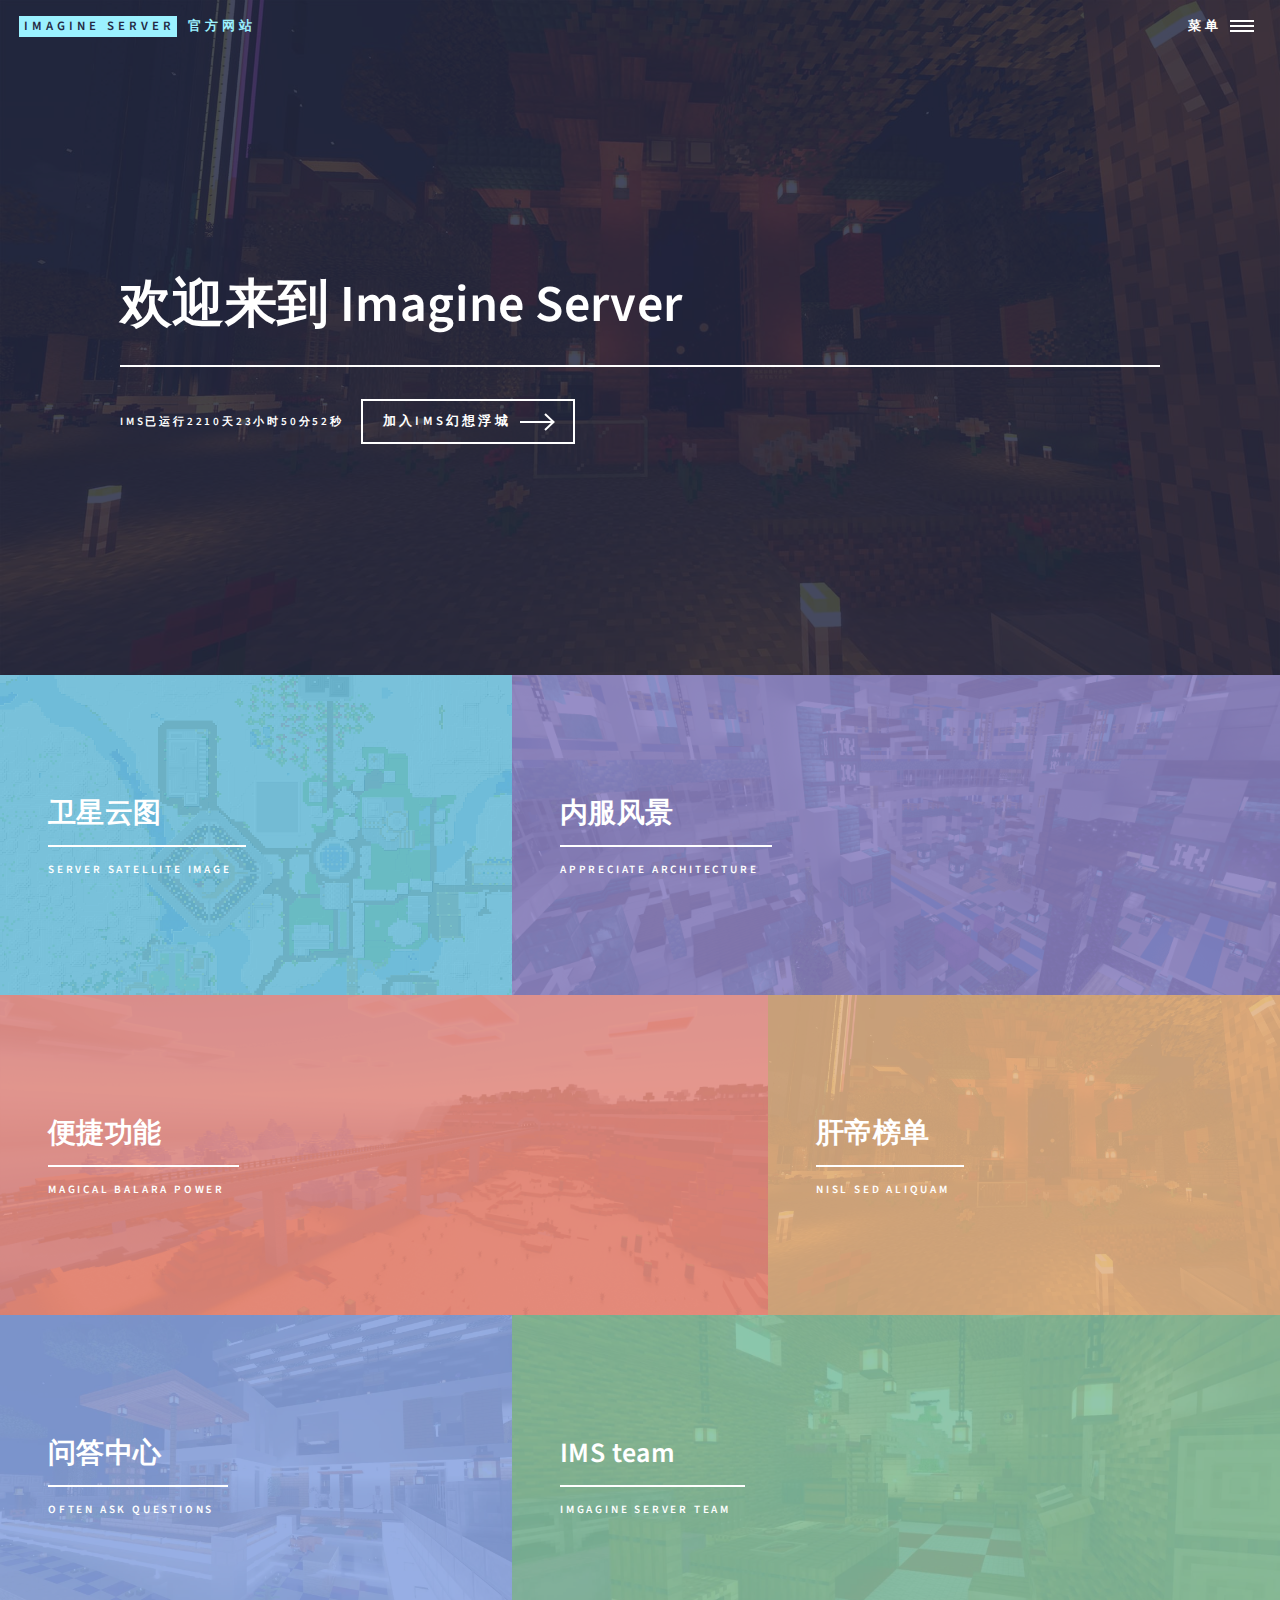
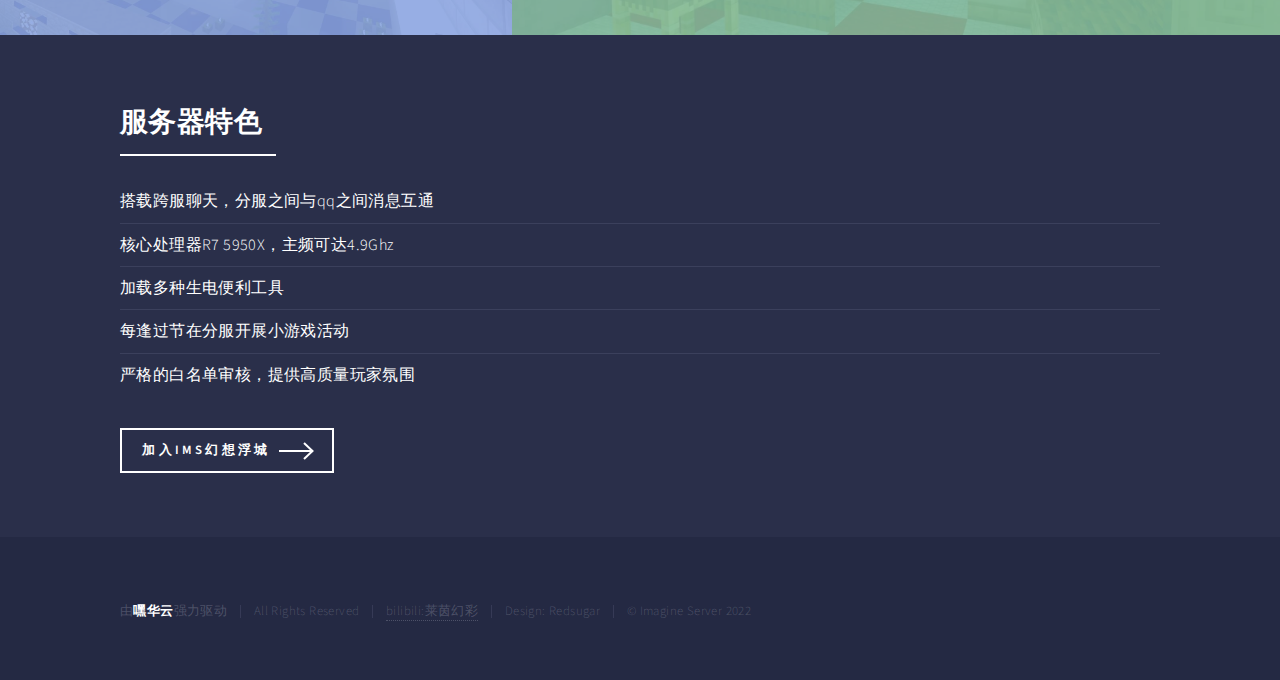
<file: index.html>
<!DOCTYPE HTML>
<!--
	Forty by HTML5 UP
	html5up.net | @ajlkn
	Free for personal and commercial use under the CCA 3.0 license (html5up.net/license)
-->
<html>
	<head>
			<title>幻想浮城生电服务器 | 官方网站</title>
			<meta charset="utf-8" />
			<meta name="keywords" content="幻想浮城,ims服务器,imsserver,幻想浮城国际服,">
			<meta name="viewport" content="width=device-width, initial-scale=1, user-scalable=no" />
			<link rel="stylesheet" href="assets/css/main.css" />
			<link rel="shortcut icon" href="images/cd.ico"/>
			<noscript><link rel="stylesheet" href="assets/css/noscript.css" /></noscript>
		</head>
	<body class="is-preload">

		<!-- Wrapper -->
			<div id="wrapper">

				<!-- Header -->
					<header id="header" class="alt">
						<a href="index.html" class="logo"><strong>Imagine  Server</strong> <span> 官方网站</span></a>
						<nav>
							<a href="#menu">菜单</a>
						</nav>
					</header>

				<!-- Menu -->
					<nav id="menu">
						<ul class="links">
							<li><a href="index.html">首页</a></li>
							<li><a href="team.html">IMS team</a></li>
							<li><a href="function.html">便捷功能</a></li>
							<li><a href="404.html">最新动态</a></li>
						</ul>
						<ul class="actions stacked">
							<li><a href="https://jq.qq.com/?_wv=1027&k=iuKYeEGl" class="button primary fit">加入玩家交流群</a></li>
						</ul>
					</nav>

				<!-- Banner -->
					<section id="banner" class="major">
						<div class="inner">
							<span class="image">
								<img src="images/pic07.jpg" alt="" />
							</span>
							<header class="major">
								<h1>欢迎来到 Imagine  Server </h1>
							</header>
							<div class="content">
								<p id="h1"></p>
								<ul class="actions ">
									<li><a href="#two" class="button next scrolly">加入IMS幻想浮城</a></li>
								</ul>
							</div>
						</div>
						
					</section>
					<script>
					window.onload=function starttime(){
					        time(h1,'2020/7/4');   
					        ptimer = setTimeout(starttime,1000); 
					}
					    function time(obj,futimg){
					        var nowtime = new Date().getTime(); 
					        var futruetime =  new Date(futimg).getTime(); 
					        var msec = nowtime-futruetime; 
					        var time = (msec/1000);  
					        var day = parseInt(time/86400); 
					        var hour = parseInt(time/3600)-24*day;    
					        var minute = parseInt(time%3600/60); 
					        var second = parseInt(time%60); 
					        obj.innerHTML="IMS已运行"+day+"天"+hour+"小时"+minute+"分"+second+"秒"+""
					}
					</script>

				<!-- Main -->
					<div id="main">

						<!-- One -->
							<section id="one" class="tiles">
								<article>
									<span class="image">
										<img src="images/pic01.png" alt="" />
									</span>
									<header class="major">
										<h3><a href="http://mc.imsmcserver.com:20410" class="link">卫星云图</a></h3>
										<p>Server satellite image</p>
									</header>
								</article>
								<article>
									<span class="image">
										<img src="images/pic28.png" alt="" />
									</span>
									<header class="major">
										<h3><a href="pic.html" class="link">内服风景</a></h3>
										<p>Appreciate architecture</p>
									</header>
								</article>
								<article>
									<span class="image">
										<img src="images/pic37.png" alt="" />
									</span>
									<header class="major">
										<h3><a href="function.html" class="link">便捷功能</a></h3>
										<p>Magical balara power</p>
									</header>
								</article>
								<article>
									<span class="image">
										<img src="./images/pic07.jpg" alt="" />
									</span>
									<header class="major">
										<h3><a href="list-w-1.html" class="link">肝帝榜单</a></h3>
										<p>Nisl sed aliquam</p>
									</header>
								</article>
								<article>
									<span class="image">
										<img src="images/pic05.jpg" alt="" />
									</span>
									<header class="major">
										<h3><a href="404.html" class="link">问答中心</a></h3>
										<p>Often ask questions</p>
									</header>
								</article>
								<article>
									<span class="image">
										<img src="images/pic02.jpg" alt="" />
									</span>
									<header class="major">
										<h3><a href="team.html" class="link">IMS team</a></h3>
										<p>imgagine server team</p>
									</header>
								</article>
							</section>

						<!-- Two -->
							<section id="two">
								<div class="inner">
									<header class="major">
										<h2>服务器特色</h2>
									</header>
									<ul class="alt">
										<li>搭载跨服聊天，分服之间与qq之间消息互通</li>
										<li>核心处理器R7 5950X，主频可达4.9Ghz</li>
										<li>加载多种生电便利工具</li>
										<li>每逢过节在分服开展小游戏活动</li>
										<li>严格的白名单审核，提供高质量玩家氛围</li>
									</ul>
									<ul class="actions">
										<li><a href="jiao.html" class="button next">加入IMS幻想浮城</a></li>
									</ul>
								</div>
							</section>

					</div>

				<!-- Contact -->
					<footer id="footer">
						<div class="inner">
							<ul class="copyright">
								<li>由<strong>嘿华云</strong>强力驱动</li><li>All Rights Reserved</li><li><a href="https://space.bilibili.com/520320534/">bilibili:莱茵幻彩</a></li><li>Design: Redsugar</li><li>&copy; Imagine Server 2022</li><!--   莱幻工作室——IMS幻想浮城服务器管理组-->
							</ul>
						</div>
					</footer>

			</div>

		<!-- Scripts -->
			<script src="assets/js/jquery.min.js"></script>
			<script src="assets/js/jquery.scrolly.min.js"></script>
			<script src="assets/js/jquery.scrollex.min.js"></script>
			<script src="assets/js/browser.min.js"></script>
			<script src="assets/js/breakpoints.min.js"></script>
			<script src="assets/js/util.js"></script>
			<script src="assets/js/main.js"></script>

	</body>
</html>
</file>
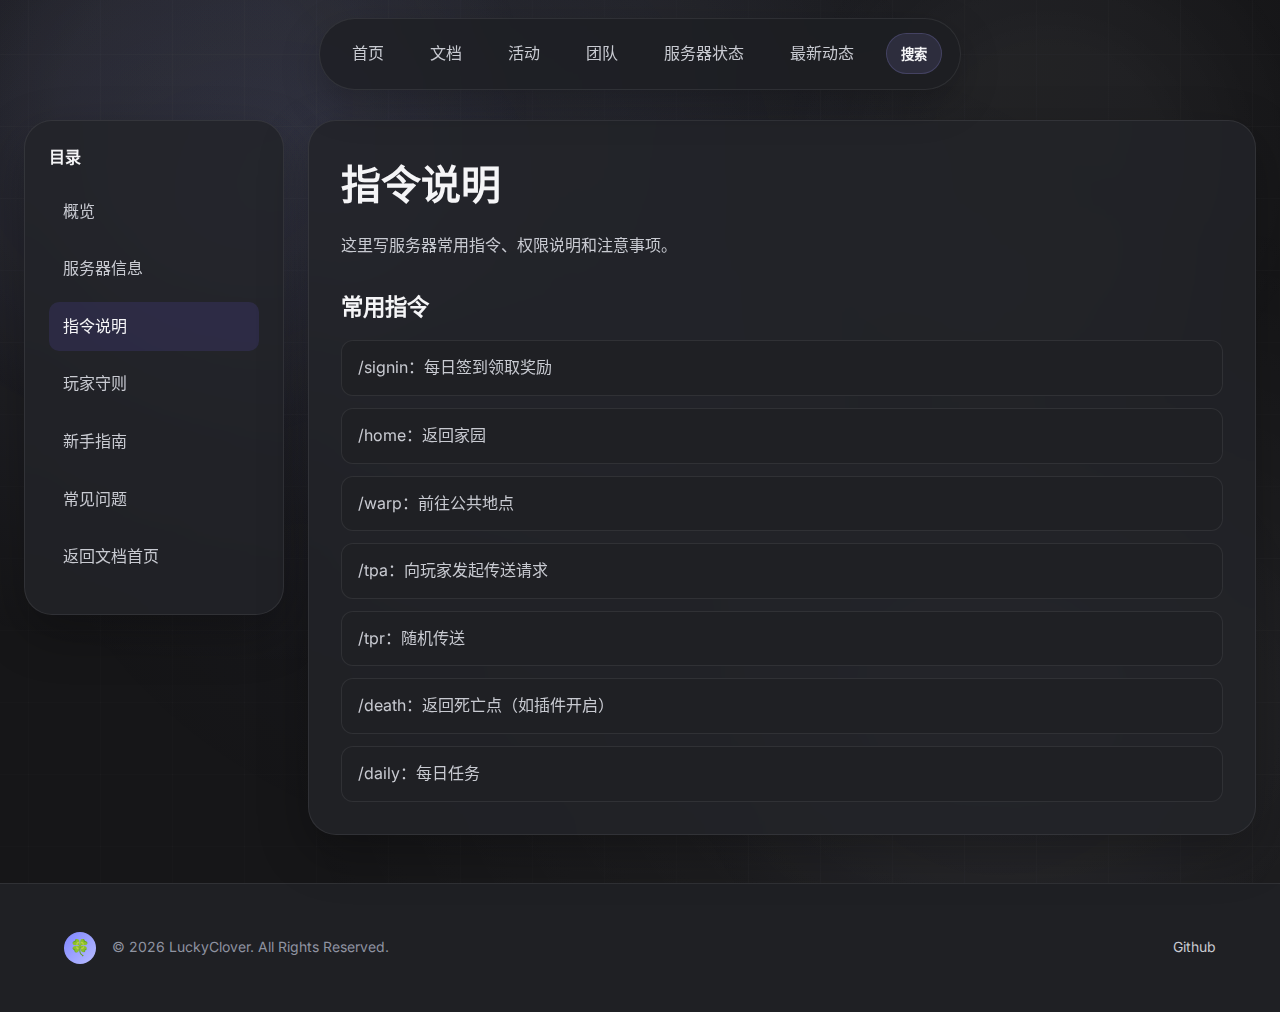
<file: docs-command-guide.html>
<!DOCTYPE html>
<html lang="zh-CN">
<head><meta charset="UTF-8"><meta name="viewport" content="width=device-width, initial-scale=1.0"><title>指令说明 - LuckyClover Docs</title><link rel="stylesheet" href="assets/css/modern-fixed.css"><link rel="shortcut icon" href="images/cd.ico"><link href="https://fonts.googleapis.com/css2?family=Inter:wght@400;500;600;700;800&display=swap" rel="stylesheet"><style>.docs-layout{display:grid;grid-template-columns:260px minmax(0,1fr);gap:24px;padding:120px 24px 48px;max-width:1440px;margin:0 auto}.docs-sidebar,.docs-content{background:var(--bg-card);border:1px solid var(--border-color);border-radius:var(--radius-lg);box-shadow:var(--shadow-card)}.docs-sidebar{padding:24px;position:sticky;top:96px;height:fit-content}.docs-sidebar h3{font-size:1rem;margin-bottom:16px;color:var(--text-primary)}.docs-sidebar a{display:block;padding:12px 14px;border-radius:10px;color:var(--text-secondary);margin-bottom:8px;transition:all .25s ease}.docs-sidebar a:hover,.docs-sidebar a.active{background:rgba(108,92,231,.14);color:var(--text-primary)}.docs-content{padding:32px;min-width:0}.docs-content h1{font-size:2.5rem;margin-bottom:14px}.docs-content h2{font-size:1.4rem;margin:28px 0 14px}.docs-content p{color:var(--text-secondary);line-height:1.85;margin-bottom:16px}.docs-list{display:grid;gap:12px;margin:16px 0 0}.docs-list .item{padding:14px 16px;border-radius:12px;background:var(--bg-secondary);border:1px solid var(--border-color);color:var(--text-secondary)}@media (max-width:1100px){.docs-layout{grid-template-columns:1fr}.docs-sidebar{position:static}}@media (max-width:768px){.docs-layout{padding-top:96px}.docs-content h1{font-size:2rem}}</style></head>
<body><header><div class="container"><div class="header-content"><a href="index.html" class="logo"><div class="logo-icon">🍀</div><span>LuckyClover</span></a><button class="mobile-menu-btn" onclick="toggleMenu()"><span></span><span></span><span></span></button><nav><a href="index.html">首页</a><a href="docs.html">文档</a><a href="huodong.html">活动</a><a href="team.html">团队</a><a href="status.html">服务器状态</a><a href="note.html">最新动态</a><button class="docs-search-btn" type="button" onclick="openDocsSearch()">搜索</button></nav></div></div></header><main class="docs-layout"><aside class="docs-sidebar"><h3>目录</h3><a href="docs-overview.html">概览</a><a href="docs-server-info.html">服务器信息</a><a class="active" href="docs-command-guide.html">指令说明</a><a href="docs-rules.html">玩家守则</a><a href="docs-guide.html">新手指南</a><a href="docs-faq.html">常见问题</a><a href="docs.html">返回文档首页</a></aside><section class="docs-content"><h1>指令说明</h1><p>这里写服务器常用指令、权限说明和注意事项。</p><h2>常用指令</h2><div class="docs-list"><div class="item">/signin：每日签到领取奖励</div><div class="item">/home：返回家园</div><div class="item">/warp：前往公共地点</div><div class="item">/tpa：向玩家发起传送请求</div><div class="item">/tpr：随机传送</div><div class="item">/death：返回死亡点（如插件开启）</div><div class="item">/daily：每日任务</div></div></section></main><footer><div class="container"><div class="footer-content"><div class="footer-left"><div class="logo-icon" style="width:32px;height:32px;font-size:1rem;">🍀</div><p>© 2026 LuckyClover. All Rights Reserved.</p></div><div class="footer-right"><a href="https://github.com/beeeee-really">Github</a></div></div></div></footer><div class="docs-search-modal" id="docs-search-modal" aria-hidden="true"><div class="docs-search-panel"><input id="docs-modal-input" type="text" placeholder="搜索文档，按 Ctrl + K"><div class="docs-search-results" id="docs-modal-results"></div></div></div><script>function toggleMenu(){document.querySelector('nav').classList.toggle('active')}document.querySelectorAll('nav a').forEach(link=>link.addEventListener('click',()=>{if(window.innerWidth<=768)document.querySelector('nav').classList.remove('active')}));const docsModal=document.getElementById('docs-search-modal');const docsModalInput=document.getElementById('docs-modal-input');const docsModalResults=document.getElementById('docs-modal-results');const docsPages=[{title:'概览',href:'docs-overview.html',desc:'快速了解服务器与文档结构。',keywords:'概览 快速了解 介绍'},{title:'服务器信息',href:'docs-server-info.html',desc:'查看服务器地址、版本、模式等信息。',keywords:'服务器信息 ip 版本 模式'},{title:'指令说明',href:'docs-command-guide.html',desc:'整理常用指令与权限说明。',keywords:'指令 说明 命令'},{title:'玩家守则',href:'docs-rules.html',desc:'服务器内的行为规范和注意事项。',keywords:'玩家守则 规则 纪律'},{title:'新手指南',href:'docs-guide.html',desc:'新玩家入服流程与基础说明。',keywords:'新手 指南 入服 教程'},{title:'常见问题',href:'docs-faq.html',desc:'常见疑问和快速解答。',keywords:'常见问题 faq 问答'}];function renderDocsResults(query){const text=query.trim().toLowerCase();const items=docsPages.filter(page=>`${page.title} ${page.desc} ${page.keywords}`.toLowerCase().includes(text));docsModalResults.innerHTML=items.map(page=>`<a class="docs-search-result" href="${page.href}"><strong>${page.title}</strong><span>${page.desc}</span></a>`).join('')||'<div class="docs-search-result"><strong>没有结果</strong><span>试试别的关键词</span></div>';}function openDocsSearch(){docsModal.classList.add('active');docsModal.setAttribute('aria-hidden','false');docsModalInput.value='';renderDocsResults('');setTimeout(()=>docsModalInput.focus(),0);}function closeDocsSearch(){docsModal.classList.remove('active');docsModal.setAttribute('aria-hidden','true');}docsModalInput.addEventListener('input',()=>renderDocsResults(docsModalInput.value));docsModal.addEventListener('click',event=>{if(event.target===docsModal)closeDocsSearch()});document.addEventListener('keydown',event=>{if((event.ctrlKey||event.metaKey)&&event.key.toLowerCase()==='k'){event.preventDefault();openDocsSearch()}if(event.key==='Escape')closeDocsSearch()});</script></body></html>
</file>
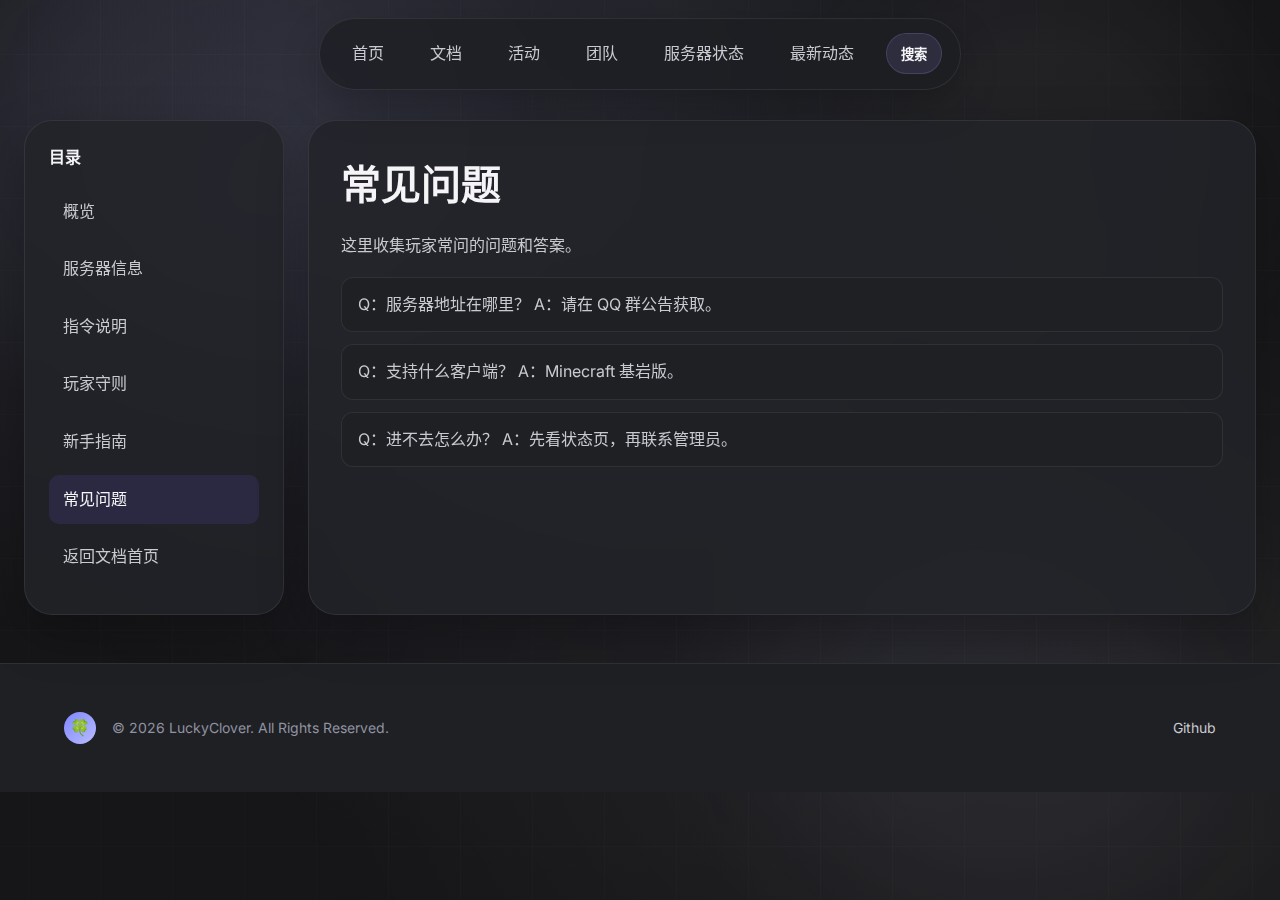
<file: docs-faq.html>
<!DOCTYPE html>
<html lang="zh-CN">
<head><meta charset="UTF-8"><meta name="viewport" content="width=device-width, initial-scale=1.0">
  <meta name="description" content="查看 LuckyClover 常见问题与解答，快速解决新玩家和日常游玩中的疑问。"><title>常见问题 - LuckyClover Docs</title><link rel="stylesheet" href="assets/css/modern-fixed.css"><link rel="icon" href="images/cd.ico"><link href="https://fonts.googleapis.com/css2?family=Inter:wght@400;500;600;700;800&display=swap" rel="stylesheet"><style>.docs-layout{display:grid;grid-template-columns:260px minmax(0,1fr);gap:24px;padding:120px 24px 48px;max-width:1440px;margin:0 auto}.docs-sidebar,.docs-content{background:var(--bg-card);border:1px solid var(--border-color);border-radius:var(--radius-lg);box-shadow:var(--shadow-card)}.docs-sidebar{padding:24px;position:sticky;top:96px;height:fit-content}.docs-sidebar h3{font-size:1rem;margin-bottom:16px;color:var(--text-primary)}.docs-sidebar a{display:block;padding:12px 14px;border-radius:10px;color:var(--text-secondary);margin-bottom:8px;transition:all .25s ease}.docs-sidebar a:hover,.docs-sidebar a.active{background:rgba(108,92,231,.14);color:var(--text-primary)}.docs-content{padding:32px;min-width:0}.docs-content h1{font-size:2.5rem;margin-bottom:14px}.docs-content h2{font-size:1.4rem;margin:28px 0 14px}.docs-content p{color:var(--text-secondary);line-height:1.85;margin-bottom:16px}.docs-list{display:grid;gap:12px;margin:16px 0 0}.docs-list .item{padding:14px 16px;border-radius:12px;background:var(--bg-secondary);border:1px solid var(--border-color);color:var(--text-secondary)}@media (max-width:1100px){.docs-layout{grid-template-columns:1fr}.docs-sidebar{position:static}}@media (max-width:768px){.docs-layout{padding-top:96px}.docs-content h1{font-size:2rem}}</style></head>
<body><header><div class="container"><div class="header-content"><a href="index.html" class="logo"><div class="logo-icon">🍀</div><span>LuckyClover</span></a><button class="mobile-menu-btn" type="button" onclick="toggleMenu()" aria-label="切换菜单" aria-controls="main-nav" aria-expanded="false"><span></span><span></span><span></span></button><nav id="main-nav"><a href="index.html">首页</a><a href="docs.html" class="active" aria-current="page">文档</a><a href="huodong.html">活动</a><a href="team.html">团队</a><a href="status.html">服务器状态</a><a href="note.html">最新动态</a><button class="docs-search-btn" type="button" onclick="openDocsSearch()">搜索</button></nav></div></div></header><main class="docs-layout"><aside class="docs-sidebar"><h3>目录</h3><a href="docs-overview.html">概览</a><a href="docs-server-info.html">服务器信息</a><a href="docs-command-guide.html">指令说明</a><a href="docs-rules.html">玩家守则</a><a href="docs-guide.html">新手指南</a><a class="active" href="docs-faq.html">常见问题</a><a href="docs.html">返回文档首页</a></aside><section class="docs-content"><h1>常见问题</h1><p>这里收集玩家常问的问题和答案。</p><div class="docs-list"><div class="item">Q：服务器地址在哪里？ A：请在 QQ 群公告获取。</div><div class="item">Q：支持什么客户端？ A：Minecraft 基岩版。</div><div class="item">Q：进不去怎么办？ A：先看状态页，再联系管理员。</div></div></section></main><footer><div class="container"><div class="footer-content"><div class="footer-left"><div class="logo-icon" style="width:32px;height:32px;font-size:1rem;">🍀</div><p>© 2026 LuckyClover. All Rights Reserved.</p></div><div class="footer-right"><a href="https://github.com/beeeee-really">Github</a></div></div></div></footer><div class="docs-search-modal" id="docs-search-modal" aria-hidden="true"><div class="docs-search-panel"><input id="docs-modal-input" type="text" placeholder="搜索文档，按 Ctrl + K"><div class="docs-search-results" id="docs-modal-results"></div></div></div><script>function toggleMenu(){const nav=document.getElementById('main-nav');const button=document.querySelector('.mobile-menu-btn');const isActive=nav.classList.toggle('active');button.setAttribute('aria-expanded',isActive?'true':'false')}document.querySelectorAll('#main-nav a').forEach(link=>link.addEventListener('click',()=>{if(window.innerWidth<=768){const nav=document.getElementById('main-nav');const button=document.querySelector('.mobile-menu-btn');nav.classList.remove('active');button.setAttribute('aria-expanded','false')}}));const docsModal=document.getElementById('docs-search-modal');const docsModalInput=document.getElementById('docs-modal-input');const docsModalResults=document.getElementById('docs-modal-results');const docsPages=[{title:'概览',href:'docs-overview.html',desc:'快速了解服务器与文档结构。',keywords:'概览 快速了解 介绍'},{title:'服务器信息',href:'docs-server-info.html',desc:'查看服务器地址、版本、模式等信息。',keywords:'服务器信息 ip 版本 模式'},{title:'指令说明',href:'docs-command-guide.html',desc:'整理常用指令与权限说明。',keywords:'指令 说明 命令'},{title:'玩家守则',href:'docs-rules.html',desc:'服务器内的行为规范和注意事项。',keywords:'玩家守则 规则 纪律'},{title:'新手指南',href:'docs-guide.html',desc:'新玩家入服流程与基础说明。',keywords:'新手 指南 入服 教程'},{title:'常见问题',href:'docs-faq.html',desc:'常见疑问和快速解答。',keywords:'常见问题 faq 问答'}];function renderDocsResults(query){const text=query.trim().toLowerCase();const items=docsPages.filter(page=>`${page.title} ${page.desc} ${page.keywords}`.toLowerCase().includes(text));docsModalResults.innerHTML=items.map(page=>`<a class="docs-search-result" href="${page.href}"><strong>${page.title}</strong><span>${page.desc}</span></a>`).join('')||'<div class="docs-search-result"><strong>没有结果</strong><span>试试别的关键词</span></div>';}function openDocsSearch(){docsModal.classList.add('active');docsModal.setAttribute('aria-hidden','false');docsModalInput.value='';renderDocsResults('');setTimeout(()=>docsModalInput.focus(),0);}function closeDocsSearch(){docsModal.classList.remove('active');docsModal.setAttribute('aria-hidden','true');}docsModalInput.addEventListener('input',()=>renderDocsResults(docsModalInput.value));docsModal.addEventListener('click',event=>{if(event.target===docsModal)closeDocsSearch()});document.addEventListener('keydown',event=>{if((event.ctrlKey||event.metaKey)&&event.key.toLowerCase()==='k'){event.preventDefault();openDocsSearch()}if(event.key==='Escape')closeDocsSearch()});</script></body></html>
</file>
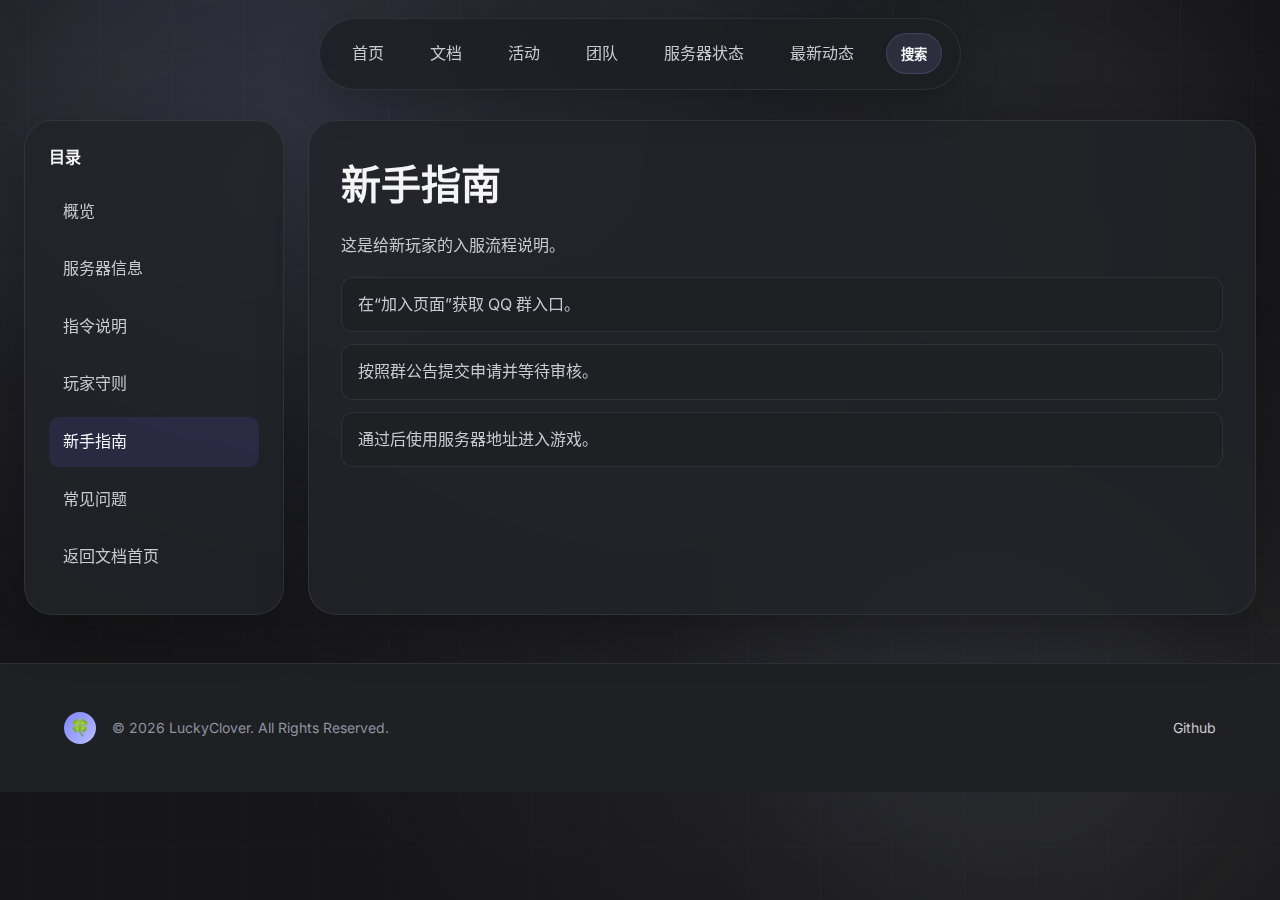
<file: docs-guide.html>
<!DOCTYPE html>
<html lang="zh-CN">
<head><meta charset="UTF-8"><meta name="viewport" content="width=device-width, initial-scale=1.0">
  <meta name="description" content="LuckyClover 新手指南，帮助新玩家快速完成入服、熟悉规则并开始游玩。"><title>新手指南 - LuckyClover Docs</title><link rel="stylesheet" href="assets/css/modern-fixed.css"><link rel="icon" href="images/cd.ico"><link href="https://fonts.googleapis.com/css2?family=Inter:wght@400;500;600;700;800&display=swap" rel="stylesheet"><style>.docs-layout{display:grid;grid-template-columns:260px minmax(0,1fr);gap:24px;padding:120px 24px 48px;max-width:1440px;margin:0 auto}.docs-sidebar,.docs-content{background:var(--bg-card);border:1px solid var(--border-color);border-radius:var(--radius-lg);box-shadow:var(--shadow-card)}.docs-sidebar{padding:24px;position:sticky;top:96px;height:fit-content}.docs-sidebar h3{font-size:1rem;margin-bottom:16px;color:var(--text-primary)}.docs-sidebar a{display:block;padding:12px 14px;border-radius:10px;color:var(--text-secondary);margin-bottom:8px;transition:all .25s ease}.docs-sidebar a:hover,.docs-sidebar a.active{background:rgba(108,92,231,.14);color:var(--text-primary)}.docs-content{padding:32px;min-width:0}.docs-content h1{font-size:2.5rem;margin-bottom:14px}.docs-content h2{font-size:1.4rem;margin:28px 0 14px}.docs-content p{color:var(--text-secondary);line-height:1.85;margin-bottom:16px}.docs-list{display:grid;gap:12px;margin:16px 0 0}.docs-list .item{padding:14px 16px;border-radius:12px;background:var(--bg-secondary);border:1px solid var(--border-color);color:var(--text-secondary)}@media (max-width:1100px){.docs-layout{grid-template-columns:1fr}.docs-sidebar{position:static}}@media (max-width:768px){.docs-layout{padding-top:96px}.docs-content h1{font-size:2rem}}</style></head>
<body><header><div class="container"><div class="header-content"><a href="index.html" class="logo"><div class="logo-icon">🍀</div><span>LuckyClover</span></a><button class="mobile-menu-btn" type="button" onclick="toggleMenu()" aria-label="切换菜单" aria-controls="main-nav" aria-expanded="false"><span></span><span></span><span></span></button><nav id="main-nav"><a href="index.html">首页</a><a href="docs.html" class="active" aria-current="page">文档</a><a href="huodong.html">活动</a><a href="team.html">团队</a><a href="status.html">服务器状态</a><a href="note.html">最新动态</a><button class="docs-search-btn" type="button" onclick="openDocsSearch()">搜索</button></nav></div></div></header><main class="docs-layout"><aside class="docs-sidebar"><h3>目录</h3><a href="docs-overview.html">概览</a><a href="docs-server-info.html">服务器信息</a><a href="docs-command-guide.html">指令说明</a><a href="docs-rules.html">玩家守则</a><a class="active" href="docs-guide.html">新手指南</a><a href="docs-faq.html">常见问题</a><a href="docs.html">返回文档首页</a></aside><section class="docs-content"><h1>新手指南</h1><p>这是给新玩家的入服流程说明。</p><div class="docs-list"><div class="item">在“加入页面”获取 QQ 群入口。</div><div class="item">按照群公告提交申请并等待审核。</div><div class="item">通过后使用服务器地址进入游戏。</div></div></section></main><footer><div class="container"><div class="footer-content"><div class="footer-left"><div class="logo-icon" style="width:32px;height:32px;font-size:1rem;">🍀</div><p>© 2026 LuckyClover. All Rights Reserved.</p></div><div class="footer-right"><a href="https://github.com/beeeee-really">Github</a></div></div></div></footer><div class="docs-search-modal" id="docs-search-modal" aria-hidden="true"><div class="docs-search-panel"><input id="docs-modal-input" type="text" placeholder="搜索文档，按 Ctrl + K"><div class="docs-search-results" id="docs-modal-results"></div></div></div><script>function toggleMenu(){const nav=document.getElementById('main-nav');const button=document.querySelector('.mobile-menu-btn');const isActive=nav.classList.toggle('active');button.setAttribute('aria-expanded',isActive?'true':'false')}document.querySelectorAll('#main-nav a').forEach(link=>link.addEventListener('click',()=>{if(window.innerWidth<=768){const nav=document.getElementById('main-nav');const button=document.querySelector('.mobile-menu-btn');nav.classList.remove('active');button.setAttribute('aria-expanded','false')}}));const docsModal=document.getElementById('docs-search-modal');const docsModalInput=document.getElementById('docs-modal-input');const docsModalResults=document.getElementById('docs-modal-results');const docsPages=[{title:'概览',href:'docs-overview.html',desc:'快速了解服务器与文档结构。',keywords:'概览 快速了解 介绍'},{title:'服务器信息',href:'docs-server-info.html',desc:'查看服务器地址、版本、模式等信息。',keywords:'服务器信息 ip 版本 模式'},{title:'指令说明',href:'docs-command-guide.html',desc:'整理常用指令与权限说明。',keywords:'指令 说明 命令'},{title:'玩家守则',href:'docs-rules.html',desc:'服务器内的行为规范和注意事项。',keywords:'玩家守则 规则 纪律'},{title:'新手指南',href:'docs-guide.html',desc:'新玩家入服流程与基础说明。',keywords:'新手 指南 入服 教程'},{title:'常见问题',href:'docs-faq.html',desc:'常见疑问和快速解答。',keywords:'常见问题 faq 问答'}];function renderDocsResults(query){const text=query.trim().toLowerCase();const items=docsPages.filter(page=>`${page.title} ${page.desc} ${page.keywords}`.toLowerCase().includes(text));docsModalResults.innerHTML=items.map(page=>`<a class="docs-search-result" href="${page.href}"><strong>${page.title}</strong><span>${page.desc}</span></a>`).join('')||'<div class="docs-search-result"><strong>没有结果</strong><span>试试别的关键词</span></div>';}function openDocsSearch(){docsModal.classList.add('active');docsModal.setAttribute('aria-hidden','false');docsModalInput.value='';renderDocsResults('');setTimeout(()=>docsModalInput.focus(),0);}function closeDocsSearch(){docsModal.classList.remove('active');docsModal.setAttribute('aria-hidden','true');}docsModalInput.addEventListener('input',()=>renderDocsResults(docsModalInput.value));docsModal.addEventListener('click',event=>{if(event.target===docsModal)closeDocsSearch()});document.addEventListener('keydown',event=>{if((event.ctrlKey||event.metaKey)&&event.key.toLowerCase()==='k'){event.preventDefault();openDocsSearch()}if(event.key==='Escape')closeDocsSearch()});</script></body></html>
</file>
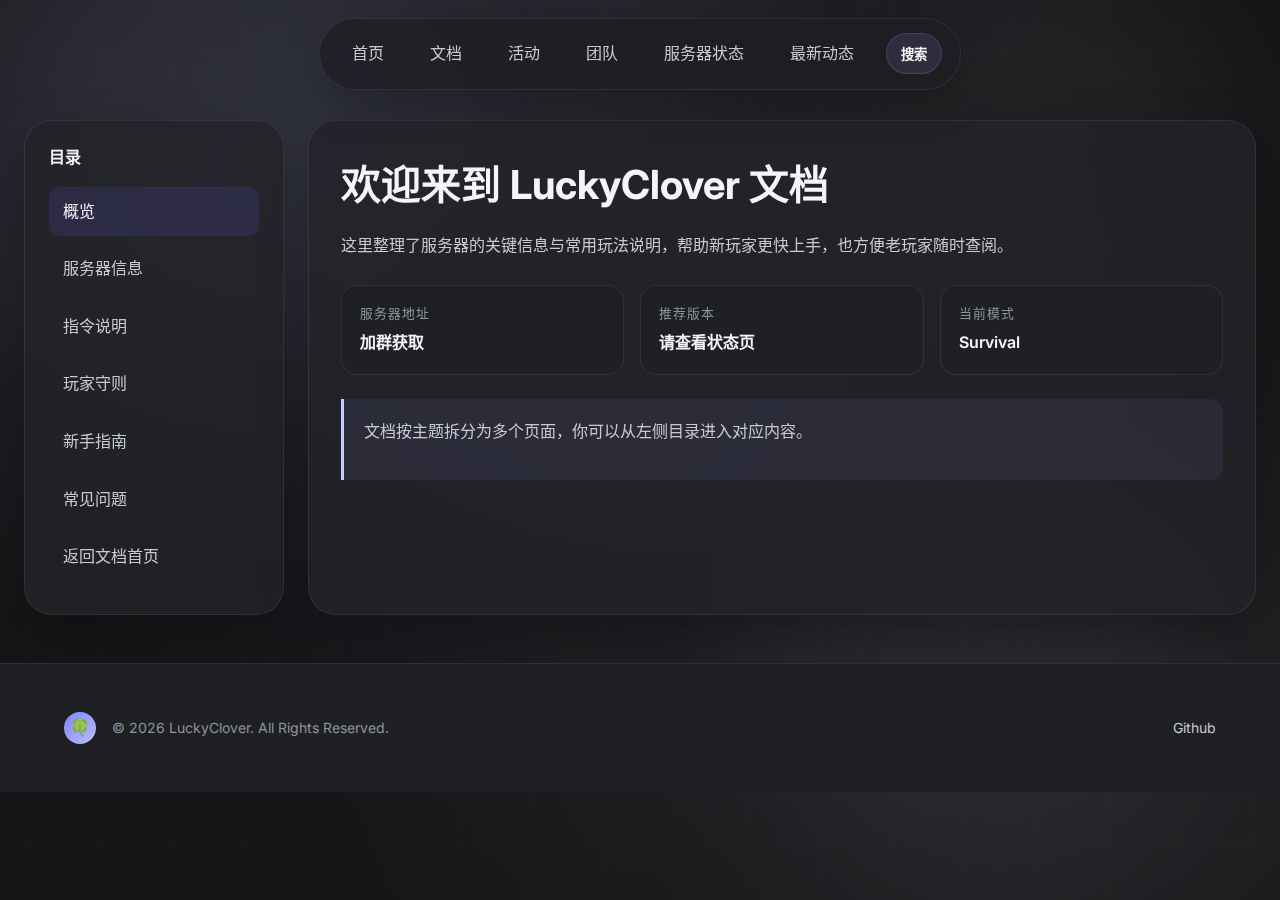
<file: docs-overview.html>
<!DOCTYPE html>
<html lang="zh-CN">
<head>
  <meta charset="UTF-8">
  <meta name="viewport" content="width=device-width, initial-scale=1.0">
  <title>概览 - LuckyClover Docs</title>
  <link rel="stylesheet" href="assets/css/modern-fixed.css">
  <link rel="shortcut icon" href="images/cd.ico">
  <link href="https://fonts.googleapis.com/css2?family=Inter:wght@400;500;600;700;800&display=swap" rel="stylesheet">
  <style>
    .docs-layout { display: grid; grid-template-columns: 260px minmax(0, 1fr); gap: 24px; padding: 120px 24px 48px; max-width: 1440px; margin: 0 auto; }
    .docs-sidebar, .docs-content { background: var(--bg-card); border: 1px solid var(--border-color); border-radius: var(--radius-lg); box-shadow: var(--shadow-card); }
    .docs-sidebar { padding: 24px; position: sticky; top: 96px; height: fit-content; }
    .docs-sidebar h3 { font-size: 1rem; margin-bottom: 16px; color: var(--text-primary); }
    .docs-sidebar a { display: block; padding: 12px 14px; border-radius: 10px; color: var(--text-secondary); margin-bottom: 8px; transition: all 0.25s ease; }
    .docs-sidebar a:hover, .docs-sidebar a.active { background: rgba(108, 92, 231, 0.14); color: var(--text-primary); }
    .docs-content { padding: 32px; min-width: 0; }
    .docs-content h1 { font-size: 2.5rem; margin-bottom: 14px; }
    .docs-content h2 { font-size: 1.4rem; margin: 28px 0 14px; }
    .docs-content p { color: var(--text-secondary); line-height: 1.85; margin-bottom: 16px; }
    .docs-card-grid { display: grid; grid-template-columns: repeat(auto-fit, minmax(220px, 1fr)); gap: 16px; margin: 24px 0; }
    .docs-card { padding: 18px; border-radius: var(--radius-md); background: var(--bg-secondary); border: 1px solid var(--border-color); }
    .docs-card .label { font-size: 0.8rem; color: var(--text-muted); margin-bottom: 6px; text-transform: uppercase; letter-spacing: 0.08em; }
    .docs-card .value { font-size: 1rem; color: var(--text-primary); font-weight: 600; word-break: break-word; }
    .docs-block { padding: 18px 18px 18px 20px; border-left: 3px solid var(--accent-secondary); background: rgba(162, 155, 254, 0.08); border-radius: 0 14px 14px 0; margin: 18px 0; }
    @media (max-width: 1100px) { .docs-layout { grid-template-columns: 1fr; } .docs-sidebar { position: static; } }
    @media (max-width: 768px) { .docs-layout { padding-top: 96px; } .docs-content h1 { font-size: 2rem; } }
  </style>
</head>
<body>
  <header>
    <div class="container"><div class="header-content">
      <a href="index.html" class="logo"><div class="logo-icon">🍀</div><span>LuckyClover</span></a>
      <button class="mobile-menu-btn" onclick="toggleMenu()"><span></span><span></span><span></span></button>
      <nav>
        <a href="index.html">首页</a><a href="docs.html">文档</a><a href="huodong.html">活动</a><a href="team.html">团队</a><a href="status.html">服务器状态</a><a href="note.html">最新动态</a><button class="docs-search-btn" type="button" onclick="openDocsSearch()">搜索</button>
      </nav>
    </div></div>
  </header>
  <main class="docs-layout">
    <aside class="docs-sidebar">
      <h3>目录</h3>
      <a class="active" href="docs-overview.html">概览</a>
      <a href="docs-server-info.html">服务器信息</a>
      <a href="docs-command-guide.html">指令说明</a>
      <a href="docs-rules.html">玩家守则</a>
      <a href="docs-guide.html">新手指南</a>
      <a href="docs-faq.html">常见问题</a>
      <a href="docs.html">返回文档首页</a>
    </aside>
    <section class="docs-content">
      <h1>欢迎来到 LuckyClover 文档</h1>
      <p>这里整理了服务器的关键信息与常用玩法说明，帮助新玩家更快上手，也方便老玩家随时查阅。</p>
      <div class="docs-card-grid">
        <div class="docs-card"><div class="label">服务器地址</div><div class="value">加群获取</div></div>
        <div class="docs-card"><div class="label">推荐版本</div><div class="value">请查看状态页</div></div>
        <div class="docs-card"><div class="label">当前模式</div><div class="value">Survival</div></div>
      </div>
      <div class="docs-block"><p>文档按主题拆分为多个页面，你可以从左侧目录进入对应内容。</p></div>
    </section>
  </main>
  <footer><div class="container"><div class="footer-content"><div class="footer-left"><div class="logo-icon" style="width:32px;height:32px;font-size:1rem;">🍀</div><p>© 2026 LuckyClover. All Rights Reserved.</p></div><div class="footer-right"><a href="https://github.com/beeeee-really">Github</a></div></div></div></footer>
  <div class="docs-search-modal" id="docs-search-modal" aria-hidden="true"><div class="docs-search-panel"><input id="docs-modal-input" type="text" placeholder="搜索文档，按 Ctrl + K"><div class="docs-search-results" id="docs-modal-results"></div></div></div>
  <script>function toggleMenu(){document.querySelector('nav').classList.toggle('active')}document.querySelectorAll('nav a').forEach(link=>link.addEventListener('click',()=>{if(window.innerWidth<=768)document.querySelector('nav').classList.remove('active')}));const docsModal=document.getElementById('docs-search-modal');const docsModalInput=document.getElementById('docs-modal-input');const docsModalResults=document.getElementById('docs-modal-results');const docsPages=[{title:'概览',href:'docs-overview.html',desc:'快速了解服务器与文档结构。',keywords:'概览 快速了解 介绍'},{title:'服务器信息',href:'docs-server-info.html',desc:'查看服务器地址、版本、模式等信息。',keywords:'服务器信息 ip 版本 模式'},{title:'指令说明',href:'docs-command-guide.html',desc:'整理常用指令与权限说明。',keywords:'指令 说明 命令'},{title:'玩家守则',href:'docs-rules.html',desc:'服务器内的行为规范和注意事项。',keywords:'玩家守则 规则 纪律'},{title:'新手指南',href:'docs-guide.html',desc:'新玩家入服流程与基础说明。',keywords:'新手 指南 入服 教程'},{title:'常见问题',href:'docs-faq.html',desc:'常见疑问和快速解答。',keywords:'常见问题 faq 问答'}];function renderDocsResults(query){const text=query.trim().toLowerCase();const items=docsPages.filter(page=>`${page.title} ${page.desc} ${page.keywords}`.toLowerCase().includes(text));docsModalResults.innerHTML=items.map(page=>`<a class="docs-search-result" href="${page.href}"><strong>${page.title}</strong><span>${page.desc}</span></a>`).join('')||'<div class="docs-search-result"><strong>没有结果</strong><span>试试别的关键词</span></div>';}function openDocsSearch(){docsModal.classList.add('active');docsModal.setAttribute('aria-hidden','false');docsModalInput.value='';renderDocsResults('');setTimeout(()=>docsModalInput.focus(),0);}function closeDocsSearch(){docsModal.classList.remove('active');docsModal.setAttribute('aria-hidden','true');}docsModalInput.addEventListener('input',()=>renderDocsResults(docsModalInput.value));docsModal.addEventListener('click',event=>{if(event.target===docsModal)closeDocsSearch()});document.addEventListener('keydown',event=>{if((event.ctrlKey||event.metaKey)&&event.key.toLowerCase()==='k'){event.preventDefault();openDocsSearch()}if(event.key==='Escape')closeDocsSearch()});</script>
</body>
</html>
</file>
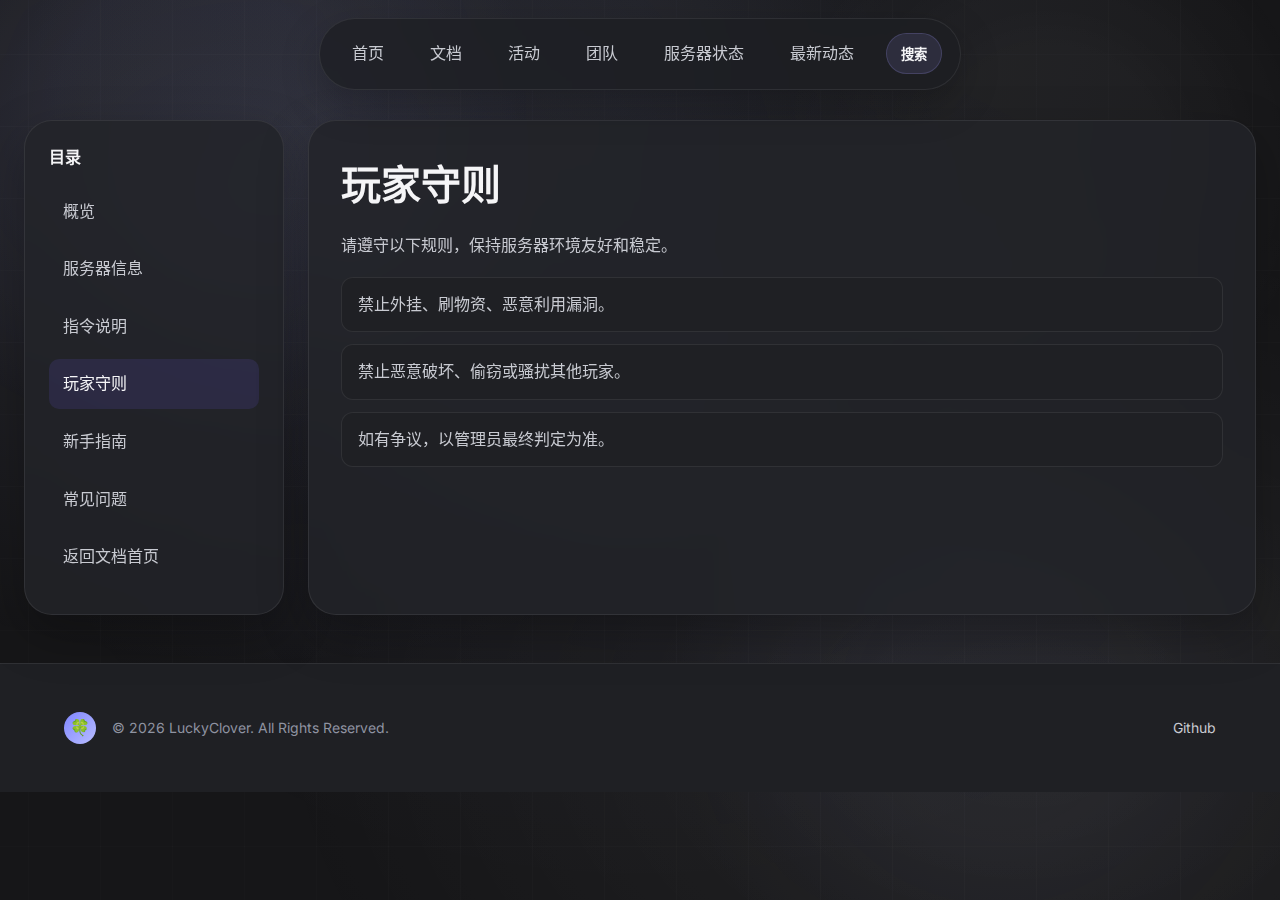
<file: docs-rules.html>
<!DOCTYPE html>
<html lang="zh-CN">
<head><meta charset="UTF-8"><meta name="viewport" content="width=device-width, initial-scale=1.0">
  <meta name="description" content="查看 LuckyClover 玩家守则，了解服务器中的行为规范与注意事项。"><title>玩家守则 - LuckyClover Docs</title><link rel="stylesheet" href="assets/css/modern-fixed.css"><link rel="icon" href="images/cd.ico"><link href="https://fonts.googleapis.com/css2?family=Inter:wght@400;500;600;700;800&display=swap" rel="stylesheet"><style>.docs-layout{display:grid;grid-template-columns:260px minmax(0,1fr);gap:24px;padding:120px 24px 48px;max-width:1440px;margin:0 auto}.docs-sidebar,.docs-content{background:var(--bg-card);border:1px solid var(--border-color);border-radius:var(--radius-lg);box-shadow:var(--shadow-card)}.docs-sidebar{padding:24px;position:sticky;top:96px;height:fit-content}.docs-sidebar h3{font-size:1rem;margin-bottom:16px;color:var(--text-primary)}.docs-sidebar a{display:block;padding:12px 14px;border-radius:10px;color:var(--text-secondary);margin-bottom:8px;transition:all .25s ease}.docs-sidebar a:hover,.docs-sidebar a.active{background:rgba(108,92,231,.14);color:var(--text-primary)}.docs-content{padding:32px;min-width:0}.docs-content h1{font-size:2.5rem;margin-bottom:14px}.docs-content h2{font-size:1.4rem;margin:28px 0 14px}.docs-content p{color:var(--text-secondary);line-height:1.85;margin-bottom:16px}.docs-list{display:grid;gap:12px;margin:16px 0 0}.docs-list .item{padding:14px 16px;border-radius:12px;background:var(--bg-secondary);border:1px solid var(--border-color);color:var(--text-secondary)}@media (max-width:1100px){.docs-layout{grid-template-columns:1fr}.docs-sidebar{position:static}}@media (max-width:768px){.docs-layout{padding-top:96px}.docs-content h1{font-size:2rem}}</style></head>
<body><header><div class="container"><div class="header-content"><a href="index.html" class="logo"><div class="logo-icon">🍀</div><span>LuckyClover</span></a><button class="mobile-menu-btn" type="button" onclick="toggleMenu()" aria-label="切换菜单" aria-controls="main-nav" aria-expanded="false"><span></span><span></span><span></span></button><nav id="main-nav"><a href="index.html">首页</a><a href="docs.html" class="active" aria-current="page">文档</a><a href="huodong.html">活动</a><a href="team.html">团队</a><a href="status.html">服务器状态</a><a href="note.html">最新动态</a><button class="docs-search-btn" type="button" onclick="openDocsSearch()">搜索</button></nav></div></div></header><main class="docs-layout"><aside class="docs-sidebar"><h3>目录</h3><a href="docs-overview.html">概览</a><a href="docs-server-info.html">服务器信息</a><a href="docs-command-guide.html">指令说明</a><a class="active" href="docs-rules.html">玩家守则</a><a href="docs-guide.html">新手指南</a><a href="docs-faq.html">常见问题</a><a href="docs.html">返回文档首页</a></aside><section class="docs-content"><h1>玩家守则</h1><p>请遵守以下规则，保持服务器环境友好和稳定。</p><div class="docs-list"><div class="item">禁止外挂、刷物资、恶意利用漏洞。</div><div class="item">禁止恶意破坏、偷窃或骚扰其他玩家。</div><div class="item">如有争议，以管理员最终判定为准。</div></div></section></main><footer><div class="container"><div class="footer-content"><div class="footer-left"><div class="logo-icon" style="width:32px;height:32px;font-size:1rem;">🍀</div><p>© 2026 LuckyClover. All Rights Reserved.</p></div><div class="footer-right"><a href="https://github.com/beeeee-really">Github</a></div></div></div></footer><div class="docs-search-modal" id="docs-search-modal" aria-hidden="true"><div class="docs-search-panel"><input id="docs-modal-input" type="text" placeholder="搜索文档，按 Ctrl + K"><div class="docs-search-results" id="docs-modal-results"></div></div></div><script>function toggleMenu(){const nav=document.getElementById('main-nav');const button=document.querySelector('.mobile-menu-btn');const isActive=nav.classList.toggle('active');button.setAttribute('aria-expanded',isActive?'true':'false')}document.querySelectorAll('#main-nav a').forEach(link=>link.addEventListener('click',()=>{if(window.innerWidth<=768){const nav=document.getElementById('main-nav');const button=document.querySelector('.mobile-menu-btn');nav.classList.remove('active');button.setAttribute('aria-expanded','false')}}));const docsModal=document.getElementById('docs-search-modal');const docsModalInput=document.getElementById('docs-modal-input');const docsModalResults=document.getElementById('docs-modal-results');const docsPages=[{title:'概览',href:'docs-overview.html',desc:'快速了解服务器与文档结构。',keywords:'概览 快速了解 介绍'},{title:'服务器信息',href:'docs-server-info.html',desc:'查看服务器地址、版本、模式等信息。',keywords:'服务器信息 ip 版本 模式'},{title:'指令说明',href:'docs-command-guide.html',desc:'整理常用指令与权限说明。',keywords:'指令 说明 命令'},{title:'玩家守则',href:'docs-rules.html',desc:'服务器内的行为规范和注意事项。',keywords:'玩家守则 规则 纪律'},{title:'新手指南',href:'docs-guide.html',desc:'新玩家入服流程与基础说明。',keywords:'新手 指南 入服 教程'},{title:'常见问题',href:'docs-faq.html',desc:'常见疑问和快速解答。',keywords:'常见问题 faq 问答'}];function renderDocsResults(query){const text=query.trim().toLowerCase();const items=docsPages.filter(page=>`${page.title} ${page.desc} ${page.keywords}`.toLowerCase().includes(text));docsModalResults.innerHTML=items.map(page=>`<a class="docs-search-result" href="${page.href}"><strong>${page.title}</strong><span>${page.desc}</span></a>`).join('')||'<div class="docs-search-result"><strong>没有结果</strong><span>试试别的关键词</span></div>';}function openDocsSearch(){docsModal.classList.add('active');docsModal.setAttribute('aria-hidden','false');docsModalInput.value='';renderDocsResults('');setTimeout(()=>docsModalInput.focus(),0);}function closeDocsSearch(){docsModal.classList.remove('active');docsModal.setAttribute('aria-hidden','true');}docsModalInput.addEventListener('input',()=>renderDocsResults(docsModalInput.value));docsModal.addEventListener('click',event=>{if(event.target===docsModal)closeDocsSearch()});document.addEventListener('keydown',event=>{if((event.ctrlKey||event.metaKey)&&event.key.toLowerCase()==='k'){event.preventDefault();openDocsSearch()}if(event.key==='Escape')closeDocsSearch()});</script></body></html>
</file>
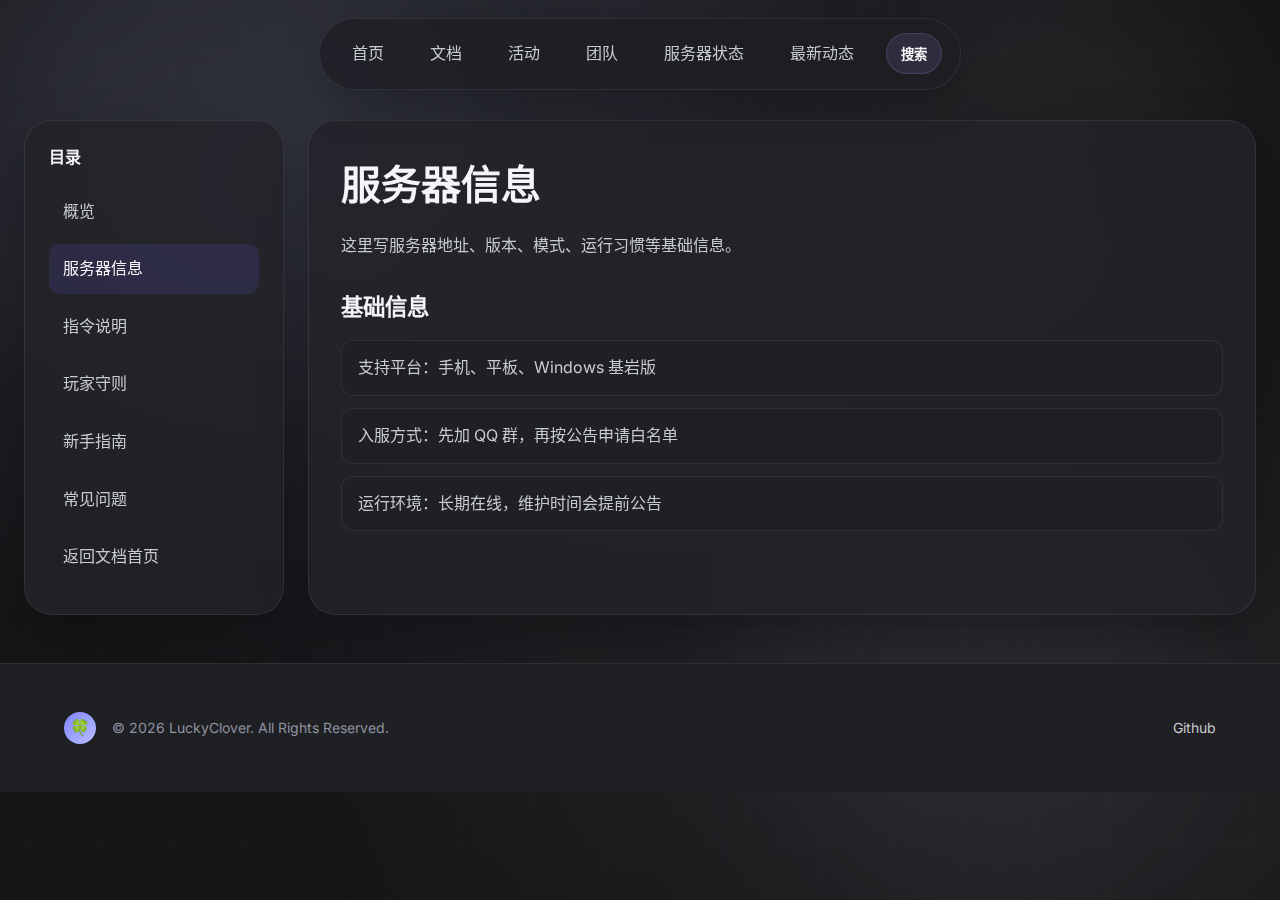
<file: docs-server-info.html>
<!DOCTYPE html>
<html lang="zh-CN">
<head><meta charset="UTF-8"><meta name="viewport" content="width=device-width, initial-scale=1.0">
  <meta name="description" content="查看 LuckyClover 服务器信息，包括平台支持、入服方式和基础运行说明。"><title>服务器信息 - LuckyClover Docs</title><link rel="stylesheet" href="assets/css/modern-fixed.css"><link rel="icon" href="images/cd.ico"><link href="https://fonts.googleapis.com/css2?family=Inter:wght@400;500;600;700;800&display=swap" rel="stylesheet"><style>.docs-layout{display:grid;grid-template-columns:260px minmax(0,1fr);gap:24px;padding:120px 24px 48px;max-width:1440px;margin:0 auto}.docs-sidebar,.docs-content{background:var(--bg-card);border:1px solid var(--border-color);border-radius:var(--radius-lg);box-shadow:var(--shadow-card)}.docs-sidebar{padding:24px;position:sticky;top:96px;height:fit-content}.docs-sidebar h3{font-size:1rem;margin-bottom:16px;color:var(--text-primary)}.docs-sidebar a{display:block;padding:12px 14px;border-radius:10px;color:var(--text-secondary);margin-bottom:8px;transition:all .25s ease}.docs-sidebar a:hover,.docs-sidebar a.active{background:rgba(108,92,231,.14);color:var(--text-primary)}.docs-content{padding:32px;min-width:0}.docs-content h1{font-size:2.5rem;margin-bottom:14px}.docs-content h2{font-size:1.4rem;margin:28px 0 14px}.docs-content p{color:var(--text-secondary);line-height:1.85;margin-bottom:16px}.docs-list{display:grid;gap:12px;margin:16px 0 0}.docs-list .item{padding:14px 16px;border-radius:12px;background:var(--bg-secondary);border:1px solid var(--border-color);color:var(--text-secondary)}@media (max-width:1100px){.docs-layout{grid-template-columns:1fr}.docs-sidebar{position:static}}@media (max-width:768px){.docs-layout{padding-top:96px}.docs-content h1{font-size:2rem}}</style></head>
<body><header><div class="container"><div class="header-content"><a href="index.html" class="logo"><div class="logo-icon">🍀</div><span>LuckyClover</span></a><button class="mobile-menu-btn" type="button" onclick="toggleMenu()" aria-label="切换菜单" aria-controls="main-nav" aria-expanded="false"><span></span><span></span><span></span></button><nav id="main-nav"><a href="index.html">首页</a><a href="docs.html" class="active" aria-current="page">文档</a><a href="huodong.html">活动</a><a href="team.html">团队</a><a href="status.html">服务器状态</a><a href="note.html">最新动态</a><button class="docs-search-btn" type="button" onclick="openDocsSearch()">搜索</button></nav></div></div></header><main class="docs-layout"><aside class="docs-sidebar"><h3>目录</h3><a href="docs-overview.html">概览</a><a class="active" href="docs-server-info.html">服务器信息</a><a href="docs-command-guide.html">指令说明</a><a href="docs-rules.html">玩家守则</a><a href="docs-guide.html">新手指南</a><a href="docs-faq.html">常见问题</a><a href="docs.html">返回文档首页</a></aside><section class="docs-content"><h1>服务器信息</h1><p>这里写服务器地址、版本、模式、运行习惯等基础信息。</p><h2>基础信息</h2><div class="docs-list"><div class="item">支持平台：手机、平板、Windows 基岩版</div><div class="item">入服方式：先加 QQ 群，再按公告申请白名单</div><div class="item">运行环境：长期在线，维护时间会提前公告</div></div></section></main><footer><div class="container"><div class="footer-content"><div class="footer-left"><div class="logo-icon" style="width:32px;height:32px;font-size:1rem;">🍀</div><p>© 2026 LuckyClover. All Rights Reserved.</p></div><div class="footer-right"><a href="https://github.com/beeeee-really">Github</a></div></div></div></footer><div class="docs-search-modal" id="docs-search-modal" aria-hidden="true"><div class="docs-search-panel"><input id="docs-modal-input" type="text" placeholder="搜索文档，按 Ctrl + K"><div class="docs-search-results" id="docs-modal-results"></div></div></div><script>function toggleMenu(){const nav=document.getElementById('main-nav');const button=document.querySelector('.mobile-menu-btn');const isActive=nav.classList.toggle('active');button.setAttribute('aria-expanded',isActive?'true':'false')}document.querySelectorAll('#main-nav a').forEach(link=>link.addEventListener('click',()=>{if(window.innerWidth<=768){const nav=document.getElementById('main-nav');const button=document.querySelector('.mobile-menu-btn');nav.classList.remove('active');button.setAttribute('aria-expanded','false')}}));const docsModal=document.getElementById('docs-search-modal');const docsModalInput=document.getElementById('docs-modal-input');const docsModalResults=document.getElementById('docs-modal-results');const docsPages=[{title:'概览',href:'docs-overview.html',desc:'快速了解服务器与文档结构。',keywords:'概览 快速了解 介绍'},{title:'服务器信息',href:'docs-server-info.html',desc:'查看服务器地址、版本、模式等信息。',keywords:'服务器信息 ip 版本 模式'},{title:'指令说明',href:'docs-command-guide.html',desc:'整理常用指令与权限说明。',keywords:'指令 说明 命令'},{title:'玩家守则',href:'docs-rules.html',desc:'服务器内的行为规范和注意事项。',keywords:'玩家守则 规则 纪律'},{title:'新手指南',href:'docs-guide.html',desc:'新玩家入服流程与基础说明。',keywords:'新手 指南 入服 教程'},{title:'常见问题',href:'docs-faq.html',desc:'常见疑问和快速解答。',keywords:'常见问题 faq 问答'}];function renderDocsResults(query){const text=query.trim().toLowerCase();const items=docsPages.filter(page=>`${page.title} ${page.desc} ${page.keywords}`.toLowerCase().includes(text));docsModalResults.innerHTML=items.map(page=>`<a class="docs-search-result" href="${page.href}"><strong>${page.title}</strong><span>${page.desc}</span></a>`).join('')||'<div class="docs-search-result"><strong>没有结果</strong><span>试试别的关键词</span></div>';}function openDocsSearch(){docsModal.classList.add('active');docsModal.setAttribute('aria-hidden','false');docsModalInput.value='';renderDocsResults('');setTimeout(()=>docsModalInput.focus(),0);}function closeDocsSearch(){docsModal.classList.remove('active');docsModal.setAttribute('aria-hidden','true');}docsModalInput.addEventListener('input',()=>renderDocsResults(docsModalInput.value));docsModal.addEventListener('click',event=>{if(event.target===docsModal)closeDocsSearch()});document.addEventListener('keydown',event=>{if((event.ctrlKey||event.metaKey)&&event.key.toLowerCase()==='k'){event.preventDefault();openDocsSearch()}if(event.key==='Escape')closeDocsSearch()});</script></body></html>
</file>
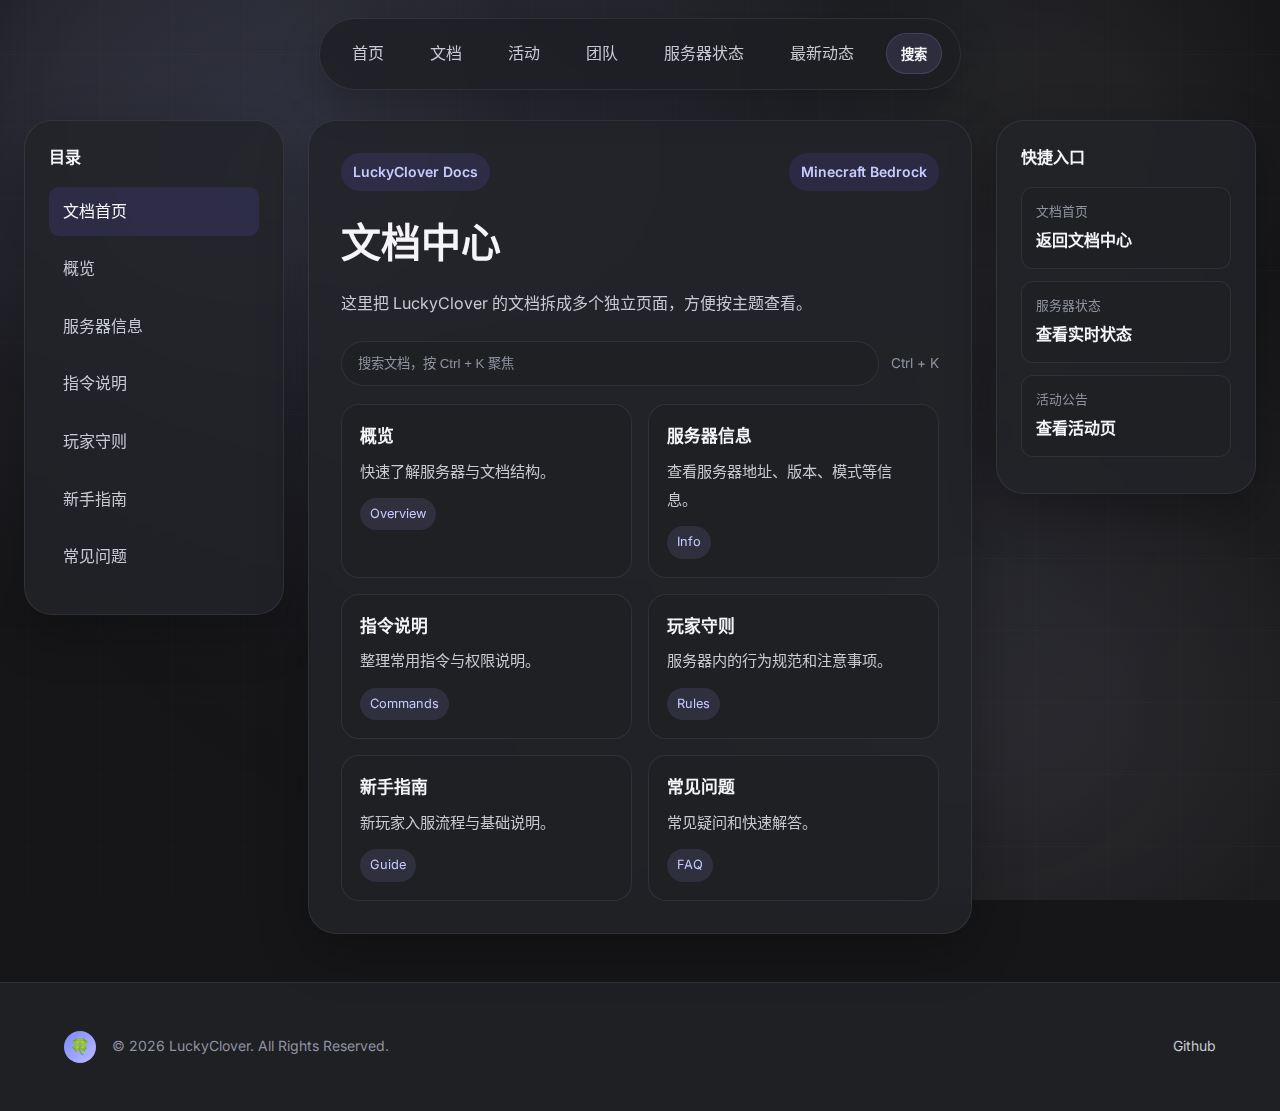
<file: docs.html>
﻿<!DOCTYPE html>
<html lang="zh-CN">
<head>
  <meta charset="UTF-8">
  <meta name="viewport" content="width=device-width, initial-scale=1.0">
  <title>文档 - LuckyClover</title>
  <link rel="stylesheet" href="assets/css/modern-fixed.css">
  <link rel="shortcut icon" href="images/cd.ico">
  <link href="https://fonts.googleapis.com/css2?family=Inter:wght@400;500;600;700;800&display=swap" rel="stylesheet">
  <style>
    .docs-layout { display: grid; grid-template-columns: 260px minmax(0, 1fr) 260px; gap: 24px; padding: 120px 24px 48px; max-width: 1440px; margin: 0 auto; }
    .docs-sidebar, .docs-aside, .docs-content { background: var(--bg-card); border: 1px solid var(--border-color); border-radius: var(--radius-lg); box-shadow: var(--shadow-card); }
    .docs-sidebar, .docs-aside { padding: 24px; position: sticky; top: 96px; height: fit-content; }
    .docs-sidebar h3, .docs-aside h3 { font-size: 1rem; margin-bottom: 16px; color: var(--text-primary); }
    .docs-sidebar a { display: block; padding: 12px 14px; border-radius: 10px; color: var(--text-secondary); margin-bottom: 8px; transition: all 0.25s ease; }
    .docs-sidebar a:hover, .docs-sidebar a.active { background: rgba(108, 92, 231, 0.14); color: var(--text-primary); }
    .docs-content { padding: 32px; min-width: 0; }
    .docs-content h1 { font-size: 2.5rem; margin-bottom: 14px; }
    .docs-content h2 { font-size: 1.4rem; margin: 28px 0 14px; }
    .docs-content p { color: var(--text-secondary); line-height: 1.85; margin-bottom: 16px; }
    .docs-card-grid { display: grid; grid-template-columns: repeat(auto-fit, minmax(220px, 1fr)); gap: 16px; margin: 24px 0; }
    .docs-card { padding: 18px; border-radius: var(--radius-md); background: var(--bg-secondary); border: 1px solid var(--border-color); }
    .docs-card .label { font-size: 0.8rem; color: var(--text-muted); margin-bottom: 6px; text-transform: uppercase; letter-spacing: 0.08em; }
    .docs-card .value { font-size: 1rem; color: var(--text-primary); font-weight: 600; word-break: break-word; }
    .docs-block { padding: 18px 18px 18px 20px; border-left: 3px solid var(--accent-secondary); background: rgba(162, 155, 254, 0.08); border-radius: 0 14px 14px 0; margin: 18px 0; }
    .docs-list { display: grid; gap: 12px; margin: 16px 0 0; }
    .docs-list .item { padding: 14px 16px; border-radius: 12px; background: var(--bg-secondary); border: 1px solid var(--border-color); color: var(--text-secondary); }
    .docs-aside .mini-card { padding: 14px; background: var(--bg-secondary); border-radius: 12px; border: 1px solid var(--border-color); margin-bottom: 12px; }
    .docs-aside .mini-card .label { font-size: 0.8rem; color: var(--text-muted); margin-bottom: 6px; }
    .docs-aside .mini-card .value { color: var(--text-primary); font-weight: 600; }
    .docs-topbar { display: flex; align-items: center; justify-content: space-between; gap: 16px; margin-bottom: 20px; flex-wrap: wrap; }
    .docs-topbar .tag { padding: 8px 12px; border-radius: 999px; background: rgba(108, 92, 231, 0.14); color: var(--accent-secondary); font-size: 0.875rem; font-weight: 600; }
    .docs-search-btn { padding: 10px 14px; border-radius: 999px; background: rgba(162, 155, 254, 0.12); border: 1px solid rgba(162, 155, 254, 0.2); color: var(--text-primary); cursor: pointer; font-weight: 600; }
    .docs-search-btn:hover { background: rgba(162, 155, 254, 0.18); }
    .docs-search-modal { position: fixed; inset: 0; display: none; align-items: flex-start; justify-content: center; padding: 120px 16px 24px; background: rgba(7, 10, 18, 0.72); backdrop-filter: blur(10px); z-index: 200; }
    .docs-search-modal.active { display: flex; }
    .docs-search-panel { width: min(760px, 100%); background: var(--bg-card); border: 1px solid var(--border-color); border-radius: 24px; box-shadow: var(--shadow-card); overflow: hidden; }
    .docs-search-panel input { width: 100%; padding: 18px 20px; border: 0; background: var(--bg-secondary); color: var(--text-primary); outline: none; font-size: 1rem; }
    .docs-search-panel input::placeholder { color: var(--text-muted); }
    .docs-search-results { max-height: 420px; overflow: auto; padding: 12px; display: grid; gap: 10px; }
    .docs-search-result { display: block; padding: 14px 16px; border-radius: 14px; background: var(--bg-secondary); border: 1px solid var(--border-color); }
    .docs-search-result strong { display: block; margin-bottom: 6px; color: var(--text-primary); }
    .docs-search-result span { color: var(--text-secondary); font-size: 0.92rem; }
    .docs-search { display: flex; gap: 12px; align-items: center; margin: 22px 0 10px; }
    .docs-search input { flex: 1; min-width: 0; padding: 14px 16px; border-radius: 999px; border: 1px solid var(--border-color); background: var(--bg-secondary); color: var(--text-primary); outline: none; }
    .docs-search input::placeholder { color: var(--text-muted); }
    .docs-search .hint { white-space: nowrap; font-size: 0.85rem; color: var(--text-muted); }
    .docs-links { display: grid; grid-template-columns: repeat(auto-fit, minmax(220px, 1fr)); gap: 16px; margin-top: 18px; }
    .docs-link-card { display: block; padding: 18px; border-radius: 18px; background: var(--bg-secondary); border: 1px solid var(--border-color); transition: all 0.25s ease; }
    .docs-link-card:hover { transform: translateY(-2px); border-color: var(--border-hover); box-shadow: var(--shadow-card); }
    .docs-link-card h3 { font-size: 1.05rem; margin-bottom: 8px; color: var(--text-primary); }
    .docs-link-card p { margin: 0; font-size: 0.95rem; color: var(--text-secondary); }
    .docs-link-card .meta { display: inline-flex; margin-top: 12px; padding: 6px 10px; border-radius: 999px; background: rgba(162, 155, 254, 0.12); color: var(--accent-secondary); font-size: 0.8rem; }
    @media (max-width: 1100px) {
      .docs-layout { grid-template-columns: 220px minmax(0, 1fr); }
      .docs-aside { grid-column: 1 / -1; position: static; }
    }
    @media (max-width: 768px) {
      .docs-layout { grid-template-columns: 1fr; padding-top: 96px; }
      .docs-sidebar, .docs-aside, .docs-content { position: static; }
      .docs-content h1 { font-size: 2rem; }
    }
  </style>
</head>
<body>
  <header>
    <div class="container">
      <div class="header-content">
        <a href="index.html" class="logo"><div class="logo-icon">🍀</div><span>LuckyClover</span></a>
        <button class="mobile-menu-btn" onclick="toggleMenu()"><span></span><span></span><span></span></button>
        <nav>
          <a href="index.html">首页</a>
          <a href="docs.html">文档</a>
          <a href="huodong.html">活动</a>
          <a href="team.html">团队</a>
          <a href="status.html">服务器状态</a>
          <a href="note.html">最新动态</a>
          <button class="docs-search-btn" type="button" onclick="openDocsSearch()">搜索</button>
        </nav>
      </div>
    </div>
  </header>

  <main class="docs-layout">
    <aside class="docs-sidebar">
      <h3>目录</h3>
      <a class="active" href="docs.html">文档首页</a>
      <a href="docs-overview.html">概览</a>
      <a href="docs-server-info.html">服务器信息</a>
      <a href="docs-command-guide.html">指令说明</a>
      <a href="docs-rules.html">玩家守则</a>
      <a href="docs-guide.html">新手指南</a>
      <a href="docs-faq.html">常见问题</a>
    </aside>

    <section class="docs-content">
      <div class="docs-topbar">
        <div class="tag">LuckyClover Docs</div>
        <div class="tag">Minecraft Bedrock</div>
      </div>

      <h1>文档中心</h1>
      <p>这里把 LuckyClover 的文档拆成多个独立页面，方便按主题查看。</p>

      <div class="docs-search">
        <input id="docs-search-input" type="text" placeholder="搜索文档，按 Ctrl + K 聚焦">
        <div class="hint">Ctrl + K</div>
      </div>

      <div class="docs-links" id="docs-links">
        <a class="docs-link-card" href="docs-overview.html" data-keywords="概览 快速了解 介绍">
          <h3>概览</h3>
          <p>快速了解服务器与文档结构。</p>
          <span class="meta">Overview</span>
        </a>
        <a class="docs-link-card" href="docs-server-info.html" data-keywords="服务器信息 ip 版本 模式">
          <h3>服务器信息</h3>
          <p>查看服务器地址、版本、模式等信息。</p>
          <span class="meta">Info</span>
        </a>
        <a class="docs-link-card" href="docs-command-guide.html" data-keywords="指令 说明 命令">
          <h3>指令说明</h3>
          <p>整理常用指令与权限说明。</p>
          <span class="meta">Commands</span>
        </a>
        <a class="docs-link-card" href="docs-rules.html" data-keywords="玩家守则 规则 纪律">
          <h3>玩家守则</h3>
          <p>服务器内的行为规范和注意事项。</p>
          <span class="meta">Rules</span>
        </a>
        <a class="docs-link-card" href="docs-guide.html" data-keywords="新手 指南 入服 教程">
          <h3>新手指南</h3>
          <p>新玩家入服流程与基础说明。</p>
          <span class="meta">Guide</span>
        </a>
        <a class="docs-link-card" href="docs-faq.html" data-keywords="常见问题 faq 问答">
          <h3>常见问题</h3>
          <p>常见疑问和快速解答。</p>
          <span class="meta">FAQ</span>
        </a>
      </div>
    </section>

    <aside class="docs-aside">
      <h3>快捷入口</h3>
      <div class="mini-card">
        <div class="label">文档首页</div>
        <div class="value"><a href="docs.html">返回文档中心</a></div>
      </div>
      <div class="mini-card">
        <div class="label">服务器状态</div>
        <div class="value"><a href="status.html">查看实时状态</a></div>
      </div>
      <div class="mini-card">
        <div class="label">活动公告</div>
        <div class="value"><a href="huodong.html">查看活动页</a></div>
      </div>
    </aside>
  </main>

  <footer>
    <div class="container">
      <div class="footer-content">
        <div class="footer-left">
          <div class="logo-icon" style="width:32px;height:32px;font-size:1rem;">🍀</div>
          <p>© 2026 LuckyClover. All Rights Reserved.</p>
        </div>
        <div class="footer-right">
          <a href="https://github.com/beeeee-really">Github</a>
        </div>
      </div>
    </div>
  </footer>

  <div class="docs-search-modal" id="docs-search-modal" aria-hidden="true">
    <div class="docs-search-panel">
      <input id="docs-modal-input" type="text" placeholder="搜索文档，按 Ctrl + K">
      <div class="docs-search-results" id="docs-modal-results"></div>
    </div>
  </div>

  <script>
    function toggleMenu() { document.querySelector('nav').classList.toggle('active'); }
    document.querySelectorAll('nav a').forEach(link => { link.addEventListener('click', () => { if (window.innerWidth <= 768) document.querySelector('nav').classList.remove('active'); }); });

    const searchInput = document.getElementById('docs-search-input');
    const cards = Array.from(document.querySelectorAll('#docs-links .docs-link-card'));

    function filterDocs() {
      const query = searchInput.value.trim().toLowerCase();
      cards.forEach(card => {
        const text = `${card.textContent} ${card.dataset.keywords || ''}`.toLowerCase();
        card.style.display = text.includes(query) ? '' : 'none';
      });
    }

    searchInput.addEventListener('input', filterDocs);
    document.addEventListener('keydown', (event) => {
      if ((event.ctrlKey || event.metaKey) && event.key.toLowerCase() === 'k') {
        event.preventDefault();
        openDocsSearch();
      }
    });

    const docsModal = document.getElementById('docs-search-modal');
    const docsModalInput = document.getElementById('docs-modal-input');
    const docsModalResults = document.getElementById('docs-modal-results');
    const docsPages = [
      { title: '概览', href: 'docs-overview.html', desc: '快速了解服务器与文档结构。', keywords: '概览 快速了解 介绍' },
      { title: '服务器信息', href: 'docs-server-info.html', desc: '查看服务器地址、版本、模式等信息。', keywords: '服务器信息 ip 版本 模式' },
      { title: '指令说明', href: 'docs-command-guide.html', desc: '整理常用指令与权限说明。', keywords: '指令 说明 命令' },
      { title: '玩家守则', href: 'docs-rules.html', desc: '服务器内的行为规范和注意事项。', keywords: '玩家守则 规则 纪律' },
      { title: '新手指南', href: 'docs-guide.html', desc: '新玩家入服流程与基础说明。', keywords: '新手 指南 入服 教程' },
      { title: '常见问题', href: 'docs-faq.html', desc: '常见疑问和快速解答。', keywords: '常见问题 faq 问答' },
    ];

    function renderDocsResults(query) {
      const text = query.trim().toLowerCase();
      const items = docsPages.filter(page => `${page.title} ${page.desc} ${page.keywords}`.toLowerCase().includes(text));
      docsModalResults.innerHTML = items.map(page => `<a class="docs-search-result" href="${page.href}"><strong>${page.title}</strong><span>${page.desc}</span></a>`).join('') || '<div class="docs-search-result"><strong>没有结果</strong><span>试试别的关键词</span></div>';
    }

    function openDocsSearch() {
      docsModal.classList.add('active');
      docsModal.setAttribute('aria-hidden', 'false');
      docsModalInput.value = '';
      renderDocsResults('');
      setTimeout(() => docsModalInput.focus(), 0);
    }

    function closeDocsSearch() {
      docsModal.classList.remove('active');
      docsModal.setAttribute('aria-hidden', 'true');
    }

    docsModalInput.addEventListener('input', () => renderDocsResults(docsModalInput.value));
    docsModal.addEventListener('click', (event) => { if (event.target === docsModal) closeDocsSearch(); });
    document.addEventListener('keydown', (event) => { if (event.key === 'Escape') closeDocsSearch(); });
  </script>
</body>
</html>
</file>
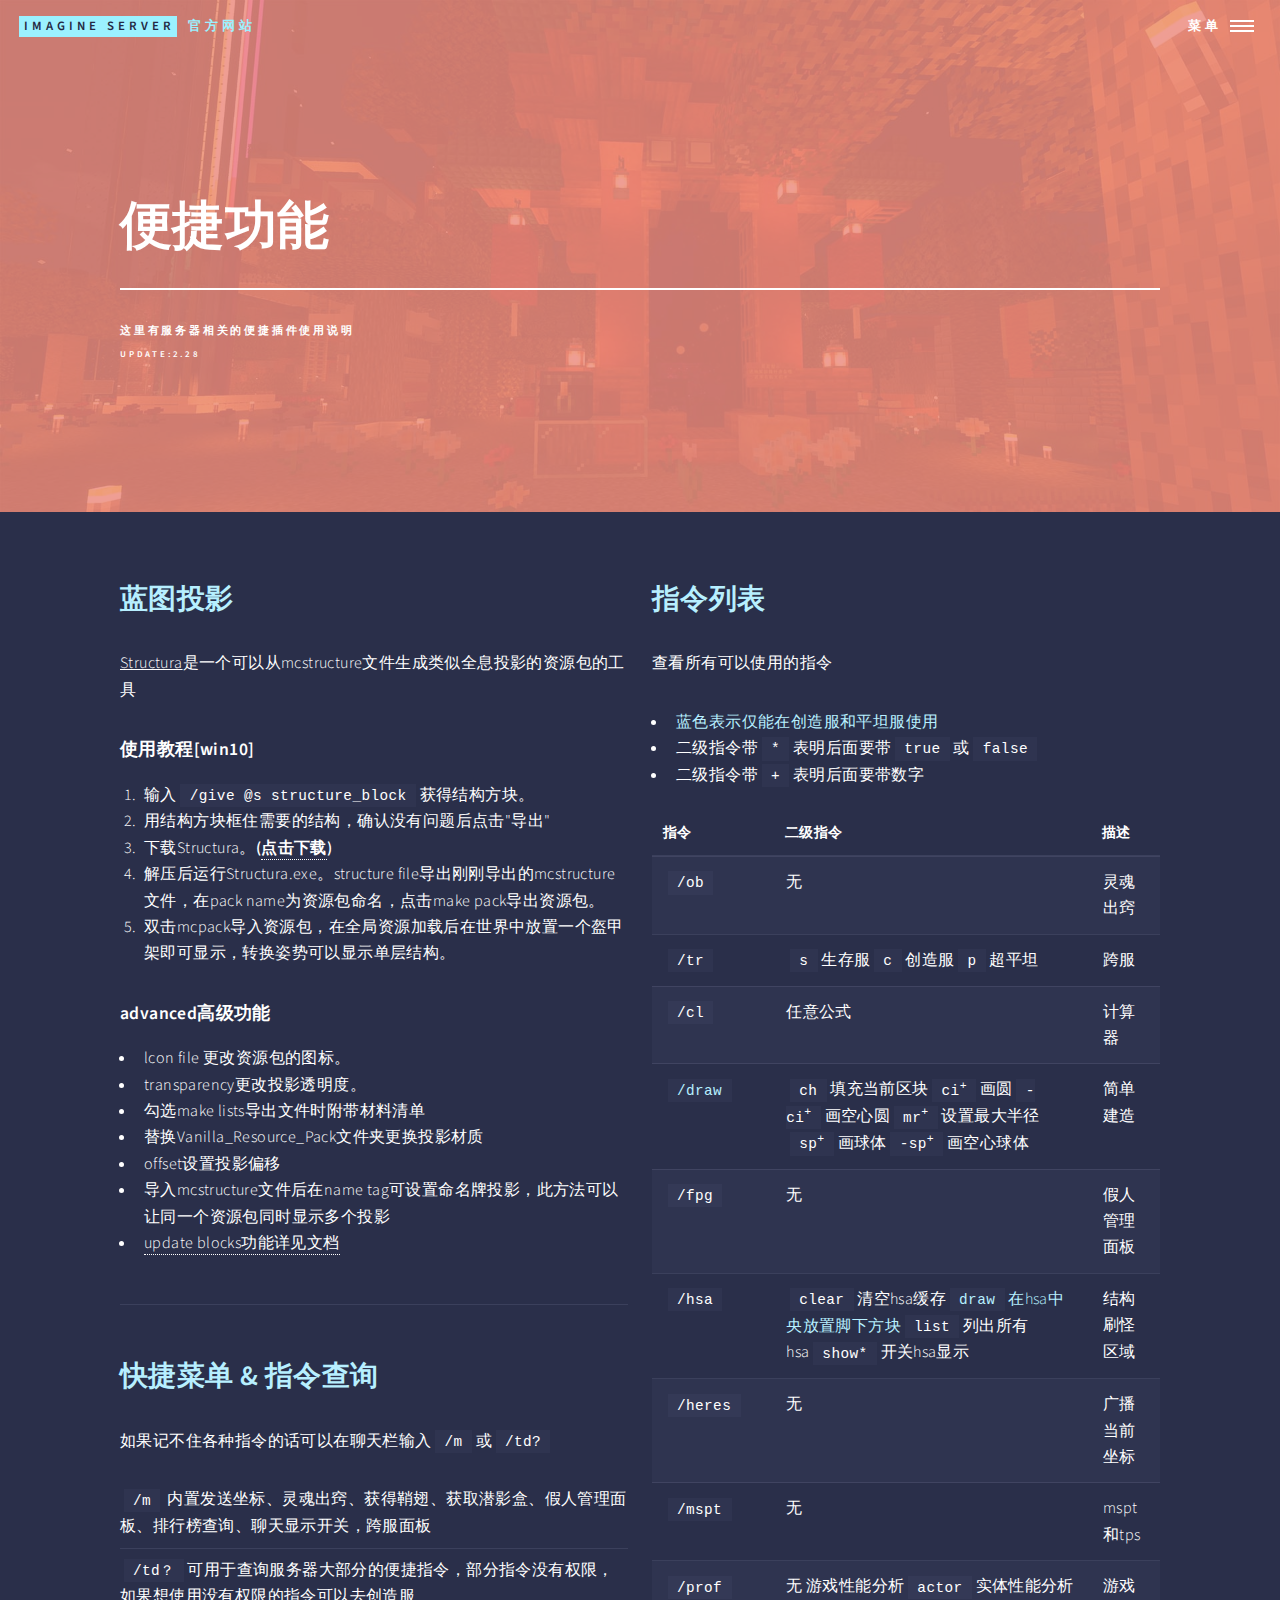
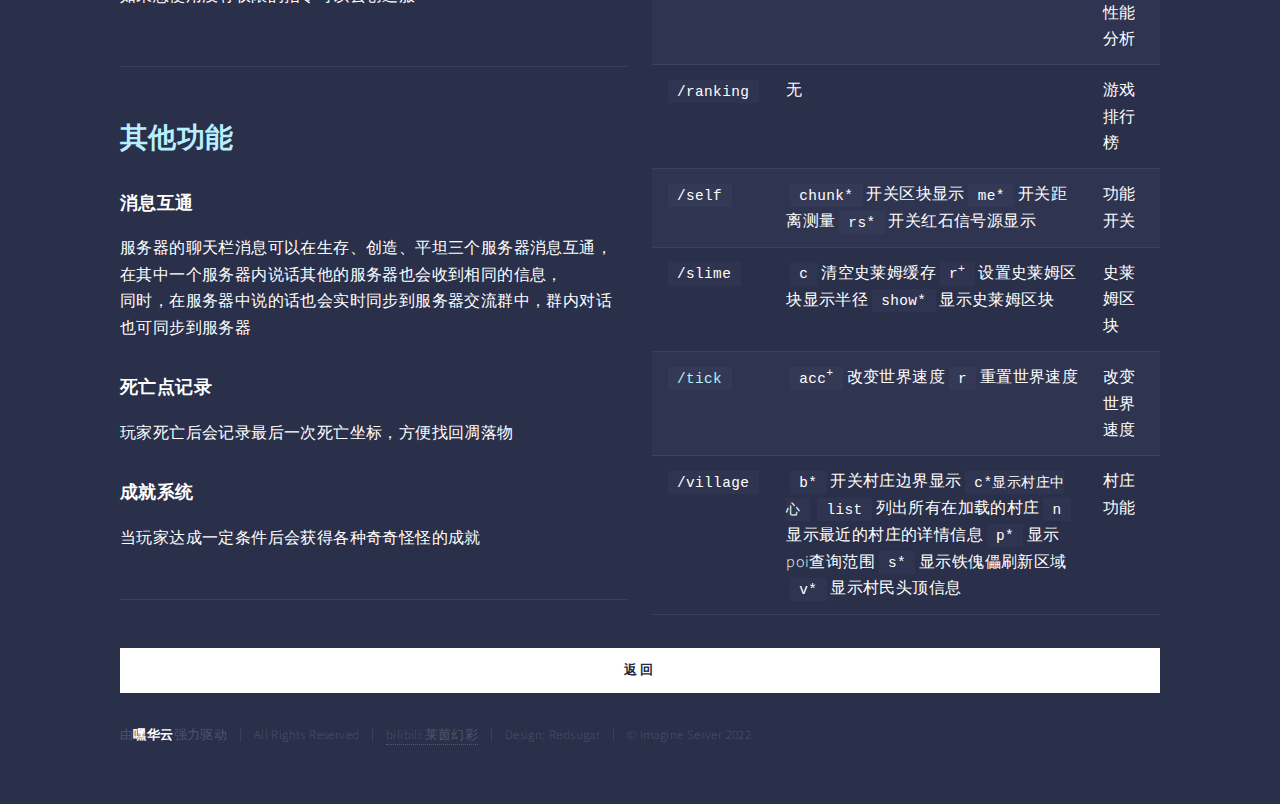
<file: function.html>
<!DOCTYPE HTML>
<!--
	Forty by HTML5 UP
	html5up.net | @ajlkn
	Free for personal and commercial use under the CCA 3.0 license (html5up.net/license)
-->
<html>
	<head>
		<title>幻想浮城生电服务器 | 官方网站</title>
				<meta charset="utf-8" />
				<meta name="keywords" content="幻想浮城,ims服务器,imsserver,幻想浮城国际服,">
				<meta name="viewport" content="width=device-width, initial-scale=1, user-scalable=no" />
				<link rel="stylesheet" href="assets/css/main.css" />
				<link rel="shortcut icon" href="images/cd.ico"/>
				<noscript><link rel="stylesheet" href="assets/css/noscript.css" /></noscript>
			</head>
		<body class="is-preload">
		
			<!-- Wrapper -->
				<div id="wrapper">
		
					<!-- Header -->
						<header id="header" class="alt">
							<a href="index.html" class="logo"><strong>Imagine  Server</strong> <span> 官方网站</span></a>
							<nav>
								<a href="#menu">菜单</a>
							</nav>
						</header>
		
					<!-- Menu -->
						<nav id="menu">
							<ul class="links">
								<li><a href="index.html">首页</a></li>
								<li><a href="team.html">IMS team</a></li>
								<li><a href="function.html">便捷功能</a></li>
								<li><a href="404.html">最新动态</a></li>
							</ul>
							<ul class="actions stacked">
								<li><a href="https://jq.qq.com/?_wv=1027&k=iuKYeEGl" class="button primary fit">加入玩家交流群</a></li>
							</ul>
						</nav>

				<!-- Banner -->
				<!-- Note: The "styleN" class below should match that of the header element. -->
					<section id="banner" class="style3">
						<div class="inner">
							<span class="image">
								<img src="images/pic07.jpg" alt="" />
							</span>
							<header class="major">
								<h1>便捷功能</h1>
							</header>
							<div class="content">
								<p>这里有服务器相关的便捷插件使用说明<br><sub>update:2.28</sub></p>
							</div>
						</div>
					</section>

				<!-- Main -->
					<div id="main">

						<!-- One -->
					<div class="inner">
						<div class="row">
							<div class="col-6 col-12-small">
								<h2><font color="#b7efff">蓝图投影</font></h2>
								<p><u>Structura</u>是一个可以从mcstructure文件生成类似全息投影的资源包的工具</p>
								
								<h4>使用教程[win10]</h4>
								<ol>
									<li>输入<code>/give @s structure_block</code>获得结构方块。</li>
									<li>用结构方块框住需要的结构，确认没有问题后点击"导出"</li>
									<li>下载Structura。<b>(<a href="Structura.1.4.0.beta.zip">点击下载</a>)</b></li>
									<li>解压后运行Structura.exe。structure file导出刚刚导出的mcstructure文件，在pack name为资源包命名，点击make pack导出资源包。</li>
									<li>双击mcpack导入资源包，在全局资源加载后在世界中放置一个盔甲架即可显示，转换姿势可以显示单层结构。</li>
								</ol>
								<h4>advanced高级功能</h4>
								<ul>
									<li>lcon file 更改资源包的图标。</li>
									<li>transparency更改投影透明度。</li>
									<li>勾选make lists导出文件时附带材料清单</li>
									<li>替换Vanilla_Resource_Pack文件夹更换投影材质</li>
									<li>offset设置投影偏移</li>
									<li>导入mcstructure文件后在name tag可设置命名牌投影，此方法可以让同一个资源包同时显示多个投影</li>
									<li><a href="https://github.com/RavinMaddHatter/Structura/blob/main/docs/Editing%20Blocks.md">update blocks功能详见文档</a></li>
								</ul>
								<hr class="major" />
									<h2><font color="#b7efff">快捷菜单 &amp; 指令查询</font></h2>
									<p>如果记不住各种指令的话可以在聊天栏输入<code>/m</code>或<code>/td?</code></p>
									<ul class="alt">
										<li><code>/m</code> 内置发送坐标、灵魂出窍、获得鞘翅、获取潜影盒、假人管理面板、排行榜查询、聊天显示开关，跨服面板 </li>
										<li><code>/td？</code>可用于查询服务器大部分的便捷指令，部分指令没有权限，如果想使用没有权限的指令可以去创造服</li>
									</ul>
									<hr class="major" />
										<h2><font color="#b7efff">其他功能</font></h2>
										<h4>消息互通</h4>
										<p>服务器的聊天栏消息可以在生存、创造、平坦三个服务器消息互通，在其中一个服务器内说话其他的服务器也会收到相同的信息，<br />同时，在服务器中说的话也会实时同步到服务器交流群中，群内对话也可同步到服务器</p>
										<h4>死亡点记录</h4>
										<p>玩家死亡后会记录最后一次死亡坐标，方便找回凋落物</p>
										<h4>成就系统</h4>
										<p>当玩家达成一定条件后会获得各种奇奇怪怪的成就</p>
									<hr class="major" />
							</div>
							<div class="col-6 col-12-small">
								<h2><font color="#b7efff">指令列表</font></h2>
								<p>查看所有可以使用的指令</p>
								<ul>
									<li><font color="#b7efff">蓝色表示仅能在创造服和平坦服使用</font></li>
									<li>二级指令带<code>*</code>表明后面要带<code>true</code>或<code>false</code></li>
									<li>二级指令带<code>+</code>表明后面要带数字</li>
								</ul>
								<div class="table-wrapper">
									<table>
										<thead>
											<tr>
												<th>指令</th>
												<th>二级指令</th>
												<th>描述</th>
											</tr>
										</thead>
										<tbody>
											<tr>
												<td><code>/ob</code></td>
												<td>无</td>
												<td>灵魂出窍</td>
											</tr>
											<tr>
												<td><code>/tr</code></td>
												<td><code>s</code>生存服<code>c</code>创造服<code>p</code>超平坦</td>
												<td>跨服</td>
											</tr>
											<tr>
												<td><code>/cl</code></td>
												<td>任意公式</td>
												<td>计算器</td>
											</tr>
											<tr>
												<td><code><font color="#b7efff">/draw</font></code></td>
												<td><code>ch</code>填充当前区块<code>ci<sup>+</sup></code>画圆<code>-ci<sup>+</sup></code>画空心圆<code>mr<sup>+</sup></code>设置最大半径<code>sp<sup>+</sup></code>画球体<code>-sp<sup>+</sup></code>画空心球体</td>
												<td>简单建造</td>
											</tr>
											<tr>
												<td><code>/fpg</code></td>
												<td>无</td>
												<td>假人管理面板</td>
											</tr>
											<tr>
												<td><code>/hsa</code></td>
												<td><code>clear</code>清空hsa缓存<code><font color="#b7efff">draw</code>在hsa中央放置脚下方块</font><code>list</code>列出所有hsa<code>show*</code>开关hsa显示</td>
												<td>结构刷怪区域</td>
											</tr>
											<tr>
												<td><code>/heres</code></td>
												<td>无</td>
												<td>广播当前坐标</td>
											</tr>
											<tr>
												<td><code>/mspt</code></td>
												<td>无</td>
												<td>mspt和tps</td>
											</tr>
											<tr>
												<td><code>/prof</code></td>
												<td>无 游戏性能分析<code>actor</code>实体性能分析</td>
												<td>游戏性能分析</td>
											</tr>
											<tr>
												<td><code>/ranking</code></td>
												<td>无</td>
												<td>游戏排行榜</td>
											</tr>
											<tr>
												<td><code>/self</code></td>
												<td><code>chunk*</code>开关区块显示<code>me*</code>开关距离测量<code>rs*</code>开关红石信号源显示</td>
												<td>功能开关</td>
											</tr>
											<tr>
												<td><code>/slime</code></td>
												<td><code>c</code>清空史莱姆缓存<code>r<sup>+</sup></code>设置史莱姆区块显示半径<code>show*</code>显示史莱姆区块</td>
												<td>史莱姆区块</td>
											</tr>
											<tr>
												<td><code><font color="#b7efff">/tick</font></code></td>
												<td><code>acc<sup>+</sup></code>改变世界速度<code>r</code>重置世界速度</td>
												<td>改变世界速度</td>
											</tr>
											<tr>
												<td><code>/village</code></td>
												<td><code>b*</code>开关村庄边界显示<code>c*显示村庄中心</code><code>list</code>列出所有在加载的村庄<code>n</code>显示最近的村庄的详情信息<code>p*</code>显示poi查询范围<code>s*</code>显示铁傀儡刷新区域<code>v*</code>显示村民头顶信息</td>
												<td>村庄功能</td>
											</tr>
										</tbody>
									</table>
								</div>
							</div>
					</div>
					<div class="col-6 col-12-small">
						<ul class="actions stacked">
						<li><a href="index.html" class="button primary fit">返回</a></li>
						</ul>
					</div>
				<!-- Footer -->
					<footer id="footer">
						<div class="inner">
							<ul class="copyright">
								<li>由<strong>嘿华云</strong>强力驱动</li><li>All Rights Reserved</li><li><a href="https://space.bilibili.com/520320534/">bilibili:莱茵幻彩</a></li><li>Design: Redsugar</li><li>&copy; Imagine Server 2022</li><!--   莱幻工作室——IMS幻想浮城服务器管理组-->
							</ul>
						</div>
					</footer>
					</div>

			

		<!-- Scripts -->
			<script src="assets/js/jquery.min.js"></script>
			<script src="assets/js/jquery.scrolly.min.js"></script>
			<script src="assets/js/jquery.scrollex.min.js"></script>
			<script src="assets/js/browser.min.js"></script>
			<script src="assets/js/breakpoints.min.js"></script>
			<script src="assets/js/util.js"></script>
			<script src="assets/js/main.js"></script>

	</body>
</html>
</file>
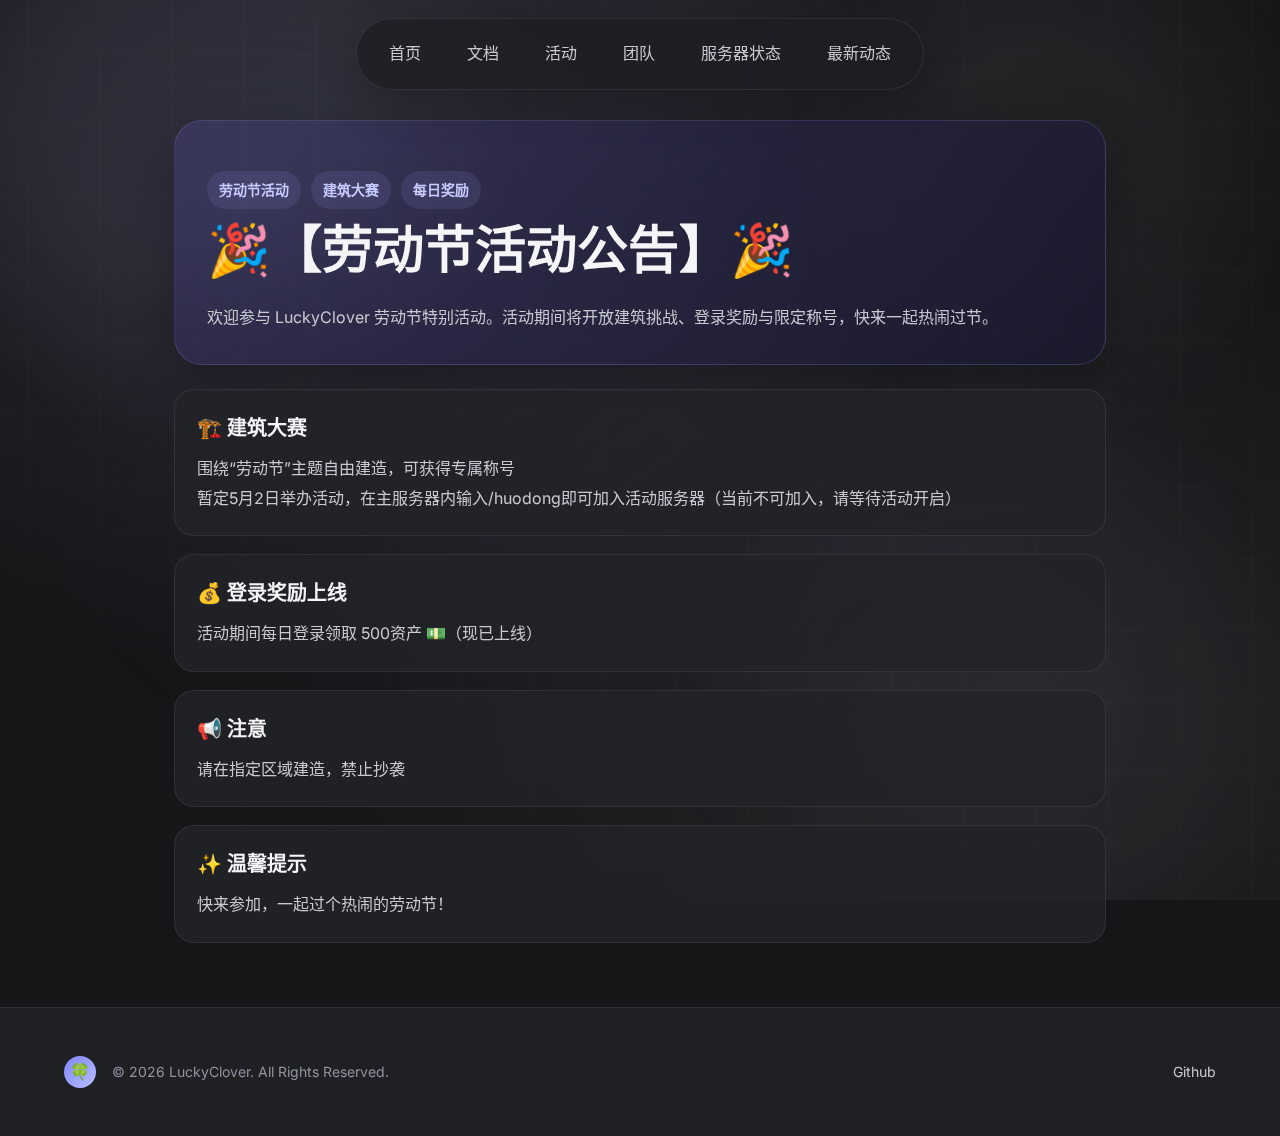
<file: huodong.html>
<!DOCTYPE html>
<html lang="zh-CN">
<head>
  <meta charset="UTF-8">
  <meta name="viewport" content="width=device-width, initial-scale=1.0">
  <title>活动 - LuckyClover</title>
  <link rel="stylesheet" href="assets/css/modern-fixed.css">
  <link rel="shortcut icon" href="images/cd.ico">
  <link href="https://fonts.googleapis.com/css2?family=Inter:wght@400;500;600;700;800&display=swap" rel="stylesheet">
  <style>
    .page-wrap { padding: 120px 24px 64px; max-width: 980px; margin: 0 auto; }
    .hero-card { padding: 32px; border-radius: 28px; background: linear-gradient(135deg, rgba(108,92,231,.18), rgba(26,26,46,.92)); border: 1px solid rgba(162,155,254,.2); box-shadow: 0 16px 50px rgba(0,0,0,.28); }
    .hero-card h1 { font-size: clamp(2rem, 4vw, 3.4rem); margin-bottom: 12px; }
    .hero-card p { color: var(--text-secondary); line-height: 1.8; }
    .announce-grid { display: grid; gap: 18px; margin-top: 24px; }
    .announce-item { padding: 22px; border-radius: 20px; background: var(--bg-card); border: 1px solid var(--border-color); }
    .announce-item h2 { font-size: 1.25rem; margin-bottom: 10px; }
    .announce-item p { color: var(--text-secondary); line-height: 1.85; margin: 0; white-space: pre-line; }
    .tag-row { display: flex; flex-wrap: wrap; gap: 10px; margin-top: 18px; }
    .tag { padding: 8px 12px; border-radius: 999px; background: rgba(162,155,254,.12); color: var(--accent-secondary); font-size: .875rem; font-weight: 600; }
  </style>
</head>
<body>
  <header>
    <div class="container">
      <div class="header-content">
        <a href="index.html" class="logo">
          <div class="logo-icon">🍀</div>
          <span>LuckyClover</span>
        </a>
        <button class="mobile-menu-btn" onclick="toggleMenu()" aria-label="切换菜单"><span></span><span></span><span></span></button>
        <nav id="main-nav">
          <a href="index.html">首页</a>
          <a href="docs.html">文档</a>
          <a href="huodong.html">活动</a>
          <a href="team.html">团队</a>
          <a href="status.html">服务器状态</a>
          <a href="note.html">最新动态</a>
        </nav>
      </div>
    </div>
  </header>

  <main class="page-wrap">
    <section class="hero-card">
      <div class="tag-row">
        <span class="tag">劳动节活动</span>
        <span class="tag">建筑大赛</span>
        <span class="tag">每日奖励</span>
      </div>
      <h1>🎉【劳动节活动公告】🎉</h1>
      <p>欢迎参与 LuckyClover 劳动节特别活动。活动期间将开放建筑挑战、登录奖励与限定称号，快来一起热闹过节。</p>
    </section>

    <section class="announce-grid">
      <article class="announce-item">
        <h2>🏗️ 建筑大赛</h2>
        <p>围绕“劳动节”主题自由建造，可获得专属称号
暂定5月2日举办活动，在主服务器内输入/huodong即可加入活动服务器（当前不可加入，请等待活动开启）</p>
      </article>

      <article class="announce-item">
        <h2>💰 登录奖励上线</h2>
        <p>活动期间每日登录领取 500资产 💵（现已上线）</p>
      </article>

      <article class="announce-item">
        <h2>📢 注意</h2>
        <p>请在指定区域建造，禁止抄袭</p>
      </article>

      <article class="announce-item">
        <h2>✨ 温馨提示</h2>
        <p>快来参加，一起过个热闹的劳动节！</p>
      </article>
    </section>
  </main>

  <footer>
    <div class="container">
      <div class="footer-content">
        <div class="footer-left">
          <div class="logo-icon" style="width:32px;height:32px;font-size:1rem;">🍀</div>
          <p>© 2026 LuckyClover. All Rights Reserved.</p>
        </div>
        <div class="footer-right">
          <a href="https://github.com/beeeee-really">Github</a>
        </div>
      </div>
    </div>
  </footer>

  <script>
    function toggleMenu() { document.getElementById('main-nav').classList.toggle('active'); }
    document.querySelectorAll('#main-nav a').forEach(link => {
      link.addEventListener('click', () => {
        if (window.innerWidth <= 768) document.getElementById('main-nav').classList.remove('active');
      });
    });
  </script>
</body>
</html>
</file>
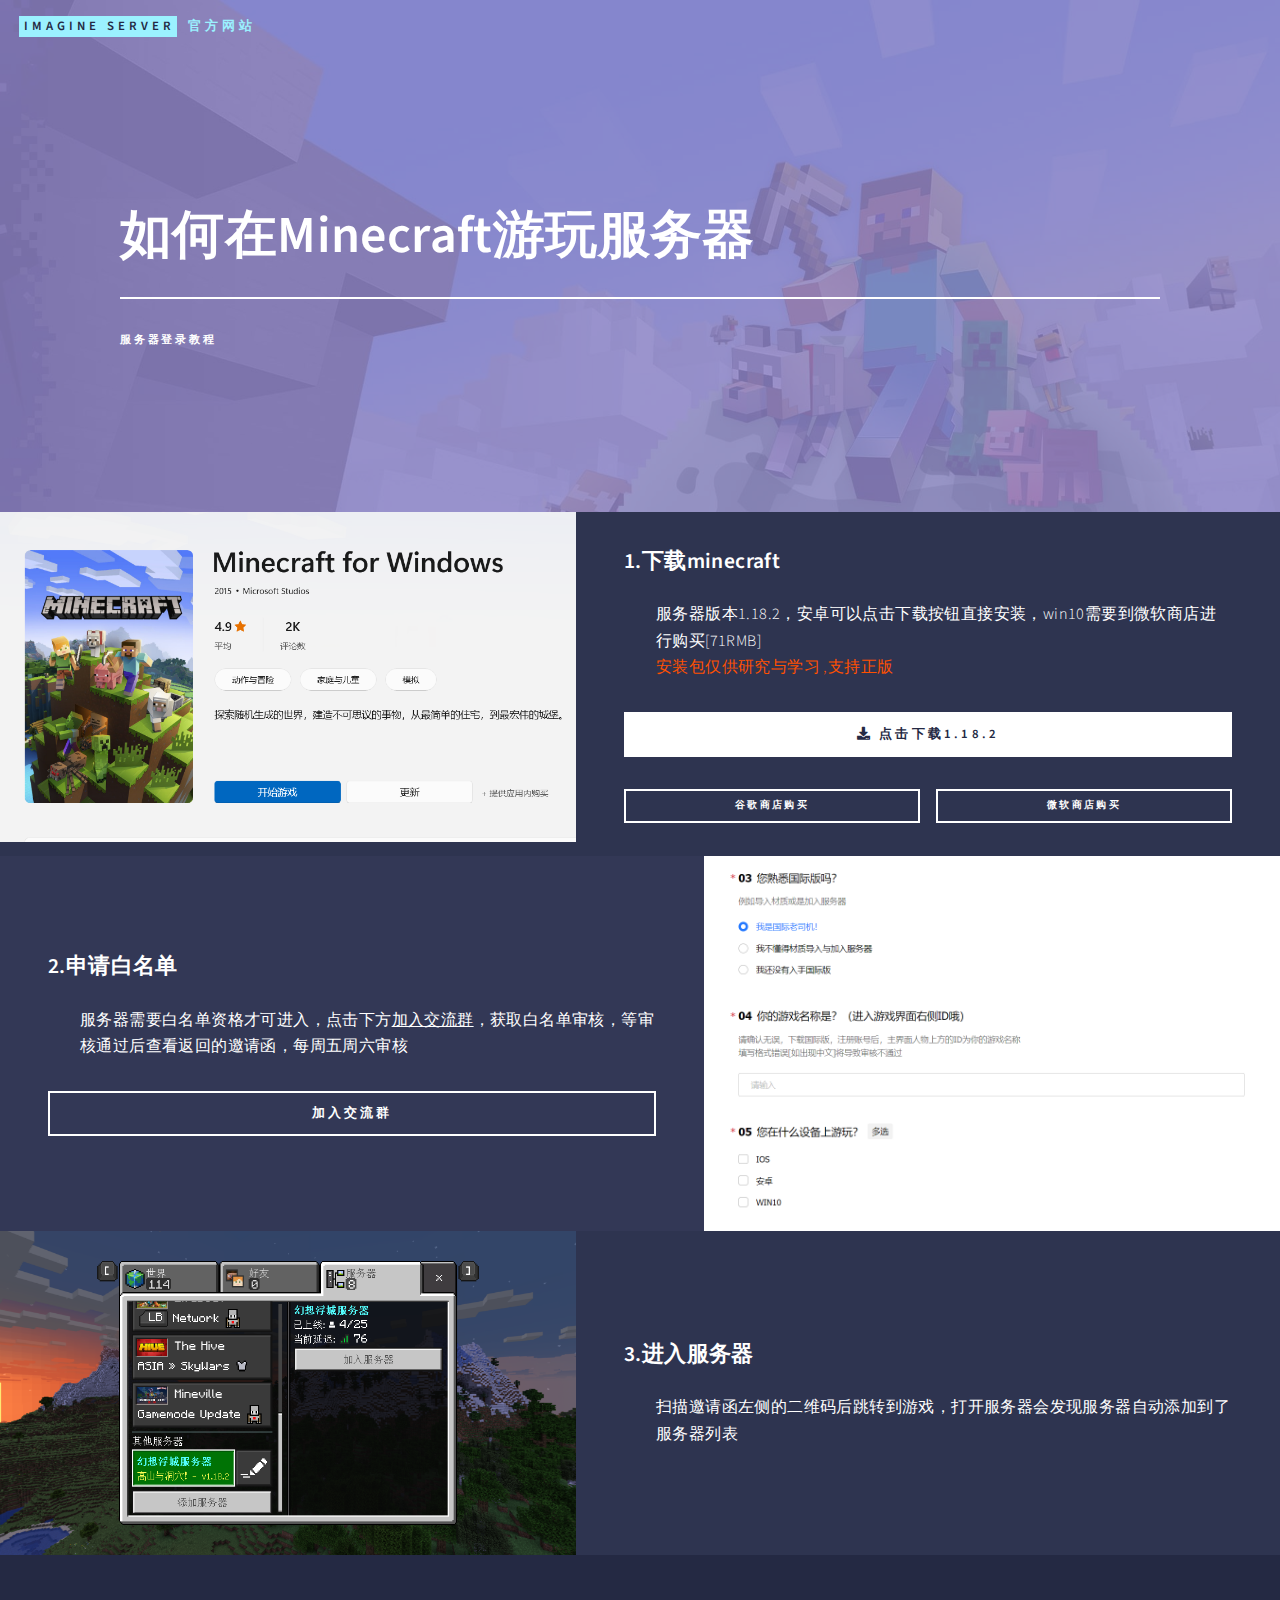
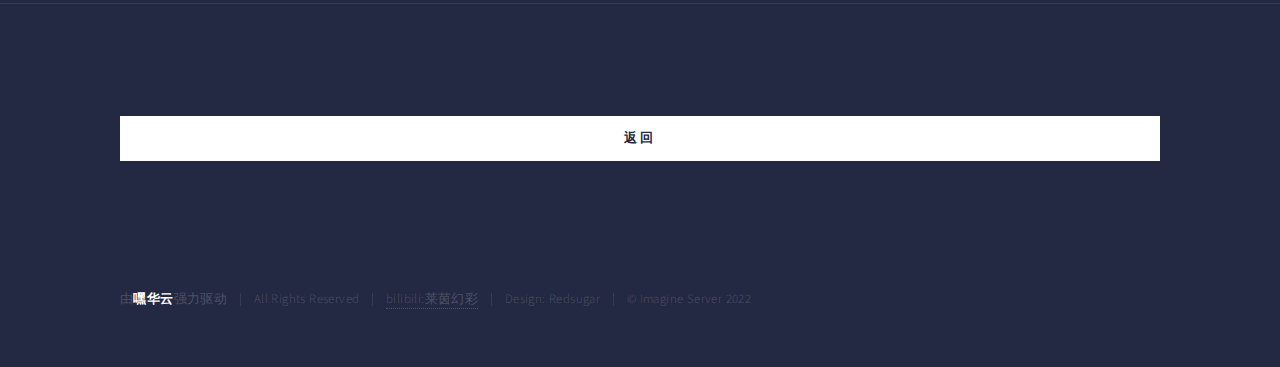
<file: jiao.html>
<!DOCTYPE HTML>
<head>
		<title>幻想浮城生电服务器 | 官方网站</title>
		<meta charset="utf-8" />
		<meta name="viewport" content="width=device-width, initial-scale=1, user-scalable=no" />
		<link rel="stylesheet" href="assets/css/main.css" />
		<link rel="shortcut icon" href=" images/cd.ico"/>
		<noscript><link rel="stylesheet" href="assets/css/noscript.css" /></noscript>
<script type="text/javascript">
	(function (w, d, s, i, v, j, b) {
		w[i] = w[i] || function () {
			(w[i].v = w[i].v || []).push(arguments)
		};
		j = d.createElement(s),
			b = d.getElementsByTagName(s)[0];
		j.async = true;
		j.charset = "UTF-8";
		j.src = "https://www.v5kf.com/171158/29c9603013e19/v5kf.js";
		b.parentNode.insertBefore(j, b);
	})(window, document, "script", "V5CHAT");
</script>		
	</head>
	<body class="is-preload">

		<!-- Wrapper -->
			<div id="wrapper">

				<!-- Header -->
					<header id="header" class="alt">
						<a href="index.html" class="logo"><strong>Imagine Server</strong> <span>官方网站</span></a>
					</header>

				
				<!-- Banner -->
				<!-- Note: The "styleN" class below should match that of the header element. -->
					<section id="banner" class="style2">
						<div class="inner">
							<span class="image">
								<img src="images/pic17.jpg" alt="" />
							</span>
							<header class="major">
								<h1>如何在Minecraft游玩服务器</h1>
							</header>
							<div class="content">
								<p>服务器登录教程</p>
							</div>
						</div>
					</section>

				<!-- Main -->
					<div id="main">
						<section id="one">
						<!-- Two -->
							<section id="two" class="spotlights">
								<section>
									<a class="image">
										<img src="images/pic62.png" alt="" data-position="top center" />
									</a>
									<div class="content">
										<div class="inner">
												<h3>1.下载minecraft</h3>
												<dl>
													<dd>
														<p>服务器版本1.18.2，安卓可以点击下载按钮直接安装，win10需要到微软商店进行购买[71RMB]<br /><font color="#ff55000">安装包仅供研究与学习
,支持正版</font></p>
													</dd>
												</dl>
									<div class="col-6 col-12-small">
										<ul class="actions stacked">
										<li><a href="https://klpbbs.com/xz/?u=MS4xOC4yLjA" class="button icon solid fa-download primary  fit">点击下载1.18.2</a></li>
										</ul>
										</div>
									<ul class="actions fit">
														<li><a href="https://play.google.com/store/apps/details?id=com.mojang.minecraftpe" class="button fit small">谷歌商店购买</a></li>
														<li><a href="https://www.microsoft.com/zh-cn/store/p/minecraft-for-windows-10/9nblggh2jhxj" class="button fit small">微软商店购买</a></li>
													</ul>
									<!-- <ul class="actions">
									<li><a href="http://nsub2.118pan.net:81/dl.php?[base64]%3D" class="button icon solid fa-download">点击下载</a></li>
									</ul>
									<ul class="actions">
									<li><a href="https://play.google.com/store/apps/details?id=com.mojang.minecraftpe" class="button fit" target="_blank">谷歌商店购买</a></li>
									<li><a href="https://www.microsoft.com/zh-cn/store/p/minecraft-for-windows-10/9nblggh2jhxj" class="button fit" target="_blank">微软商店购买</a></li>
									</ul> -->
									</div>
										</div>
								</section>
								<section>
									<a class="image">
										<img src="images/pic23.png" alt="" data-position="top center" />
									</a>
									<div class="content">
										<div class="inner">
											<h3>2.申请白名单</h3>
																							<dl>
																								<dd>
																									<p>服务器需要白名单资格才可进入，点击下方<u>加入交流群</u>，获取白名单审核，等审核通过后查看返回的邀请函，每周五周六审核</p>
																								</dd>
																							</dl>
										<div class="col-6 col-12-small">
											<ul class="actions stacked">
												<li><a href="https://jq.qq.com/?_wv=1027&k=TcbEr6AM" class="button fit">加入交流群</a></li>
											</ul>
										</div>
										</div>
									</div>
								</section>
								<section>
									<a class="image">
										<img src="images/pic20.png" alt="" data-position="top center" />
									</a>
									<div class="content">
										<div class="inner">
								<h3>3.进入服务器</h3>
									<dl>
										<dd>
											<p>扫描邀请函左侧的二维码后跳转到游戏，打开服务器会发现服务器自动添加到了服务器列表</p>
										</dd>
									</dl>
											
										</div>
									</div>
								</section>
								
							</section>
						</div>
						<hr class="major" />
						<section id="one">
								<div class="inner">
									<ul class="actions stacked">
										<li><a href="index.html" class="button primary fit">返回</a></li>
									</ul>
						</section>
					<footer id="footer">
						<div class="inner">
							<ul class="copyright">
								<li>由<strong>嘿华云</strong>强力驱动</li><li>All Rights Reserved</li><li><a href="https://space.bilibili.com/520320534/">bilibili:莱茵幻彩</a></li><li>Design: Redsugar</li><li>&copy; Imagine Server 2022</li><!--   莱幻工作室——IMS幻想浮城服务器管理组-->
							</ul>
						</div>
					</footer>

			</div>

		<!-- Scripts -->
			<script src="assets/js/jquery.min.js"></script>
			<script src="assets/js/jquery.scrolly.min.js"></script>
			<script src="assets/js/jquery.scrollex.min.js"></script>
			<script src="assets/js/browser.min.js"></script>
			<script src="assets/js/breakpoints.min.js"></script>
			<script src="assets/js/util.js"></script>
			<script src="assets/js/main.js"></script>

	</body>
</html>
<!-- <section>
									<a class="image">
										<img src="images/pic23.png" alt="" data-position="top center" />
									</a>
									<div class="content">
										<div class="inner">
											<header class="major">
												<h3>2.申请白名单</h3>
											</header>
											<p>服务器搭载白名单系统，需要提前申请白名单才可以游玩，点击下方按钮快速申请<br>
										按照要求填写相关回答，点击提交即可<br>
										<b>-每周五审核，周六加入白名单-</b></p>
										</div>
									</div>
								</section> -->
</file>
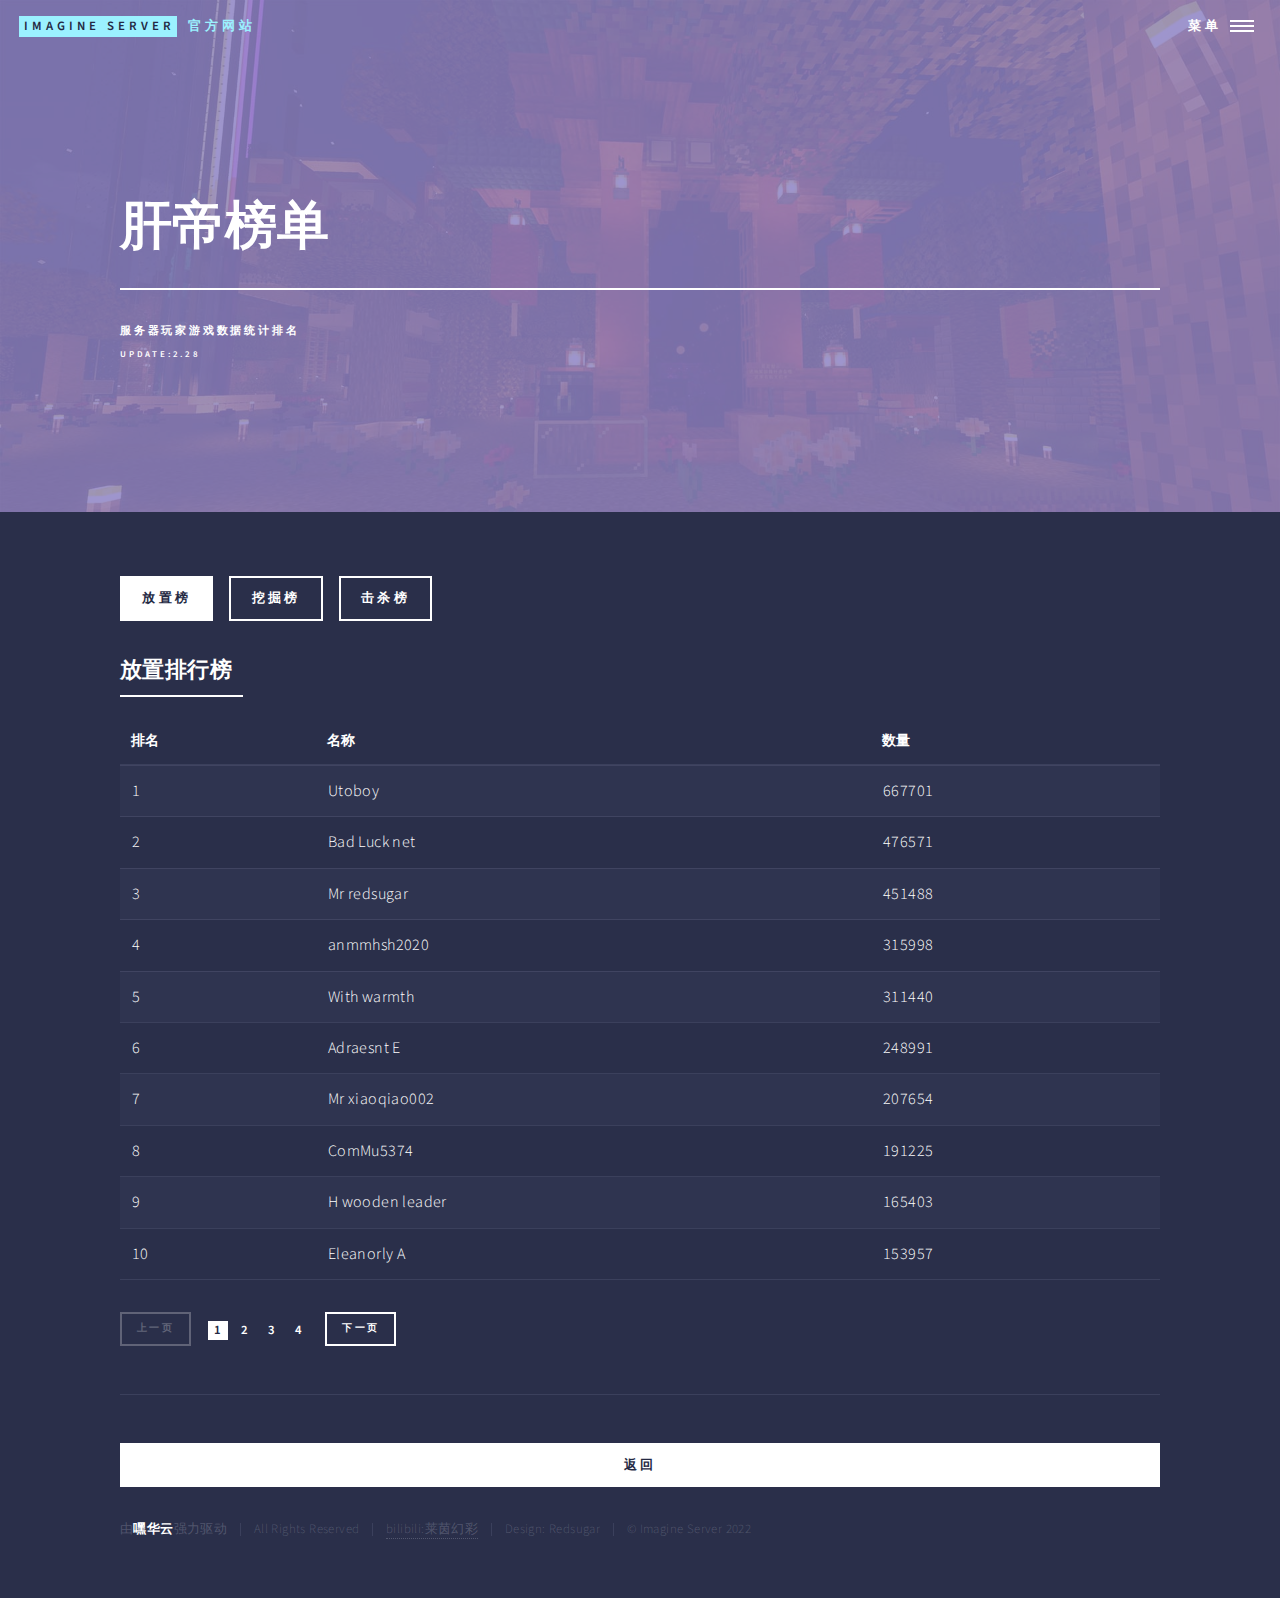
<file: list-f-1.html>
<!DOCTYPE HTML>
<!--
	Forty by HTML5 UP
	html5up.net | @ajlkn
	Free for personal and commercial use under the CCA 3.0 license (html5up.net/license)
-->
<html>
	<head>
		<title>幻想浮城生电服务器 | 官方网站</title>
				<meta charset="utf-8" />
				<meta name="keywords" content="幻想浮城,ims服务器,imsserver,幻想浮城国际服,">
				<meta name="viewport" content="width=device-width, initial-scale=1, user-scalable=no" />
				<link rel="stylesheet" href="assets/css/main.css" />
				<link rel="shortcut icon" href="images/cd.ico"/>
				<noscript><link rel="stylesheet" href="assets/css/noscript.css" /></noscript>
			</head>
		<body class="is-preload">
		
			<!-- Wrapper -->
				<div id="wrapper">
		
					<!-- Header -->
						<header id="header" class="alt">
							<a href="index.html" class="logo"><strong>Imagine  Server</strong> <span> 官方网站</span></a>
							<nav>
								<a href="#menu">菜单</a>
							</nav>
						</header>
		
					<!-- Menu -->
						<nav id="menu">
							<ul class="links">
								<li><a href="index.html">首页</a></li>
								<li><a href="team.html">IMS team</a></li>
								<li><a href="function.html">便捷功能</a></li>
								<li><a href="404.html">最新动态</a></li>
							</ul>
							<ul class="actions stacked">
								<li><a href="https://jq.qq.com/?_wv=1027&k=iuKYeEGl" class="button primary fit">加入玩家交流群</a></li>
							</ul>
						</nav>

				<!-- Banner -->
				<!-- Note: The "styleN" class below should match that of the header element. -->
					<section id="banner" class="style2">
						<div class="inner">
							<span class="image">
								<img src="images/pic07.jpg" alt="" />
							</span>
							<header class="major">
								<h1>肝帝榜单</h1>
								</header>
								<div class="content">
									<p>服务器玩家游戏数据统计排名<br><sub>update:2.28</sub></p>
								</div>
						</div>
					</section>

				<!-- Main -->
					<div id="main">

						<!-- One -->
<div class="inner">
	<ul  class="actions">
		<li><a href="list-f-1.html" class="button primary">放置榜</a></li>
		<li><a href="list-w-1.html" class="button">挖掘榜</a></li>
		<li><a href="list-j-1.html" class="button">击杀榜</a></li>
	</ul>
	<header class="major">
	<h3>放置排行榜</h3>
	</header>
					<div class="table-wrapper">
														<table>
															<thead>
																<tr>
																	<th>排名</th>
																	<th>名称</th>
																	<th>数量</th>
																</tr>
															</thead>
															<tbody>
																<tr>
																	<td>1</td>
																	<td>Utoboy</td>
																	<td>667701</td>
																</tr>
																<tr>
																	<td>2</td>
																	<td>Bad Luck net</td>
																	<td>476571</td>
																</tr>
																<tr>
																	<td>3</td>
																	<td>Mr redsugar</td>
																	<td>451488</td>
																</tr>
																<tr>
																	<td>4</td>
																	<td>anmmhsh2020</td>
																	<td>315998</td>
																</tr>
																<tr>
																	<td>5</td>
																	<td>With warmth</td>
																	<td>311440</td>
																</tr>
																<tr>
																	<td>6</td>
																	<td>Adraesnt E</td>
																	<td>248991</td>
																</tr>
																<tr>
																	<td>7</td>
																	<td>Mr xiaoqiao002</td>
																	<td>207654</td>
																</tr>
																<tr>
																	<td>8</td>
																	<td>ComMu5374</td>
																	<td>191225</td>
																</tr>
																<tr>
																	<td>9</td>
																	<td>H wooden leader</td>
																	<td>165403</td>
																</tr>
																<tr>
																	<td>10</td>
																	<td>Eleanorly A</td>
																	<td>153957</td>
																</tr>
																<!-- <tr>
																	<td>11</td>
																	<td>falling223</td>
																	<td>150245</td>
																</tr>
																<tr>
																	<td>12</td>
																	<td>New Elk Appear</td>
																	<td>146128</td>
																</tr>
																<tr>
																	<td>13</td>
																	<td>Guiguipikel</td>
																	<td>145617</td>
																</tr>
																<tr>
																	<td>14</td>
																	<td>Tenyears10</td>
																	<td>130384</td>
																</tr>
																<tr>
																	<td>15</td>
																	<td>VCCTXT2333</td>
																	<td>116918</td>
																</tr>
																<tr>
																	<td>16</td>
																	<td>UnflowerFruit</td>
																	<td>116918</td>
																</tr>
																<tr>
																	<td>17</td>
																	<td>BookableBread15</td>
																	<td>113340</td>
																</tr>
																<tr>
																	<td>18</td>
																	<td>crimina11495</td>
																	<td>106778</td>
																</tr>
																<tr>
																	<td>19</td>
																	<td>MASDHEI</td>
																	<td>96956</td>
																</tr>
																<tr>
																	<td>20</td>
																	<td>BarrelDrake3844</td>
																	<td>94834</td>
																</tr>
																<tr>
																	<td>21</td>
																	<td>xiaolann</td>
																	<td>90186</td>
																</tr>
																<tr>
																	<td>22</td>
																	<td>H2SO4 lotus</td>
																	<td>72643</td>
																</tr>
																<tr>
																	<td>23</td>
																	<td>PastCarrot30221</td>
																	<td>66224</td>
																</tr>
																<tr>
																	<td>24</td>
																	<td>MuShang1015</td>
																	<td>61731</td>
																</tr>
																<tr>
																	<td>25</td>
																	<td>Z Whitesugar</td>
																	<td>60057</td>
																</tr>
																<tr>
																	<td>26</td>
																	<td>Han yich</td>
																	<td>57864</td>
																</tr>
																<tr>
																	<td>27</td>
																	<td>War spirit yy</td>
																	<td>57074</td>
																</tr>
																<tr>
																	<td>28</td>
																	<td>shashiqi</td>
																	<td>55556</td>
																</tr><tr>
																	<td>29</td>
																	<td>Bed luck net m</td>
																	<td>54015</td>
																</tr><tr>
																	<td>30</td>
																	<td>StranedPlot511</td>
																	<td>52513</td>
																</tr>
																<tr>
																	<td>31</td>
																	<td>onlyfinally</td>
																	<td>48759</td>
																</tr>
																<tr>
																	<td>32</td>
																	<td>XenonBa</td>
																	<td>45133</td>
																</tr>
																<tr>
																	<td>33</td>
																	<td>mmzandbyt</td>
																	<td>44332</td>
																</tr>
																<tr>
																	<td>34</td>
																	<td>NanCheng2021</td>
																	<td>44332</td>
																</tr>
																<tr>
																	<td>35</td>
																	<td>BassBongo527791</td>
																	<td>42707</td>
																</tr> -->
															</tbody>
															</tfoot>
														</table>
													</div>
													<ul class="pagination">
														<li><a href="list-f-1.html" class="button small disabled">上一页</a></li>
														<li><a href="list-f-1.html" class="page active">1</a></li>
														<li><a href="list-f-2.html" class="page">2</a></li>
														<li><a href="list-f-3.html" class="page">3</a></li>
														<li><a href="list-f-4.html" class="page">4</a></li>
														<li><a href="list-f-2.html" class="button small">下一页</a></li>
													</ul>
													<hr class="major" />
													<div class="col-6 col-12-small">
														<ul class="actions stacked">
														<li><a href="index.html" class="button primary fit">返回</a></li>
														</ul>
													</div>
										
				<!-- Footer -->
					<footer id="footer">
						<div class="inner">
							<ul class="copyright">
								<li>由<strong>嘿华云</strong>强力驱动</li><li>All Rights Reserved</li><li><a href="https://space.bilibili.com/520320534/">bilibili:莱茵幻彩</a></li><li>Design: Redsugar</li><li>&copy; Imagine Server 2022</li><!--   莱幻工作室——IMS幻想浮城服务器管理组-->
							</ul>
						</div>
					</footer>
					</div>

			

		<!-- Scripts -->
			<script src="assets/js/jquery.min.js"></script>
			<script src="assets/js/jquery.scrolly.min.js"></script>
			<script src="assets/js/jquery.scrollex.min.js"></script>
			<script src="assets/js/browser.min.js"></script>
			<script src="assets/js/breakpoints.min.js"></script>
			<script src="assets/js/util.js"></script>
			<script src="assets/js/main.js"></script>

	</body>
</html>
</file>
<file: assets/css/noscript.css>
/*
	Forty by HTML5 UP
	html5up.net | @ajlkn
	Free for personal and commercial use under the CCA 3.0 license (html5up.net/license)
*/

/* Banner */

	body.is-preload #banner:after {
		opacity: 0.85;
	}

	body.is-preload #banner > .inner {
		-moz-filter: none;
		-webkit-filter: none;
		-ms-filter: none;
		filter: none;
		-moz-transform: none;
		-webkit-transform: none;
		-ms-transform: none;
		transform: none;
		opacity: 1;
	}
</file>
<file: assets/css/modern-fixed.css>
﻿:root {
  --bg-primary: #161618;
  --bg-secondary: #1f2024;
  --bg-card: rgba(34, 35, 40, 0.82);
  --accent-primary: #8b93ff;
  --accent-secondary: #c7cbff;
  --accent-gradient: linear-gradient(135deg, #7f86ff 0%, #b8bdff 100%);
  --text-primary: #f5f5f7;
  --text-secondary: #c8cad1;
  --text-muted: #8f93a1;
  --border-color: rgba(255, 255, 255, 0.08);
  --border-hover: rgba(183, 189, 255, 0.22);
  --shadow-card: 0 18px 50px rgba(0, 0, 0, 0.28);
  --radius-sm: 10px;
  --radius-md: 16px;
  --radius-lg: 28px;
  --radius-full: 50%;
}

* {
  margin: 0;
  padding: 0;
  box-sizing: border-box;
}

html {
  scroll-behavior: smooth;
}

body {
  font-family: 'Inter', -apple-system, BlinkMacSystemFont, 'Segoe UI', sans-serif;
  background: radial-gradient(circle at top, #202126 0%, var(--bg-primary) 55%);
  color: var(--text-primary);
  line-height: 1.6;
  min-height: 100vh;
  overflow-x: hidden;
  position: relative;
  isolation: isolate;
}

body::before {
  content: '';
  position: fixed;
  top: 0;
  left: 0;
  right: 0;
  bottom: 0;
  background: 
    radial-gradient(ellipse at 20% 20%, rgba(183, 189, 255, 0.10) 0%, transparent 48%),
    radial-gradient(ellipse at 80% 80%, rgba(255, 255, 255, 0.06) 0%, transparent 52%),
    radial-gradient(ellipse at 50% 50%, rgba(139, 147, 255, 0.04) 0%, transparent 70%);
  pointer-events: none;
  z-index: -2;
}

body::after {
  content: '';
  position: fixed;
  inset: 0;
  background:
    radial-gradient(circle at 15% 12%, rgba(183, 189, 255, 0.08) 0 10%, transparent 26%),
    radial-gradient(circle at 82% 18%, rgba(255, 255, 255, 0.05) 0 8%, transparent 22%),
    radial-gradient(circle at 78% 78%, rgba(183, 189, 255, 0.06) 0 10%, transparent 28%),
    linear-gradient(rgba(255, 255, 255, 0.02) 1px, transparent 1px),
    linear-gradient(90deg, rgba(255, 255, 255, 0.02) 1px, transparent 1px);
  background-size: auto, auto, auto, 72px 72px, 72px 72px;
  background-position: center;
  opacity: 0.75;
  pointer-events: none;
  z-index: -1;
  animation: bg-drift 22s ease-in-out infinite alternate;
}

@keyframes bg-drift {
  from {
    transform: translate3d(0, 0, 0) scale(1);
  }
  to {
    transform: translate3d(0, -8px, 0) scale(1.02);
  }
}

a {
  color: inherit;
  text-decoration: none;
  transition: all 0.3s ease;
}

.container {
  max-width: 1200px;
  margin: 0 auto;
  padding: 0 24px;
}

header {
  position: fixed;
  top: 0;
  left: 0;
  right: 0;
  z-index: 100;
  padding: 18px 0;
  background: transparent;
  transition: all 0.3s ease;
}

header.scrolled {
  padding: 14px 0;
}

.header-content {
  display: flex;
  align-items: center;
  justify-content: center;
  position: relative;
}

.logo {
  display: none;
}

.logo-icon {
  width: 40px;
  height: 40px;
  background: var(--accent-gradient);
  border-radius: var(--radius-md);
  display: flex;
  align-items: center;
  justify-content: center;
  font-size: 1.2rem;
}

nav {
  display: flex;
  align-items: center;
  gap: 18px;
  padding: 12px 18px;
  border-radius: 999px;
  background: rgba(28, 29, 33, 0.72);
  border: 1px solid var(--border-color);
  backdrop-filter: blur(24px);
  box-shadow: 0 14px 40px rgba(0, 0, 0, 0.22);
}

nav a {
  color: var(--text-secondary);
  font-weight: 500;
  position: relative;
  padding: 10px 14px;
  border-radius: 999px;
}

nav a::after {
  content: '';
  position: absolute;
  inset: 0;
  border-radius: 999px;
  background: rgba(255, 255, 255, 0.06);
  opacity: 0;
  transition: opacity 0.25s ease;
}

nav a:hover {
  color: var(--text-primary);
}

nav a:hover::after {
  opacity: 1;
}

.mobile-menu-btn {
  display: none;
  position: absolute;
  right: 0;
  top: 50%;
  transform: translateY(-50%);
  background: rgba(28, 29, 33, 0.72);
  border: 1px solid var(--border-color);
  border-radius: 999px;
  padding: 10px 12px;
  cursor: pointer;
  backdrop-filter: blur(22px);
  box-shadow: 0 14px 40px rgba(0, 0, 0, 0.22);
}

.mobile-menu-btn span {
  display: block;
  width: 20px;
  height: 2px;
  background: var(--text-primary);
  margin: 4px 0;
  border-radius: 2px;
}

.hero {
  min-height: 100vh;
  display: flex;
  align-items: center;
  justify-content: center;
  text-align: center;
  padding: 120px 24px 80px;
  position: relative;
}

.hero-content {
  max-width: 800px;
}

.hero-badge {
  display: inline-flex;
  align-items: center;
  gap: 8px;
  padding: 8px 16px;
  background: rgba(34, 35, 40, 0.72);
  border: 1px solid var(--border-color);
  border-radius: 50px;
  font-size: 0.875rem;
  color: var(--text-secondary);
  margin-bottom: 24px;
}

.hero-badge .dot {
  width: 8px;
  height: 8px;
  background: #00d26a;
  border-radius: var(--radius-full);
  animation: pulse 2s ease-in-out infinite;
}

@keyframes pulse {
  0%, 100% { opacity: 1; transform: scale(1); }
  50% { opacity: 0.5; transform: scale(1.2); }
}

.hero h1 {
  font-size: 4rem;
  font-weight: 800;
  line-height: 1.1;
  margin-bottom: 24px;
  background: linear-gradient(135deg, #ffffff 0%, #d9dcff 100%);
  -webkit-background-clip: text;
  -webkit-text-fill-color: transparent;
  background-clip: text;
}

.hero h1 span {
  background: var(--accent-gradient);
  -webkit-background-clip: text;
  -webkit-text-fill-color: transparent;
  background-clip: text;
}

.hero p {
  font-size: 1.25rem;
  color: var(--text-secondary);
  margin-bottom: 16px;
}

.hero p a {
  text-decoration: underline;
  text-underline-offset: 3px;
  text-decoration-thickness: 2px;
  text-decoration-color: rgba(215, 218, 255, 0.85);
}

.hero p a:hover {
  color: var(--text-primary);
}

.hero-content,
.section,
.docs-content,
.docs-sidebar,
.docs-aside,
.feature-card,
.link-card,
.server-info,
.team-card,
.note-card,
.status-card,
.step-card,
.gallery-item,
.docs-card,
.docs-link-card,
.docs-search-panel,
.docs-search-result,
.mini-card {
  backdrop-filter: blur(18px);
}

.docs-search-btn {
  padding: 10px 14px;
  border-radius: 999px;
  background: rgba(162, 155, 254, 0.12);
  border: 1px solid rgba(162, 155, 254, 0.2);
  color: var(--text-primary);
  cursor: pointer;
  font-weight: 600;
}

.docs-search-btn:hover {
  background: rgba(162, 155, 254, 0.18);
}

.docs-search-modal {
  position: fixed;
  inset: 0;
  display: none;
  align-items: flex-start;
  justify-content: center;
  padding: 120px 16px 24px;
  background: rgba(7, 10, 18, 0.72);
  backdrop-filter: blur(10px);
  z-index: 200;
}

.docs-search-modal.active {
  display: flex;
}

.docs-search-panel {
  width: min(760px, 100%);
  background: var(--bg-card);
  border: 1px solid var(--border-color);
  border-radius: 24px;
  box-shadow: var(--shadow-card);
  overflow: hidden;
}

.docs-search-panel input {
  width: 100%;
  padding: 18px 20px;
  border: 0;
  background: var(--bg-secondary);
  color: var(--text-primary);
  outline: none;
  font-size: 1rem;
}

.docs-search-panel input::placeholder {
  color: var(--text-muted);
}

.docs-search-results {
  max-height: 420px;
  overflow: auto;
  padding: 12px;
  display: grid;
  gap: 10px;
}

.docs-search-result {
  display: block;
  padding: 14px 16px;
  border-radius: 14px;
  background: var(--bg-secondary);
  border: 1px solid var(--border-color);
}

.docs-search-result strong {
  display: block;
  margin-bottom: 6px;
  color: var(--text-primary);
}

.docs-search-result span {
  color: var(--text-secondary);
  font-size: 0.92rem;
}

.text-button-link {
  display: inline-flex !important;
  align-items: center;
  gap: 8px;
  padding: 12px 18px;
  margin-top: 12px;
  border-radius: 999px;
  background: linear-gradient(135deg, rgba(108, 92, 231, 0.95), rgba(162, 155, 254, 0.95));
  border: 1px solid rgba(255, 255, 255, 0.12);
  color: #ffffff !important;
  font-weight: 700;
  text-decoration: underline;
  text-underline-offset: 3px;
  text-decoration-thickness: 2px;
  text-decoration-color: rgba(255, 255, 255, 0.95);
  box-shadow: 0 10px 24px rgba(108, 92, 231, 0.35);
  transition: all 0.25s ease;
}

.text-button-link:hover {
  background: linear-gradient(135deg, rgba(124, 110, 255, 1), rgba(177, 172, 255, 1));
  transform: translateY(-2px);
  box-shadow: 0 14px 30px rgba(108, 92, 231, 0.45);
}

.hero-stats {
  display: flex;
  justify-content: center;
  gap: 48px;
  margin-top: 48px;
  padding: 32px;
  background: rgba(34, 35, 40, 0.72);
  border-radius: var(--radius-lg);
  border: 1px solid var(--border-color);
}

.stat-item {
  text-align: center;
}

.stat-value {
  font-size: 2.5rem;
  font-weight: 700;
  color: var(--accent-secondary);
}

.stat-label {
  font-size: 0.875rem;
  color: var(--text-muted);
  margin-top: 4px;
}

.hero-buttons {
  display: flex;
  justify-content: center;
  gap: 16px;
  margin-top: 40px;
}

.btn {
  display: inline-flex;
  align-items: center;
  justify-content: center;
  gap: 8px;
  padding: 16px 32px;
  font-size: 1rem;
  font-weight: 600;
  border-radius: var(--radius-md);
  cursor: pointer;
  transition: all 0.3s ease;
  border: none;
}

.btn-primary {
  background: var(--accent-gradient);
  color: var(--text-primary);
  box-shadow: 0 4px 15px rgba(108, 92, 231, 0.4);
}

.btn-primary:hover {
  transform: translateY(-2px);
  box-shadow: 0 6px 25px rgba(108, 92, 231, 0.5);
}

.btn-secondary {
  background: var(--bg-card);
  color: var(--text-primary);
  border: 1px solid var(--border-color);
}

.btn-secondary:hover {
  background: var(--bg-secondary);
  border-color: var(--border-hover);
}

.section {
  padding: 100px 0;
}

.section-header {
  text-align: center;
  margin-bottom: 64px;
}

.section-header h2 {
  font-size: 2.5rem;
  font-weight: 700;
  margin-bottom: 16px;
}

.section-header p {
  font-size: 1.125rem;
  color: var(--text-secondary);
  max-width: 600px;
  margin: 0 auto;
}

.features-grid {
  display: grid;
  grid-template-columns: repeat(auto-fit, minmax(300px, 1fr));
  gap: 24px;
}

.feature-card {
  background: rgba(34, 35, 40, 0.72);
  border: 1px solid var(--border-color);
  border-radius: var(--radius-lg);
  padding: 32px;
  transition: all 0.3s ease;
}

.feature-card:hover {
  transform: translateY(-4px);
  border-color: var(--border-hover);
  box-shadow: var(--shadow-card);
}

.feature-icon {
  width: 56px;
  height: 56px;
  background: linear-gradient(135deg, rgba(127, 134, 255, 0.95), rgba(199, 203, 255, 0.95));
  border-radius: var(--radius-md);
  display: flex;
  align-items: center;
  justify-content: center;
  font-size: 1.5rem;
  margin-bottom: 20px;
}

.feature-card h3 {
  font-size: 1.25rem;
  font-weight: 600;
  margin-bottom: 12px;
}

.feature-card p {
  color: var(--text-secondary);
  font-size: 0.95rem;
}

.links-grid {
  display: grid;
  grid-template-columns: repeat(auto-fit, minmax(280px, 1fr));
  gap: 20px;
}

.link-card {
  display: flex;
  align-items: center;
  gap: 16px;
  padding: 20px;
  background: rgba(34, 35, 40, 0.72);
  border: 1px solid var(--border-color);
  border-radius: var(--radius-md);
  transition: all 0.3s ease;
}

.link-card:hover {
  border-color: var(--accent-primary);
  background: var(--bg-secondary);
}

.link-card .icon {
  width: 48px;
  height: 48px;
  background: var(--bg-secondary);
  border-radius: var(--radius-sm);
  display: flex;
  align-items: center;
  justify-content: center;
  font-size: 1.25rem;
}

.link-card .info h4 {
  font-weight: 600;
  margin-bottom: 4px;
}

.link-card .info p {
  font-size: 0.875rem;
  color: var(--text-muted);
}

.server-info {
  background: rgba(34, 35, 40, 0.72);
  border: 1px solid var(--border-color);
  border-radius: var(--radius-lg);
  padding: 48px;
  margin-top: 40px;
}

.server-info h3 {
  font-size: 1.5rem;
  margin-bottom: 24px;
}

.server-info ul {
  list-style: none;
}

.server-info li {
  padding: 12px 0;
  border-bottom: 1px solid var(--border-color);
  color: var(--text-secondary);
  display: flex;
  align-items: center;
  gap: 12px;
}

.server-info li:last-child {
  border-bottom: none;
}

.server-info li::before {
  content: '✓';
  color: var(--accent-secondary);
  font-weight: 600;
}

footer {
  padding: 48px 0;
  border-top: 1px solid var(--border-color);
  background: var(--bg-secondary);
}

.footer-content {
  display: flex;
  align-items: center;
  justify-content: space-between;
  flex-wrap: wrap;
  gap: 24px;
}

.footer-left {
  display: flex;
  align-items: center;
  gap: 16px;
}

.footer-left p {
  color: var(--text-muted);
  font-size: 0.875rem;
}

.footer-right {
  display: flex;
  gap: 24px;
}

.footer-right a {
  color: var(--text-secondary);
  font-size: 0.875rem;
}

.footer-right a:hover {
  color: var(--accent-secondary);
}

@media (max-width: 768px) {
  .hero h1 {
    font-size: 2rem;
  }
  
  .hero-stats {
    flex-direction: column;
    gap: 24px;
  }
  
  .hero-buttons {
    flex-direction: column;
  }
  
  nav {
    display: none;
    position: fixed;
    top: 72px;
    left: 50%;
    transform: translateX(-50%);
    width: calc(100% - 24px);
    max-width: 520px;
    background: rgba(17, 19, 36, 0.96);
    padding: 16px;
    flex-direction: column;
    gap: 10px;
    border: 1px solid rgba(162, 155, 254, 0.18);
    border-radius: 24px;
    box-shadow: 0 16px 50px rgba(0, 0, 0, 0.35);
  }
  
  nav.active {
    display: flex;
  }
  
  nav a {
    width: 100%;
    padding: 12px 14px;
  }
  
  .mobile-menu-btn {
    display: block !important;
  }
  
  .footer-content {
    flex-direction: column;
    text-align: center;
  }
}

/* mobile-menu-btn defined above */
</file>
<file: assets/css/main.css>
@import url(fontawesome-all.min.css);
@import url("https://fonts.googleapis.com/css?family=Source+Sans+Pro:300,300italic,600,600italic");

/*
	Forty by HTML5 UP
	html5up.net | @ajlkn
	Free for personal and commercial use under the CCA 3.0 license (html5up.net/license)
*/

html, body, div, span, applet, object,
iframe, h1, h2, h3, h4, h5, h6, p, blockquote,
pre, a, abbr, acronym, address, big, cite,
code, del, dfn, em, img, ins, kbd, q, s, samp,
small, strike, strong, sub, sup, tt, var, b,
u, i, center, dl, dt, dd, ol, ul, li, fieldset,
form, label, legend, table, caption, tbody,
tfoot, thead, tr, th, td, article, aside,
canvas, details, embed, figure, figcaption,
footer, header, hgroup, menu, nav, output, ruby,
section, summary, time, mark, audio, video {
	margin: 0;
	padding: 0;
	border: 0;
	font-size: 100%;
	font: inherit;
	vertical-align: baseline;}

article, aside, details, figcaption, figure,
footer, header, hgroup, menu, nav, section {
	display: block;}

body {
	line-height: 1;
}

ol, ul {
	list-style: none;
}

blockquote, q {
	quotes: none;
}

	blockquote:before, blockquote:after, q:before, q:after {
		content: '';
		content: none;
	}

table {
	border-collapse: collapse;
	border-spacing: 0;
}

body {
	-webkit-text-size-adjust: none;
}

mark {
	background-color: transparent;
	color: inherit;
}

input::-moz-focus-inner {
	border: 0;
	padding: 0;
}

input, select, textarea {
	-moz-appearance: none;
	-webkit-appearance: none;
	-ms-appearance: none;
	appearance: none;
}

/* Basic */

	@-ms-viewport {
		width: device-width;
	}

	body {
		-ms-overflow-style: scrollbar;
	}

	@media screen and (max-width: 480px) {

		html, body {
			min-width: 320px;
		}

	}

	html {
		box-sizing: border-box;
	}

	*, *:before, *:after {
		box-sizing: inherit;
	}

	body {
		background: #242943;
	}

		body.is-preload *, body.is-preload *:before, body.is-preload *:after {
			-moz-animation: none !important;
			-webkit-animation: none !important;
			-ms-animation: none !important;
			animation: none !important;
			-moz-transition: none !important;
			-webkit-transition: none !important;
			-ms-transition: none !important;
			transition: none !important;
		}

/* Type */

	body, input, select, textarea {
		color: #ffffff;
		font-family: "Source Sans Pro", Helvetica, sans-serif;
		font-size: 17pt;
		font-weight: 300;
		letter-spacing: 0.025em;
		line-height: 1.65;
	}

		@media screen and (max-width: 1680px) {

			body, input, select, textarea {
				font-size: 14pt;
			}

		}

		@media screen and (max-width: 1280px) {

			body, input, select, textarea {
				font-size: 12pt;
			}

		}

		@media screen and (max-width: 360px) {

			body, input, select, textarea {
				font-size: 11pt;
			}

		}

	a {
		-moz-transition: color 0.2s ease-in-out, border-bottom-color 0.2s ease-in-out;
		-webkit-transition: color 0.2s ease-in-out, border-bottom-color 0.2s ease-in-out;
		-ms-transition: color 0.2s ease-in-out, border-bottom-color 0.2s ease-in-out;
		transition: color 0.2s ease-in-out, border-bottom-color 0.2s ease-in-out;
		border-bottom: dotted 1px;
		color: inherit;
		text-decoration: none;
	}

		a:hover {
			border-bottom-color: transparent;
			color: #9bf1ff !important;
		}

		a:active {
			color: #53e3fb !important;
		}

	strong, b {
		color: #ffffff;
		font-weight: 600;
	}

	em, i {
		font-style: italic;
	}

	p {
		margin: 0 0 2em 0;
	}

	h1, h2, h3, h4, h5, h6 {
		color: #ffffff;
		font-weight: 600;
		line-height: 1.65;
		margin: 0 0 1em 0;
	}

		h1 a, h2 a, h3 a, h4 a, h5 a, h6 a {
			color: inherit;
			border-bottom: 0;
		}

	h1 {
		font-size: 2.5em;
	}

	h2 {
		font-size: 1.75em;
	}

	h3 {
		font-size: 1.35em;
	}

	h4 {
		font-size: 1.1em;
	}

	h5 {
		font-size: 0.9em;
	}

	h6 {
		font-size: 0.7em;
	}

	@media screen and (max-width: 736px) {

		h1 {
			font-size: 2em;
		}

		h2 {
			font-size: 1.5em;
		}

		h3 {
			font-size: 1.25em;
		}

	}

	sub {
		font-size: 0.8em;
		position: relative;
		top: 0.5em;
	}

	sup {
		font-size: 0.8em;
		position: relative;
		top: -0.5em;
	}

	blockquote {
		border-left: solid 4px rgba(212, 212, 255, 0.1);
		font-style: italic;
		margin: 0 0 2em 0;
		padding: 0.5em 0 0.5em 2em;
	}

	code {
		background: rgba(212, 212, 255, 0.035);
		font-family: "Courier New", monospace;
		font-size: 0.9em;
		margin: 0 0.25em;
		padding: 0.25em 0.65em;
	}

	pre {
		-webkit-overflow-scrolling: touch;
		font-family: "Courier New", monospace;
		font-size: 0.9em;
		margin: 0 0 2em 0;
	}

		pre code {
			display: block;
			line-height: 1.75;
			padding: 1em 1.5em;
			overflow-x: auto;
		}

	hr {
		border: 0;
		border-bottom: solid 1px rgba(212, 212, 255, 0.1);
		margin: 2em 0;
	}

		hr.major {
			margin: 3em 0;
		}

	.align-left {
		text-align: left;
	}

	.align-center {
		text-align: center;
	}

	.align-right {
		text-align: right;
	}

/* Row */

	.row {
		display: flex;
		flex-wrap: wrap;
		box-sizing: border-box;
		align-items: stretch;
	}

		.row > * {
			box-sizing: border-box;
		}

		.row.gtr-uniform > * > :last-child {
			margin-bottom: 0;
		}

		.row.aln-left {
			justify-content: flex-start;
		}

		.row.aln-center {
			justify-content: center;
		}

		.row.aln-right {
			justify-content: flex-end;
		}

		.row.aln-top {
			align-items: flex-start;
		}

		.row.aln-middle {
			align-items: center;
		}

		.row.aln-bottom {
			align-items: flex-end;
		}

		.row > .imp {
			order: -1;
		}

		.row > .col-1 {
			width: 8.33333%;
		}

		.row > .off-1 {
			margin-left: 8.33333%;
		}

		.row > .col-2 {
			width: 16.66667%;
		}

		.row > .off-2 {
			margin-left: 16.66667%;
		}

		.row > .col-3 {
			width: 25%;
		}

		.row > .off-3 {
			margin-left: 25%;
		}

		.row > .col-4 {
			width: 33.33333%;
		}

		.row > .off-4 {
			margin-left: 33.33333%;
		}

		.row > .col-5 {
			width: 41.66667%;
		}

		.row > .off-5 {
			margin-left: 41.66667%;
		}

		.row > .col-6 {
			width: 50%;
		}

		.row > .off-6 {
			margin-left: 50%;
		}

		.row > .col-7 {
			width: 58.33333%;
		}

		.row > .off-7 {
			margin-left: 58.33333%;
		}

		.row > .col-8 {
			width: 66.66667%;
		}

		.row > .off-8 {
			margin-left: 66.66667%;
		}

		.row > .col-9 {
			width: 75%;
		}

		.row > .off-9 {
			margin-left: 75%;
		}

		.row > .col-10 {
			width: 83.33333%;
		}

		.row > .off-10 {
			margin-left: 83.33333%;
		}

		.row > .col-11 {
			width: 91.66667%;
		}

		.row > .off-11 {
			margin-left: 91.66667%;
		}

		.row > .col-12 {
			width: 100%;
		}

		.row > .off-12 {
			margin-left: 100%;
		}

		.row.gtr-0 {
			margin-top: 0;
			margin-left: 0em;
		}

			.row.gtr-0 > * {
				padding: 0 0 0 0em;
			}

			.row.gtr-0.gtr-uniform {
				margin-top: 0em;
			}

				.row.gtr-0.gtr-uniform > * {
					padding-top: 0em;
				}

		.row.gtr-25 {
			margin-top: 0;
			margin-left: -0.5em;
		}

			.row.gtr-25 > * {
				padding: 0 0 0 0.5em;
			}

			.row.gtr-25.gtr-uniform {
				margin-top: -0.5em;
			}

				.row.gtr-25.gtr-uniform > * {
					padding-top: 0.5em;
				}

		.row.gtr-50 {
			margin-top: 0;
			margin-left: -1em;
		}

			.row.gtr-50 > * {
				padding: 0 0 0 1em;
			}

			.row.gtr-50.gtr-uniform {
				margin-top: -1em;
			}

				.row.gtr-50.gtr-uniform > * {
					padding-top: 1em;
				}

		.row {
			margin-top: 0;
			margin-left: -2em;
		}

			.row > * {
				padding: 0 0 0 2em;
			}

			.row.gtr-uniform {
				margin-top: -2em;
			}

				.row.gtr-uniform > * {
					padding-top: 2em;
				}

		.row.gtr-150 {
			margin-top: 0;
			margin-left: -3em;
		}

			.row.gtr-150 > * {
				padding: 0 0 0 3em;
			}

			.row.gtr-150.gtr-uniform {
				margin-top: -3em;
			}

				.row.gtr-150.gtr-uniform > * {
					padding-top: 3em;
				}

		.row.gtr-200 {
			margin-top: 0;
			margin-left: -4em;
		}

			.row.gtr-200 > * {
				padding: 0 0 0 4em;
			}

			.row.gtr-200.gtr-uniform {
				margin-top: -4em;
			}

				.row.gtr-200.gtr-uniform > * {
					padding-top: 4em;
				}

		@media screen and (max-width: 1680px) {

			.row {
				display: flex;
				flex-wrap: wrap;
				box-sizing: border-box;
				align-items: stretch;
			}

				.row > * {
					box-sizing: border-box;
				}

				.row.gtr-uniform > * > :last-child {
					margin-bottom: 0;
				}

				.row.aln-left {
					justify-content: flex-start;
				}

				.row.aln-center {
					justify-content: center;
				}

				.row.aln-right {
					justify-content: flex-end;
				}

				.row.aln-top {
					align-items: flex-start;
				}

				.row.aln-middle {
					align-items: center;
				}

				.row.aln-bottom {
					align-items: flex-end;
				}

				.row > .imp-xlarge {
					order: -1;
				}

				.row > .col-1-xlarge {
					width: 8.33333%;
				}

				.row > .off-1-xlarge {
					margin-left: 8.33333%;
				}

				.row > .col-2-xlarge {
					width: 16.66667%;
				}

				.row > .off-2-xlarge {
					margin-left: 16.66667%;
				}

				.row > .col-3-xlarge {
					width: 25%;
				}

				.row > .off-3-xlarge {
					margin-left: 25%;
				}

				.row > .col-4-xlarge {
					width: 33.33333%;
				}

				.row > .off-4-xlarge {
					margin-left: 33.33333%;
				}

				.row > .col-5-xlarge {
					width: 41.66667%;
				}

				.row > .off-5-xlarge {
					margin-left: 41.66667%;
				}

				.row > .col-6-xlarge {
					width: 50%;
				}

				.row > .off-6-xlarge {
					margin-left: 50%;
				}

				.row > .col-7-xlarge {
					width: 58.33333%;
				}

				.row > .off-7-xlarge {
					margin-left: 58.33333%;
				}

				.row > .col-8-xlarge {
					width: 66.66667%;
				}

				.row > .off-8-xlarge {
					margin-left: 66.66667%;
				}

				.row > .col-9-xlarge {
					width: 75%;
				}

				.row > .off-9-xlarge {
					margin-left: 75%;
				}

				.row > .col-10-xlarge {
					width: 83.33333%;
				}

				.row > .off-10-xlarge {
					margin-left: 83.33333%;
				}

				.row > .col-11-xlarge {
					width: 91.66667%;
				}

				.row > .off-11-xlarge {
					margin-left: 91.66667%;
				}

				.row > .col-12-xlarge {
					width: 100%;
				}

				.row > .off-12-xlarge {
					margin-left: 100%;
				}

				.row.gtr-0 {
					margin-top: 0;
					margin-left: 0em;
				}

					.row.gtr-0 > * {
						padding: 0 0 0 0em;
					}

					.row.gtr-0.gtr-uniform {
						margin-top: 0em;
					}

						.row.gtr-0.gtr-uniform > * {
							padding-top: 0em;
						}

				.row.gtr-25 {
					margin-top: 0;
					margin-left: -0.5em;
				}

					.row.gtr-25 > * {
						padding: 0 0 0 0.5em;
					}

					.row.gtr-25.gtr-uniform {
						margin-top: -0.5em;
					}

						.row.gtr-25.gtr-uniform > * {
							padding-top: 0.5em;
						}

				.row.gtr-50 {
					margin-top: 0;
					margin-left: -1em;
				}

					.row.gtr-50 > * {
						padding: 0 0 0 1em;
					}

					.row.gtr-50.gtr-uniform {
						margin-top: -1em;
					}

						.row.gtr-50.gtr-uniform > * {
							padding-top: 1em;
						}

				.row {
					margin-top: 0;
					margin-left: -2em;
				}

					.row > * {
						padding: 0 0 0 2em;
					}

					.row.gtr-uniform {
						margin-top: -2em;
					}

						.row.gtr-uniform > * {
							padding-top: 2em;
						}

				.row.gtr-150 {
					margin-top: 0;
					margin-left: -3em;
				}

					.row.gtr-150 > * {
						padding: 0 0 0 3em;
					}

					.row.gtr-150.gtr-uniform {
						margin-top: -3em;
					}

						.row.gtr-150.gtr-uniform > * {
							padding-top: 3em;
						}

				.row.gtr-200 {
					margin-top: 0;
					margin-left: -4em;
				}

					.row.gtr-200 > * {
						padding: 0 0 0 4em;
					}

					.row.gtr-200.gtr-uniform {
						margin-top: -4em;
					}

						.row.gtr-200.gtr-uniform > * {
							padding-top: 4em;
						}

		}

		@media screen and (max-width: 1280px) {

			.row {
				display: flex;
				flex-wrap: wrap;
				box-sizing: border-box;
				align-items: stretch;
			}

				.row > * {
					box-sizing: border-box;
				}

				.row.gtr-uniform > * > :last-child {
					margin-bottom: 0;
				}

				.row.aln-left {
					justify-content: flex-start;
				}

				.row.aln-center {
					justify-content: center;
				}

				.row.aln-right {
					justify-content: flex-end;
				}

				.row.aln-top {
					align-items: flex-start;
				}

				.row.aln-middle {
					align-items: center;
				}

				.row.aln-bottom {
					align-items: flex-end;
				}

				.row > .imp-large {
					order: -1;
				}

				.row > .col-1-large {
					width: 8.33333%;
				}

				.row > .off-1-large {
					margin-left: 8.33333%;
				}

				.row > .col-2-large {
					width: 16.66667%;
				}

				.row > .off-2-large {
					margin-left: 16.66667%;
				}

				.row > .col-3-large {
					width: 25%;
				}

				.row > .off-3-large {
					margin-left: 25%;
				}

				.row > .col-4-large {
					width: 33.33333%;
				}

				.row > .off-4-large {
					margin-left: 33.33333%;
				}

				.row > .col-5-large {
					width: 41.66667%;
				}

				.row > .off-5-large {
					margin-left: 41.66667%;
				}

				.row > .col-6-large {
					width: 50%;
				}

				.row > .off-6-large {
					margin-left: 50%;
				}

				.row > .col-7-large {
					width: 58.33333%;
				}

				.row > .off-7-large {
					margin-left: 58.33333%;
				}

				.row > .col-8-large {
					width: 66.66667%;
				}

				.row > .off-8-large {
					margin-left: 66.66667%;
				}

				.row > .col-9-large {
					width: 75%;
				}

				.row > .off-9-large {
					margin-left: 75%;
				}

				.row > .col-10-large {
					width: 83.33333%;
				}

				.row > .off-10-large {
					margin-left: 83.33333%;
				}

				.row > .col-11-large {
					width: 91.66667%;
				}

				.row > .off-11-large {
					margin-left: 91.66667%;
				}

				.row > .col-12-large {
					width: 100%;
				}

				.row > .off-12-large {
					margin-left: 100%;
				}

				.row.gtr-0 {
					margin-top: 0;
					margin-left: 0em;
				}

					.row.gtr-0 > * {
						padding: 0 0 0 0em;
					}

					.row.gtr-0.gtr-uniform {
						margin-top: 0em;
					}

						.row.gtr-0.gtr-uniform > * {
							padding-top: 0em;
						}

				.row.gtr-25 {
					margin-top: 0;
					margin-left: -0.375em;
				}

					.row.gtr-25 > * {
						padding: 0 0 0 0.375em;
					}

					.row.gtr-25.gtr-uniform {
						margin-top: -0.375em;
					}

						.row.gtr-25.gtr-uniform > * {
							padding-top: 0.375em;
						}

				.row.gtr-50 {
					margin-top: 0;
					margin-left: -0.75em;
				}

					.row.gtr-50 > * {
						padding: 0 0 0 0.75em;
					}

					.row.gtr-50.gtr-uniform {
						margin-top: -0.75em;
					}

						.row.gtr-50.gtr-uniform > * {
							padding-top: 0.75em;
						}

				.row {
					margin-top: 0;
					margin-left: -1.5em;
				}

					.row > * {
						padding: 0 0 0 1.5em;
					}

					.row.gtr-uniform {
						margin-top: -1.5em;
					}

						.row.gtr-uniform > * {
							padding-top: 1.5em;
						}

				.row.gtr-150 {
					margin-top: 0;
					margin-left: -2.25em;
				}

					.row.gtr-150 > * {
						padding: 0 0 0 2.25em;
					}

					.row.gtr-150.gtr-uniform {
						margin-top: -2.25em;
					}

						.row.gtr-150.gtr-uniform > * {
							padding-top: 2.25em;
						}

				.row.gtr-200 {
					margin-top: 0;
					margin-left: -3em;
				}

					.row.gtr-200 > * {
						padding: 0 0 0 3em;
					}

					.row.gtr-200.gtr-uniform {
						margin-top: -3em;
					}

						.row.gtr-200.gtr-uniform > * {
							padding-top: 3em;
						}

		}

		@media screen and (max-width: 980px) {

			.row {
				display: flex;
				flex-wrap: wrap;
				box-sizing: border-box;
				align-items: stretch;
			}

				.row > * {
					box-sizing: border-box;
				}

				.row.gtr-uniform > * > :last-child {
					margin-bottom: 0;
				}

				.row.aln-left {
					justify-content: flex-start;
				}

				.row.aln-center {
					justify-content: center;
				}

				.row.aln-right {
					justify-content: flex-end;
				}

				.row.aln-top {
					align-items: flex-start;
				}

				.row.aln-middle {
					align-items: center;
				}

				.row.aln-bottom {
					align-items: flex-end;
				}

				.row > .imp-medium {
					order: -1;
				}

				.row > .col-1-medium {
					width: 8.33333%;
				}

				.row > .off-1-medium {
					margin-left: 8.33333%;
				}

				.row > .col-2-medium {
					width: 16.66667%;
				}

				.row > .off-2-medium {
					margin-left: 16.66667%;
				}

				.row > .col-3-medium {
					width: 25%;
				}

				.row > .off-3-medium {
					margin-left: 25%;
				}

				.row > .col-4-medium {
					width: 33.33333%;
				}

				.row > .off-4-medium {
					margin-left: 33.33333%;
				}

				.row > .col-5-medium {
					width: 41.66667%;
				}

				.row > .off-5-medium {
					margin-left: 41.66667%;
				}

				.row > .col-6-medium {
					width: 50%;
				}

				.row > .off-6-medium {
					margin-left: 50%;
				}

				.row > .col-7-medium {
					width: 58.33333%;
				}

				.row > .off-7-medium {
					margin-left: 58.33333%;
				}

				.row > .col-8-medium {
					width: 66.66667%;
				}

				.row > .off-8-medium {
					margin-left: 66.66667%;
				}

				.row > .col-9-medium {
					width: 75%;
				}

				.row > .off-9-medium {
					margin-left: 75%;
				}

				.row > .col-10-medium {
					width: 83.33333%;
				}

				.row > .off-10-medium {
					margin-left: 83.33333%;
				}

				.row > .col-11-medium {
					width: 91.66667%;
				}

				.row > .off-11-medium {
					margin-left: 91.66667%;
				}

				.row > .col-12-medium {
					width: 100%;
				}

				.row > .off-12-medium {
					margin-left: 100%;
				}

				.row.gtr-0 {
					margin-top: 0;
					margin-left: 0em;
				}

					.row.gtr-0 > * {
						padding: 0 0 0 0em;
					}

					.row.gtr-0.gtr-uniform {
						margin-top: 0em;
					}

						.row.gtr-0.gtr-uniform > * {
							padding-top: 0em;
						}

				.row.gtr-25 {
					margin-top: 0;
					margin-left: -0.375em;
				}

					.row.gtr-25 > * {
						padding: 0 0 0 0.375em;
					}

					.row.gtr-25.gtr-uniform {
						margin-top: -0.375em;
					}

						.row.gtr-25.gtr-uniform > * {
							padding-top: 0.375em;
						}

				.row.gtr-50 {
					margin-top: 0;
					margin-left: -0.75em;
				}

					.row.gtr-50 > * {
						padding: 0 0 0 0.75em;
					}

					.row.gtr-50.gtr-uniform {
						margin-top: -0.75em;
					}

						.row.gtr-50.gtr-uniform > * {
							padding-top: 0.75em;
						}

				.row {
					margin-top: 0;
					margin-left: -1.5em;
				}

					.row > * {
						padding: 0 0 0 1.5em;
					}

					.row.gtr-uniform {
						margin-top: -1.5em;
					}

						.row.gtr-uniform > * {
							padding-top: 1.5em;
						}

				.row.gtr-150 {
					margin-top: 0;
					margin-left: -2.25em;
				}

					.row.gtr-150 > * {
						padding: 0 0 0 2.25em;
					}

					.row.gtr-150.gtr-uniform {
						margin-top: -2.25em;
					}

						.row.gtr-150.gtr-uniform > * {
							padding-top: 2.25em;
						}

				.row.gtr-200 {
					margin-top: 0;
					margin-left: -3em;
				}

					.row.gtr-200 > * {
						padding: 0 0 0 3em;
					}

					.row.gtr-200.gtr-uniform {
						margin-top: -3em;
					}

						.row.gtr-200.gtr-uniform > * {
							padding-top: 3em;
						}

		}

		@media screen and (max-width: 736px) {

			.row {
				display: flex;
				flex-wrap: wrap;
				box-sizing: border-box;
				align-items: stretch;
			}

				.row > * {
					box-sizing: border-box;
				}

				.row.gtr-uniform > * > :last-child {
					margin-bottom: 0;
				}

				.row.aln-left {
					justify-content: flex-start;
				}

				.row.aln-center {
					justify-content: center;
				}

				.row.aln-right {
					justify-content: flex-end;
				}

				.row.aln-top {
					align-items: flex-start;
				}

				.row.aln-middle {
					align-items: center;
				}

				.row.aln-bottom {
					align-items: flex-end;
				}

				.row > .imp-small {
					order: -1;
				}

				.row > .col-1-small {
					width: 8.33333%;
				}

				.row > .off-1-small {
					margin-left: 8.33333%;
				}

				.row > .col-2-small {
					width: 16.66667%;
				}

				.row > .off-2-small {
					margin-left: 16.66667%;
				}

				.row > .col-3-small {
					width: 25%;
				}

				.row > .off-3-small {
					margin-left: 25%;
				}

				.row > .col-4-small {
					width: 33.33333%;
				}

				.row > .off-4-small {
					margin-left: 33.33333%;
				}

				.row > .col-5-small {
					width: 41.66667%;
				}

				.row > .off-5-small {
					margin-left: 41.66667%;
				}

				.row > .col-6-small {
					width: 50%;
				}

				.row > .off-6-small {
					margin-left: 50%;
				}

				.row > .col-7-small {
					width: 58.33333%;
				}

				.row > .off-7-small {
					margin-left: 58.33333%;
				}

				.row > .col-8-small {
					width: 66.66667%;
				}

				.row > .off-8-small {
					margin-left: 66.66667%;
				}

				.row > .col-9-small {
					width: 75%;
				}

				.row > .off-9-small {
					margin-left: 75%;
				}

				.row > .col-10-small {
					width: 83.33333%;
				}

				.row > .off-10-small {
					margin-left: 83.33333%;
				}

				.row > .col-11-small {
					width: 91.66667%;
				}

				.row > .off-11-small {
					margin-left: 91.66667%;
				}

				.row > .col-12-small {
					width: 100%;
				}

				.row > .off-12-small {
					margin-left: 100%;
				}

				.row.gtr-0 {
					margin-top: 0;
					margin-left: 0em;
				}

					.row.gtr-0 > * {
						padding: 0 0 0 0em;
					}

					.row.gtr-0.gtr-uniform {
						margin-top: 0em;
					}

						.row.gtr-0.gtr-uniform > * {
							padding-top: 0em;
						}

				.row.gtr-25 {
					margin-top: 0;
					margin-left: -0.3125em;
				}

					.row.gtr-25 > * {
						padding: 0 0 0 0.3125em;
					}

					.row.gtr-25.gtr-uniform {
						margin-top: -0.3125em;
					}

						.row.gtr-25.gtr-uniform > * {
							padding-top: 0.3125em;
						}

				.row.gtr-50 {
					margin-top: 0;
					margin-left: -0.625em;
				}

					.row.gtr-50 > * {
						padding: 0 0 0 0.625em;
					}

					.row.gtr-50.gtr-uniform {
						margin-top: -0.625em;
					}

						.row.gtr-50.gtr-uniform > * {
							padding-top: 0.625em;
						}

				.row {
					margin-top: 0;
					margin-left: -1.25em;
				}

					.row > * {
						padding: 0 0 0 1.25em;
					}

					.row.gtr-uniform {
						margin-top: -1.25em;
					}

						.row.gtr-uniform > * {
							padding-top: 1.25em;
						}

				.row.gtr-150 {
					margin-top: 0;
					margin-left: -1.875em;
				}

					.row.gtr-150 > * {
						padding: 0 0 0 1.875em;
					}

					.row.gtr-150.gtr-uniform {
						margin-top: -1.875em;
					}

						.row.gtr-150.gtr-uniform > * {
							padding-top: 1.875em;
						}

				.row.gtr-200 {
					margin-top: 0;
					margin-left: -2.5em;
				}

					.row.gtr-200 > * {
						padding: 0 0 0 2.5em;
					}

					.row.gtr-200.gtr-uniform {
						margin-top: -2.5em;
					}

						.row.gtr-200.gtr-uniform > * {
							padding-top: 2.5em;
						}

		}

		@media screen and (max-width: 480px) {

			.row {
				display: flex;
				flex-wrap: wrap;
				box-sizing: border-box;
				align-items: stretch;
			}

				.row > * {
					box-sizing: border-box;
				}

				.row.gtr-uniform > * > :last-child {
					margin-bottom: 0;
				}

				.row.aln-left {
					justify-content: flex-start;
				}

				.row.aln-center {
					justify-content: center;
				}

				.row.aln-right {
					justify-content: flex-end;
				}

				.row.aln-top {
					align-items: flex-start;
				}

				.row.aln-middle {
					align-items: center;
				}

				.row.aln-bottom {
					align-items: flex-end;
				}

				.row > .imp-xsmall {
					order: -1;
				}

				.row > .col-1-xsmall {
					width: 8.33333%;
				}

				.row > .off-1-xsmall {
					margin-left: 8.33333%;
				}

				.row > .col-2-xsmall {
					width: 16.66667%;
				}

				.row > .off-2-xsmall {
					margin-left: 16.66667%;
				}

				.row > .col-3-xsmall {
					width: 25%;
				}

				.row > .off-3-xsmall {
					margin-left: 25%;
				}

				.row > .col-4-xsmall {
					width: 33.33333%;
				}

				.row > .off-4-xsmall {
					margin-left: 33.33333%;
				}

				.row > .col-5-xsmall {
					width: 41.66667%;
				}

				.row > .off-5-xsmall {
					margin-left: 41.66667%;
				}

				.row > .col-6-xsmall {
					width: 50%;
				}

				.row > .off-6-xsmall {
					margin-left: 50%;
				}

				.row > .col-7-xsmall {
					width: 58.33333%;
				}

				.row > .off-7-xsmall {
					margin-left: 58.33333%;
				}

				.row > .col-8-xsmall {
					width: 66.66667%;
				}

				.row > .off-8-xsmall {
					margin-left: 66.66667%;
				}

				.row > .col-9-xsmall {
					width: 75%;
				}

				.row > .off-9-xsmall {
					margin-left: 75%;
				}

				.row > .col-10-xsmall {
					width: 83.33333%;
				}

				.row > .off-10-xsmall {
					margin-left: 83.33333%;
				}

				.row > .col-11-xsmall {
					width: 91.66667%;
				}

				.row > .off-11-xsmall {
					margin-left: 91.66667%;
				}

				.row > .col-12-xsmall {
					width: 100%;
				}

				.row > .off-12-xsmall {
					margin-left: 100%;
				}

				.row.gtr-0 {
					margin-top: 0;
					margin-left: 0em;
				}

					.row.gtr-0 > * {
						padding: 0 0 0 0em;
					}

					.row.gtr-0.gtr-uniform {
						margin-top: 0em;
					}

						.row.gtr-0.gtr-uniform > * {
							padding-top: 0em;
						}

				.row.gtr-25 {
					margin-top: 0;
					margin-left: -0.3125em;
				}

					.row.gtr-25 > * {
						padding: 0 0 0 0.3125em;
					}

					.row.gtr-25.gtr-uniform {
						margin-top: -0.3125em;
					}

						.row.gtr-25.gtr-uniform > * {
							padding-top: 0.3125em;
						}

				.row.gtr-50 {
					margin-top: 0;
					margin-left: -0.625em;
				}

					.row.gtr-50 > * {
						padding: 0 0 0 0.625em;
					}

					.row.gtr-50.gtr-uniform {
						margin-top: -0.625em;
					}

						.row.gtr-50.gtr-uniform > * {
							padding-top: 0.625em;
						}

				.row {
					margin-top: 0;
					margin-left: -1.25em;
				}

					.row > * {
						padding: 0 0 0 1.25em;
					}

					.row.gtr-uniform {
						margin-top: -1.25em;
					}

						.row.gtr-uniform > * {
							padding-top: 1.25em;
						}

				.row.gtr-150 {
					margin-top: 0;
					margin-left: -1.875em;
				}

					.row.gtr-150 > * {
						padding: 0 0 0 1.875em;
					}

					.row.gtr-150.gtr-uniform {
						margin-top: -1.875em;
					}

						.row.gtr-150.gtr-uniform > * {
							padding-top: 1.875em;
						}

				.row.gtr-200 {
					margin-top: 0;
					margin-left: -2.5em;
				}

					.row.gtr-200 > * {
						padding: 0 0 0 2.5em;
					}

					.row.gtr-200.gtr-uniform {
						margin-top: -2.5em;
					}

						.row.gtr-200.gtr-uniform > * {
							padding-top: 2.5em;
						}

		}

/* Section/Article */

	section.special, article.special {
		text-align: center;
	}

	header.major {
		width: -moz-max-content;
		width: -webkit-max-content;
		width: -ms-max-content;
		width: max-content;
		margin-bottom: 2em;
	}

		header.major > :first-child {
			margin-bottom: 0;
			width: calc(100% + 0.5em);
		}

			header.major > :first-child:after {
				content: '';
				background-color: #ffffff;
				display: block;
				height: 2px;
				margin: 0.325em 0 0.5em 0;
				width: 100%;
			}

		header.major > p {
			font-size: 0.7em;
			font-weight: 600;
			letter-spacing: 0.25em;
			margin-bottom: 0;
			text-transform: uppercase;
		}

		body.is-ie header.major > :first-child:after {
			max-width: 9em;
		}

		body.is-ie header.major > h1:after {
			max-width: 100% !important;
		}

	@media screen and (max-width: 736px) {

		header.major > p br {
			display: none;
		}

	}

/* Form */

	form {
		margin: 0 0 2em 0;
	}

		form > :last-child {
			margin-bottom: 0;
		}

		form > .fields {
			display: -moz-flex;
			display: -webkit-flex;
			display: -ms-flex;
			display: flex;
			-moz-flex-wrap: wrap;
			-webkit-flex-wrap: wrap;
			-ms-flex-wrap: wrap;
			flex-wrap: wrap;
			width: calc(100% + 3em);
			margin: -1.5em 0 2em -1.5em;
		}

			form > .fields > .field {
				-moz-flex-grow: 0;
				-webkit-flex-grow: 0;
				-ms-flex-grow: 0;
				flex-grow: 0;
				-moz-flex-shrink: 0;
				-webkit-flex-shrink: 0;
				-ms-flex-shrink: 0;
				flex-shrink: 0;
				padding: 1.5em 0 0 1.5em;
				width: calc(100% - 1.5em);
			}

				form > .fields > .field.half {
					width: calc(50% - 0.75em);
				}

				form > .fields > .field.third {
					width: calc(100%/3 - 0.5em);
				}

				form > .fields > .field.quarter {
					width: calc(25% - 0.375em);
				}

		@media screen and (max-width: 480px) {

			form > .fields {
				width: calc(100% + 3em);
				margin: -1.5em 0 2em -1.5em;
			}

				form > .fields > .field {
					padding: 1.5em 0 0 1.5em;
					width: calc(100% - 1.5em);
				}

					form > .fields > .field.half {
						width: calc(100% - 1.5em);
					}

					form > .fields > .field.third {
						width: calc(100% - 1.5em);
					}

					form > .fields > .field.quarter {
						width: calc(100% - 1.5em);
					}

		}

	label {
		color: #ffffff;
		display: block;
		font-size: 0.8em;
		font-weight: 600;
		letter-spacing: 0.25em;
		margin: 0 0 1em 0;
		text-transform: uppercase;
	}

	input[type="text"],
	input[type="password"],
	input[type="email"],
	input[type="tel"],
	input[type="search"],
	input[type="url"],
	select,
	textarea {
		-moz-appearance: none;
		-webkit-appearance: none;
		-ms-appearance: none;
		appearance: none;
		background: rgba(212, 212, 255, 0.035);
		border: none;
		border-radius: 0;
		color: inherit;
		display: block;
		outline: 0;
		padding: 0 1em;
		text-decoration: none;
		width: 100%;
	}

		input[type="text"]:invalid,
		input[type="password"]:invalid,
		input[type="email"]:invalid,
		input[type="tel"]:invalid,
		input[type="search"]:invalid,
		input[type="url"]:invalid,
		select:invalid,
		textarea:invalid {
			box-shadow: none;
		}

		input[type="text"]:focus,
		input[type="password"]:focus,
		input[type="email"]:focus,
		input[type="tel"]:focus,
		input[type="search"]:focus,
		input[type="url"]:focus,
		select:focus,
		textarea:focus {
			border-color: #9bf1ff;
			box-shadow: 0 0 0 2px #9bf1ff;
		}

	select {
		background-image: url("data:image/svg+xml;charset=utf8,%3Csvg xmlns='http://www.w3.org/2000/svg' width='40' height='40' preserveAspectRatio='none' viewBox='0 0 40 40'%3E%3Cpath d='M9.4,12.3l10.4,10.4l10.4-10.4c0.2-0.2,0.5-0.4,0.9-0.4c0.3,0,0.6,0.1,0.9,0.4l3.3,3.3c0.2,0.2,0.4,0.5,0.4,0.9 c0,0.4-0.1,0.6-0.4,0.9L20.7,31.9c-0.2,0.2-0.5,0.4-0.9,0.4c-0.3,0-0.6-0.1-0.9-0.4L4.3,17.3c-0.2-0.2-0.4-0.5-0.4-0.9 c0-0.4,0.1-0.6,0.4-0.9l3.3-3.3c0.2-0.2,0.5-0.4,0.9-0.4S9.1,12.1,9.4,12.3z' fill='rgba(212, 212, 255, 0.1)' /%3E%3C/svg%3E");
		background-size: 1.25rem;
		background-repeat: no-repeat;
		background-position: calc(100% - 1rem) center;
		height: 2.75em;
		padding-right: 2.75em;
		text-overflow: ellipsis;
	}

		select option {
			color: #ffffff;
			background: #242943;
		}

		select:focus::-ms-value {
			background-color: transparent;
		}

		select::-ms-expand {
			display: none;
		}

	input[type="text"],
	input[type="password"],
	input[type="email"],
	input[type="tel"],
	input[type="search"],
	input[type="url"],
	select {
		height: 2.75em;
	}

	textarea {
		padding: 0.75em 1em;
	}

	input[type="checkbox"],
	input[type="radio"] {
		-moz-appearance: none;
		-webkit-appearance: none;
		-ms-appearance: none;
		appearance: none;
		display: block;
		float: left;
		margin-right: -2em;
		opacity: 0;
		width: 1em;
		z-index: -1;
	}

		input[type="checkbox"] + label,
		input[type="radio"] + label {
			text-decoration: none;
			color: #ffffff;
			cursor: pointer;
			display: inline-block;
			font-weight: 300;
			padding-left: 2.65em;
			padding-right: 0.75em;
			position: relative;
		}

			input[type="checkbox"] + label:before,
			input[type="radio"] + label:before {
				-moz-osx-font-smoothing: grayscale;
				-webkit-font-smoothing: antialiased;
				display: inline-block;
				font-style: normal;
				font-variant: normal;
				text-rendering: auto;
				line-height: 1;
				text-transform: none !important;
				font-family: 'Font Awesome 5 Free';
				font-weight: 900;
			}

			input[type="checkbox"] + label:before,
			input[type="radio"] + label:before {
				background: rgba(212, 212, 255, 0.035);
				content: '';
				display: inline-block;
				font-size: 0.8em;
				height: 2.0625em;
				left: 0;
				letter-spacing: 0;
				line-height: 2.0625em;
				position: absolute;
				text-align: center;
				top: 0;
				width: 2.0625em;
			}

		input[type="checkbox"]:checked + label:before,
		input[type="radio"]:checked + label:before {
			background: #ffffff;
			border-color: #9bf1ff;
			content: '\f00c';
			color: #242943;
		}

		input[type="checkbox"]:focus + label:before,
		input[type="radio"]:focus + label:before {
			box-shadow: 0 0 0 2px #9bf1ff;
		}

	input[type="radio"] + label:before {
		border-radius: 100%;
	}

	::-webkit-input-placeholder {
		color: rgba(244, 244, 255, 0.2) !important;
		opacity: 1.0;
	}

	:-moz-placeholder {
		color: rgba(244, 244, 255, 0.2) !important;
		opacity: 1.0;
	}

	::-moz-placeholder {
		color: rgba(244, 244, 255, 0.2) !important;
		opacity: 1.0;
	}

	:-ms-input-placeholder {
		color: rgba(244, 244, 255, 0.2) !important;
		opacity: 1.0;
	}

/* Box */

	.box {
		border: solid 1px rgba(212, 212, 255, 0.1);
		margin-bottom: 2em;
		padding: 1.5em;
	}

		.box > :last-child,
		.box > :last-child > :last-child,
		.box > :last-child > :last-child > :last-child {
			margin-bottom: 0;
		}

		.box.alt {
			border: 0;
			border-radius: 0;
			padding: 0;
		}

/* Icon */

	.icon {
		text-decoration: none;
		border-bottom: none;
		position: relative;
	}

		.icon:before {
			-moz-osx-font-smoothing: grayscale;
			-webkit-font-smoothing: antialiased;
			display: inline-block;
			font-style: normal;
			font-variant: normal;
			text-rendering: auto;
			line-height: 1;
			text-transform: none !important;
			font-family: 'Font Awesome 5 Free';
			font-weight: 400;
		}

		.icon > .label {
			display: none;
		}

		.icon:before {
			line-height: inherit;
		}

		.icon.solid:before {
			font-weight: 900;
		}

		.icon.brands:before {
			font-family: 'Font Awesome 5 Brands';
		}

		.icon.alt:before {
			background-color: #ffffff;
			border-radius: 100%;
			color: #242943;
			display: inline-block;
			height: 2em;
			line-height: 2em;
			text-align: center;
			width: 2em;
		}

	a.icon.alt:before {
		-moz-transition: background-color 0.2s ease-in-out;
		-webkit-transition: background-color 0.2s ease-in-out;
		-ms-transition: background-color 0.2s ease-in-out;
		transition: background-color 0.2s ease-in-out;
	}

	a.icon.alt:hover:before {
		background-color: #6fc3df;
	}

	a.icon.alt:active:before {
		background-color: #37a6cb;
	}

/* Image */

	.image {
		border: 0;
		display: inline-block;
		position: relative;
	}

		.image img {
			display: block;
		}

		.image.left, .image.right {
			max-width: 30%;
		}

			.image.left img, .image.right img {
				width: 100%;
			}

		.image.left {
			float: left;
			margin: 0 1.5em 1.25em 0;
			top: 0.25em;
		}

		.image.right {
			float: right;
			margin: 0 0 1.25em 1.5em;
			top: 0.25em;
		}

		.image.fit {
			display: block;
			margin: 0 0 2em 0;
			width: 100%;
		}

			.image.fit img {
				width: 100%;
			}

		.image.main {
			display: block;
			margin: 2.5em 0;
			width: 100%;
		}

			.image.main img {
				width: 100%;
			}

			@media screen and (max-width: 736px) {

				.image.main {
					margin: 1.5em 0;
				}

			}

/* List */

	ol {
		list-style: decimal;
		margin: 0 0 2em 0;
		padding-left: 1.25em;
	}

		ol li {
			padding-left: 0.25em;
		}

	ul {
		list-style: disc;
		margin: 0 0 2em 0;
		padding-left: 1em;
	}

		ul li {
			padding-left: 0.5em;
		}

		ul.alt {
			list-style: none;
			padding-left: 0;
		}

			ul.alt li {
				border-top: solid 1px rgba(212, 212, 255, 0.1);
				padding: 0.5em 0;
			}

				ul.alt li:first-child {
					border-top: 0;
					padding-top: 0;
				}

	dl {
		margin: 0 0 2em 0;
	}

		dl dt {
			display: block;
			font-weight: 600;
			margin: 0 0 1em 0;
		}

		dl dd {
			margin-left: 2em;
		}

/* Actions */

	ul.actions {
		display: -moz-flex;
		display: -webkit-flex;
		display: -ms-flex;
		display: flex;
		cursor: default;
		list-style: none;
		margin-left: -1em;
		padding-left: 0;
	}

		ul.actions li {
			padding: 0 0 0 1em;
			vertical-align: middle;
		}

		ul.actions.special {
			-moz-justify-content: center;
			-webkit-justify-content: center;
			-ms-justify-content: center;
			justify-content: center;
			width: 100%;
			margin-left: 0;
		}

			ul.actions.special li:first-child {
				padding-left: 0;
			}

		ul.actions.stacked {
			-moz-flex-direction: column;
			-webkit-flex-direction: column;
			-ms-flex-direction: column;
			flex-direction: column;
			margin-left: 0;
		}

			ul.actions.stacked li {
				padding: 1.3em 0 0 0;
			}

				ul.actions.stacked li:first-child {
					padding-top: 0;
				}

		ul.actions.fit {
			width: calc(100% + 1em);
		}

			ul.actions.fit li {
				-moz-flex-grow: 1;
				-webkit-flex-grow: 1;
				-ms-flex-grow: 1;
				flex-grow: 1;
				-moz-flex-shrink: 1;
				-webkit-flex-shrink: 1;
				-ms-flex-shrink: 1;
				flex-shrink: 1;
				width: 100%;
			}

				ul.actions.fit li > * {
					width: 100%;
				}

			ul.actions.fit.stacked {
				width: 100%;
			}

/* Icons */

	ul.icons {
		cursor: default;
		list-style: none;
		padding-left: 0;
	}

		ul.icons li {
			display: inline-block;
			padding: 0 1em 0 0;
		}

			ul.icons li:last-child {
				padding-right: 0;
			}

		@media screen and (max-width: 736px) {

			ul.icons li {
				padding: 0 0.75em 0 0;
			}

		}

/* Pagination */

	ul.pagination {
		cursor: default;
		list-style: none;
		padding-left: 0;
	}

		ul.pagination li {
			display: inline-block;
			padding-left: 0;
			vertical-align: middle;
		}

			ul.pagination li > .page {
				-moz-transition: background-color 0.2s ease-in-out, color 0.2s ease-in-out;
				-webkit-transition: background-color 0.2s ease-in-out, color 0.2s ease-in-out;
				-ms-transition: background-color 0.2s ease-in-out, color 0.2s ease-in-out;
				transition: background-color 0.2s ease-in-out, color 0.2s ease-in-out;
				border-bottom: 0;
				display: inline-block;
				font-size: 0.8em;
				font-weight: 600;
				height: 1.5em;
				line-height: 1.5em;
				margin: 0 0.125em;
				min-width: 1.5em;
				padding: 0 0.5em;
				text-align: center;
			}

				ul.pagination li > .page.active {
					background-color: #ffffff;
					color: #242943;
				}

					ul.pagination li > .page.active:hover {
						background-color: #9bf1ff;
						color: #242943 !important;
					}

					ul.pagination li > .page.active:active {
						background-color: #53e3fb;
					}

			ul.pagination li:first-child {
				padding-right: 0.75em;
			}

			ul.pagination li:last-child {
				padding-left: 0.75em;
			}

		@media screen and (max-width: 480px) {

			ul.pagination li:nth-child(n+2):nth-last-child(n+2) {
				display: none;
			}

			ul.pagination li:first-child {
				padding-right: 0;
			}

		}

/* Table */

	.table-wrapper {
		-webkit-overflow-scrolling: touch;
		overflow-x: auto;
	}

	table {
		margin: 0 0 2em 0;
		width: 100%;
	}

		table tbody tr {
			border: solid 1px rgba(212, 212, 255, 0.1);
			border-left: 0;
			border-right: 0;
		}

			table tbody tr:nth-child(2n + 1) {
				background-color: rgba(212, 212, 255, 0.035);
			}

		table td {
			padding: 0.75em 0.75em;
		}

		table th {
			color: #ffffff;
			font-size: 0.9em;
			font-weight: 600;
			padding: 0 0.75em 0.75em 0.75em;
			text-align: left;
		}

		table thead {
			border-bottom: solid 2px rgba(212, 212, 255, 0.1);
		}

		table tfoot {
			border-top: solid 2px rgba(212, 212, 255, 0.1);
		}

		table.alt {
			border-collapse: separate;
		}

			table.alt tbody tr td {
				border: solid 1px rgba(212, 212, 255, 0.1);
				border-left-width: 0;
				border-top-width: 0;
			}

				table.alt tbody tr td:first-child {
					border-left-width: 1px;
				}

			table.alt tbody tr:first-child td {
				border-top-width: 1px;
			}

			table.alt thead {
				border-bottom: 0;
			}

			table.alt tfoot {
				border-top: 0;
			}

/* Button */

	input[type="submit"],
	input[type="reset"],
	input[type="button"],
	button,
	.button {
		-moz-appearance: none;
		-webkit-appearance: none;
		-ms-appearance: none;
		appearance: none;
		-moz-transition: background-color 0.2s ease-in-out, box-shadow 0.2s ease-in-out, color 0.2s ease-in-out;
		-webkit-transition: background-color 0.2s ease-in-out, box-shadow 0.2s ease-in-out, color 0.2s ease-in-out;
		-ms-transition: background-color 0.2s ease-in-out, box-shadow 0.2s ease-in-out, color 0.2s ease-in-out;
		transition: background-color 0.2s ease-in-out, box-shadow 0.2s ease-in-out, color 0.2s ease-in-out;
		background-color: transparent;
		border: 0;
		border-radius: 0;
		box-shadow: inset 0 0 0 2px #ffffff;
		color: #ffffff;
		cursor: pointer;
		display: inline-block;
		font-size: 0.8em;
		font-weight: 600;
		height: 3.5em;
		letter-spacing: 0.25em;
		line-height: 3.5em;
		padding: 0 1.75em;
		text-align: center;
		text-decoration: none;
		text-transform: uppercase;
		white-space: nowrap;
	}

		input[type="submit"]:hover, input[type="submit"]:active,
		input[type="reset"]:hover,
		input[type="reset"]:active,
		input[type="button"]:hover,
		input[type="button"]:active,
		button:hover,
		button:active,
		.button:hover,
		.button:active {
			box-shadow: inset 0 0 0 2px #9bf1ff;
			color: #9bf1ff;
		}

		input[type="submit"]:active,
		input[type="reset"]:active,
		input[type="button"]:active,
		button:active,
		.button:active {
			background-color: rgba(155, 241, 255, 0.1);
			box-shadow: inset 0 0 0 2px #53e3fb;
			color: #53e3fb;
		}

		input[type="submit"].icon:before,
		input[type="reset"].icon:before,
		input[type="button"].icon:before,
		button.icon:before,
		.button.icon:before {
			margin-right: 0.5em;
		}

		input[type="submit"].fit,
		input[type="reset"].fit,
		input[type="button"].fit,
		button.fit,
		.button.fit {
			width: 100%;
		}

		input[type="submit"].small,
		input[type="reset"].small,
		input[type="button"].small,
		button.small,
		.button.small {
			font-size: 0.6em;
		}

		input[type="submit"].large,
		input[type="reset"].large,
		input[type="button"].large,
		button.large,
		.button.large {
			font-size: 1.25em;
			height: 3em;
			line-height: 3em;
		}

		input[type="submit"].next,
		input[type="reset"].next,
		input[type="button"].next,
		button.next,
		.button.next {
			padding-right: 4.5em;
			position: relative;
		}

			input[type="submit"].next:before, input[type="submit"].next:after,
			input[type="reset"].next:before,
			input[type="reset"].next:after,
			input[type="button"].next:before,
			input[type="button"].next:after,
			button.next:before,
			button.next:after,
			.button.next:before,
			.button.next:after {
				-moz-transition: opacity 0.2s ease-in-out;
				-webkit-transition: opacity 0.2s ease-in-out;
				-ms-transition: opacity 0.2s ease-in-out;
				transition: opacity 0.2s ease-in-out;
				background-position: center right;
				background-repeat: no-repeat;
				background-size: 36px 24px;
				content: '';
				display: block;
				height: 100%;
				position: absolute;
				right: 1.5em;
				top: 0;
				vertical-align: middle;
				width: 36px;
			}

			input[type="submit"].next:before,
			input[type="reset"].next:before,
			input[type="button"].next:before,
			button.next:before,
			.button.next:before {
				background-image: url("data:image/svg+xml;charset=utf8,%3Csvg xmlns='http://www.w3.org/2000/svg' xmlns:xlink='http://www.w3.org/1999/xlink' width='36px' height='24px' viewBox='0 0 36 24' zoomAndPan='disable'%3E%3Cstyle%3Eline %7B stroke: %23ffffff%3B stroke-width: 2px%3B %7D%3C/style%3E%3Cline x1='0' y1='12' x2='34' y2='12' /%3E%3Cline x1='25' y1='4' x2='34' y2='12.5' /%3E%3Cline x1='25' y1='20' x2='34' y2='11.5' /%3E%3C/svg%3E");
			}

			input[type="submit"].next:after,
			input[type="reset"].next:after,
			input[type="button"].next:after,
			button.next:after,
			.button.next:after {
				background-image: url("data:image/svg+xml;charset=utf8,%3Csvg xmlns='http://www.w3.org/2000/svg' xmlns:xlink='http://www.w3.org/1999/xlink' width='36px' height='24px' viewBox='0 0 36 24' zoomAndPan='disable'%3E%3Cstyle%3Eline %7B stroke: %239bf1ff%3B stroke-width: 2px%3B %7D%3C/style%3E%3Cline x1='0' y1='12' x2='34' y2='12' /%3E%3Cline x1='25' y1='4' x2='34' y2='12.5' /%3E%3Cline x1='25' y1='20' x2='34' y2='11.5' /%3E%3C/svg%3E");
				opacity: 0;
				z-index: 1;
			}

			input[type="submit"].next:hover:after, input[type="submit"].next:active:after,
			input[type="reset"].next:hover:after,
			input[type="reset"].next:active:after,
			input[type="button"].next:hover:after,
			input[type="button"].next:active:after,
			button.next:hover:after,
			button.next:active:after,
			.button.next:hover:after,
			.button.next:active:after {
				opacity: 1;
			}

			@media screen and (max-width: 1280px) {

				input[type="submit"].next,
				input[type="reset"].next,
				input[type="button"].next,
				button.next,
				.button.next {
					padding-right: 5em;
				}

			}

		input[type="submit"].primary,
		input[type="reset"].primary,
		input[type="button"].primary,
		button.primary,
		.button.primary {
			background-color: #ffffff;
			box-shadow: none;
			color: #242943;
		}

			input[type="submit"].primary:hover, input[type="submit"].primary:active,
			input[type="reset"].primary:hover,
			input[type="reset"].primary:active,
			input[type="button"].primary:hover,
			input[type="button"].primary:active,
			button.primary:hover,
			button.primary:active,
			.button.primary:hover,
			.button.primary:active {
				background-color: #9bf1ff;
				color: #242943 !important;
			}

			input[type="submit"].primary:active,
			input[type="reset"].primary:active,
			input[type="button"].primary:active,
			button.primary:active,
			.button.primary:active {
				background-color: #53e3fb;
			}

		input[type="submit"].disabled, input[type="submit"]:disabled,
		input[type="reset"].disabled,
		input[type="reset"]:disabled,
		input[type="button"].disabled,
		input[type="button"]:disabled,
		button.disabled,
		button:disabled,
		.button.disabled,
		.button:disabled {
			pointer-events: none;
			cursor: default;
			opacity: 0.25;
		}

/* Tiles */

	.tiles {
		display: -moz-flex;
		display: -webkit-flex;
		display: -ms-flex;
		display: flex;
		-moz-flex-wrap: wrap;
		-webkit-flex-wrap: wrap;
		-ms-flex-wrap: wrap;
		flex-wrap: wrap;
		border-top: 0 !important;
	}

		.tiles + * {
			border-top: 0 !important;
		}

		.tiles article {
			-moz-align-items: center;
			-webkit-align-items: center;
			-ms-align-items: center;
			align-items: center;
			display: -moz-flex;
			display: -webkit-flex;
			display: -ms-flex;
			display: flex;
			-moz-transition: -moz-transform 0.25s ease, opacity 0.25s ease, -moz-filter 1s ease, -webkit-filter 1s ease;
			-webkit-transition: -webkit-transform 0.25s ease, opacity 0.25s ease, -webkit-filter 1s ease, -webkit-filter 1s ease;
			-ms-transition: -ms-transform 0.25s ease, opacity 0.25s ease, -ms-filter 1s ease, -webkit-filter 1s ease;
			transition: transform 0.25s ease, opacity 0.25s ease, filter 1s ease, -webkit-filter 1s ease;
			padding: 4em 4em 2em 4em ;
			background-position: center;
			background-repeat: no-repeat;
			background-size: cover;
			cursor: default;
			height: 40vh;
			max-height: 40em;
			min-height: 23em;
			overflow: hidden;
			position: relative;
			width: 40%;
		}

			.tiles article .image {
				display: none;
			}

			.tiles article header {
				position: relative;
				z-index: 3;
			}

			.tiles article h3 {
				font-size: 1.75em;
			}

				.tiles article h3 a:hover {
					color: inherit !important;
				}

			.tiles article .link.primary {
				border: 0;
				height: 100%;
				left: 0;
				position: absolute;
				top: 0;
				width: 100%;
				z-index: 4;
			}

			.tiles article:before {
				-moz-transition: opacity 0.5s ease;
				-webkit-transition: opacity 0.5s ease;
				-ms-transition: opacity 0.5s ease;
				transition: opacity 0.5s ease;
				bottom: 0;
				content: '';
				display: block;
				height: 100%;
				left: 0;
				opacity: 0.85;
				position: absolute;
				width: 100%;
				z-index: 2;
			}

			.tiles article:after {
				background-color: rgba(36, 41, 67, 0.25);
				content: '';
				display: block;
				height: 100%;
				left: 0;
				position: absolute;
				top: 0;
				width: 100%;
				z-index: 1;
			}

			.tiles article:hover:before {
				opacity: 0;
			}

			.tiles article.is-transitioning {
				-moz-transform: scale(0.95);
				-webkit-transform: scale(0.95);
				-ms-transform: scale(0.95);
				transform: scale(0.95);
				-moz-filter: blur(0.5em);
				-webkit-filter: blur(0.5em);
				-ms-filter: blur(0.5em);
				filter: blur(0.5em);
				opacity: 0;
			}

			.tiles article:nth-child(4n - 1), .tiles article:nth-child(4n - 2) {
				width: 60%;
			}

			.tiles article:nth-child(6n - 5):before {
				background-color: #6fc3df;
			}

			.tiles article:nth-child(6n - 4):before {
				background-color: #8d82c4;
			}

			.tiles article:nth-child(6n - 3):before {
				background-color: #ec8d81;
			}

			.tiles article:nth-child(6n - 2):before {
				background-color: #e7b788;
			}

			.tiles article:nth-child(6n - 1):before {
				background-color: #8ea9e8;
			}

			.tiles article:nth-child(6n):before {
				background-color: #87c5a4;
			}

		@media screen and (max-width: 1280px) {

			.tiles article {
				padding: 4em 3em 2em 3em ;
				height: 30vh;
				max-height: 30em;
				min-height: 20em;
			}

		}

		@media screen and (max-width: 980px) {

			.tiles article {
				width: 50% !important;
			}

		}

		@media screen and (max-width: 736px) {

			.tiles article {
				padding: 3em 1.5em 1em 1.5em ;
				height: 16em;
				max-height: none;
				min-height: 0;
			}

				.tiles article h3 {
					font-size: 1.5em;
				}

		}

		@media screen and (max-width: 480px) {

			.tiles {
				display: block;
			}

				.tiles article {
					height: 20em;
					width: 100% !important;
				}

		}

/* Contact Method */

	.contact-method {
		margin: 0 0 2em 0;
		padding-left: 3.25em;
		position: relative;
	}

		.contact-method .icon {
			left: 0;
			position: absolute;
			top: 0;
		}

		.contact-method h3 {
			margin: 0 0 0.5em 0;
		}

/* Spotlights */

	.spotlights {
		border-top: 0 !important;
	}

		.spotlights + * {
			border-top: 0 !important;
		}

		.spotlights > section {
			display: -moz-flex;
			display: -webkit-flex;
			display: -ms-flex;
			display: flex;
			-moz-flex-direction: row;
			-webkit-flex-direction: row;
			-ms-flex-direction: row;
			flex-direction: row;
			background-color: #2e3450;
		}

			.spotlights > section > .image {
				background-position: center center;
				background-size: cover;
				border-radius: 0;
				display: block;
				position: relative;
				width: 30%;
			}

				.spotlights > section > .image img {
					border-radius: 0;
					display: block;
					width: 100%;
				}

				.spotlights > section > .image:before {
					background: rgba(36, 41, 67, 0.9);
					content: '';
					display: block;
					height: 100%;
					left: 0;
					opacity: 0;
					position: absolute;
					top: 0;
					width: 100%;
				}

			.spotlights > section > .content {
				display: -moz-flex;
				display: -webkit-flex;
				display: -ms-flex;
				display: flex;
				-moz-flex-direction: column;
				-webkit-flex-direction: column;
				-ms-flex-direction: column;
				flex-direction: column;
				-moz-justify-content: center;
				-webkit-justify-content: center;
				-ms-justify-content: center;
				justify-content: center;
				-moz-align-items: center;
				-webkit-align-items: center;
				-ms-align-items: center;
				align-items: center;
				padding: 2em 3em 0.1em 3em ;
				width: 70%;
			}

				.spotlights > section > .content > .inner {
					margin: 0 auto;
					max-width: 100%;
					width: 65em;
				}

			.spotlights > section:nth-child(2n) {
				-moz-flex-direction: row-reverse;
				-webkit-flex-direction: row-reverse;
				-ms-flex-direction: row-reverse;
				flex-direction: row-reverse;
				background-color: #333856;
			}

				.spotlights > section:nth-child(2n) > .content {
					-moz-align-items: -moz-flex-end;
					-webkit-align-items: -webkit-flex-end;
					-ms-align-items: -ms-flex-end;
					align-items: flex-end;
				}

		@media screen and (max-width: 1680px) {

			.spotlights > section > .image {
				width: 40%;
			}

			.spotlights > section > .content {
				width: 60%;
			}

		}

		@media screen and (max-width: 1280px) {

			.spotlights > section > .image {
				width: 45%;
			}

			.spotlights > section > .content {
				width: 55%;
			}

		}

		@media screen and (max-width: 980px) {

			.spotlights > section {
				display: block;
			}

				.spotlights > section > .image {
					width: 100%;
				}

				.spotlights > section > .content {
					padding: 4em 3em 2em 3em ;
					width: 100%;
				}

		}

		@media screen and (max-width: 736px) {

			.spotlights > section > .content {
				padding: 3em 1.5em 1em 1.5em ;
			}

		}

/* Header */

	@-moz-keyframes reveal-header {
		0% {
			top: -4em;
			opacity: 0;
		}

		100% {
			top: 0;
			opacity: 1;
		}
	}

	@-webkit-keyframes reveal-header {
		0% {
			top: -4em;
			opacity: 0;
		}

		100% {
			top: 0;
			opacity: 1;
		}
	}

	@-ms-keyframes reveal-header {
		0% {
			top: -4em;
			opacity: 0;
		}

		100% {
			top: 0;
			opacity: 1;
		}
	}

	@keyframes reveal-header {
		0% {
			top: -4em;
			opacity: 0;
		}

		100% {
			top: 0;
			opacity: 1;
		}
	}

	#header {
		display: -moz-flex;
		display: -webkit-flex;
		display: -ms-flex;
		display: flex;
		background-color: #2a2f4a;
		box-shadow: 0 0 0.25em 0 rgba(0, 0, 0, 0.15);
		cursor: default;
		font-weight: 600;
		height: 3.25em;
		left: 0;
		letter-spacing: 0.25em;
		line-height: 3.25em;
		margin: 0;
		position: fixed;
		text-transform: uppercase;
		top: 0;
		width: 100%;
		z-index: 10000;
	}

		#header .logo {
			border: 0;
			display: inline-block;
			font-size: 0.8em;
			height: inherit;
			line-height: inherit;
			padding: 0 1.5em;
		}

			#header .logo strong {
				-moz-transition: background-color 0.2s ease-in-out, color 0.2s ease-in-out;
				-webkit-transition: background-color 0.2s ease-in-out, color 0.2s ease-in-out;
				-ms-transition: background-color 0.2s ease-in-out, color 0.2s ease-in-out;
				transition: background-color 0.2s ease-in-out, color 0.2s ease-in-out;
				background-color: #ffffff;
				color: #242943;
				display: inline-block;
				line-height: 1.65em;
				margin-right: 0.325em;
				padding: 0 0.125em 0 0.375em;
			}

			#header .logo:hover strong {
				background-color: #9bf1ff;
			}

			#header .logo:active strong {
				background-color: #53e3fb;
			}

		#header nav {
			display: -moz-flex;
			display: -webkit-flex;
			display: -ms-flex;
			display: flex;
			-moz-justify-content: -moz-flex-end;
			-webkit-justify-content: -webkit-flex-end;
			-ms-justify-content: -ms-flex-end;
			justify-content: flex-end;
			-moz-flex-grow: 1;
			-webkit-flex-grow: 1;
			-ms-flex-grow: 1;
			flex-grow: 1;
			height: inherit;
			line-height: inherit;
		}

			#header nav a {
				border: 0;
				display: block;
				font-size: 0.8em;
				height: inherit;
				line-height: inherit;
				padding: 0 0.75em;
				position: relative;
				vertical-align: middle;
			}

				#header nav a:last-child {
					padding-right: 1.5em;
				}

				#header nav a[href="#menu"] {
					padding-right: 3.325em !important;
				}

					#header nav a[href="#menu"]:before, #header nav a[href="#menu"]:after {
						background-image: url("data:image/svg+xml;charset=utf8,%3Csvg xmlns='http://www.w3.org/2000/svg' width='24' height='32' viewBox='0 0 24 32' preserveAspectRatio='none'%3E%3Cstyle%3Eline %7B stroke-width: 2px%3B stroke: %23ffffff%3B %7D%3C/style%3E%3Cline x1='0' y1='11' x2='24' y2='11' /%3E%3Cline x1='0' y1='21' x2='24' y2='21' /%3E%3Cline x1='0' y1='16' x2='24' y2='16' /%3E%3C/svg%3E");
						background-position: center;
						background-repeat: no-repeat;
						background-size: 24px 32px;
						content: '';
						display: block;
						height: 100%;
						position: absolute;
						right: 1.5em;
						top: 0;
						vertical-align: middle;
						width: 24px;
					}

					#header nav a[href="#menu"]:after {
						-moz-transition: opacity 0.2s ease-in-out;
						-webkit-transition: opacity 0.2s ease-in-out;
						-ms-transition: opacity 0.2s ease-in-out;
						transition: opacity 0.2s ease-in-out;
						background-image: url("data:image/svg+xml;charset=utf8,%3Csvg xmlns='http://www.w3.org/2000/svg' width='24' height='32' viewBox='0 0 24 32' preserveAspectRatio='none'%3E%3Cstyle%3Eline %7B stroke-width: 2px%3B stroke: %239bf1ff%3B %7D%3C/style%3E%3Cline x1='0' y1='11' x2='24' y2='11' /%3E%3Cline x1='0' y1='21' x2='24' y2='21' /%3E%3Cline x1='0' y1='16' x2='24' y2='16' /%3E%3C/svg%3E");
						opacity: 0;
						z-index: 1;
					}

					#header nav a[href="#menu"]:hover:after, #header nav a[href="#menu"]:active:after {
						opacity: 1;
					}

					#header nav a[href="#menu"]:last-child {
						padding-right: 3.875em !important;
					}

						#header nav a[href="#menu"]:last-child:before, #header nav a[href="#menu"]:last-child:after {
							right: 2em;
						}

		#header.reveal {
			-moz-animation: reveal-header 0.35s ease;
			-webkit-animation: reveal-header 0.35s ease;
			-ms-animation: reveal-header 0.35s ease;
			animation: reveal-header 0.35s ease;
		}

		#header.alt {
			-moz-transition: opacity 2.5s ease;
			-webkit-transition: opacity 2.5s ease;
			-ms-transition: opacity 2.5s ease;
			transition: opacity 2.5s ease;
			-moz-transition-delay: 0.75s;
			-webkit-transition-delay: 0.75s;
			-ms-transition-delay: 0.75s;
			transition-delay: 0.75s;
			-moz-animation: none;
			-webkit-animation: none;
			-ms-animation: none;
			animation: none;
			background-color: transparent;
			box-shadow: none;
			position: absolute;
		}

			#header.alt.style1 .logo strong {
				color: #6fc3df;
			}

			#header.alt.style2 .logo strong {
				color: #8d82c4;
			}

			#header.alt.style3 .logo strong {
				color: #ec8d81;
			}

			#header.alt.style4 .logo strong {
				color: #e7b788;
			}

			#header.alt.style5 .logo strong {
				color: #8ea9e8;
			}

			#header.alt.style6 .logo strong {
				color: #87c5a4;
			}

		body.is-preload #header.alt {
			opacity: 0;
		}

		@media screen and (max-width: 1680px) {

			#header nav a[href="#menu"] {
				padding-right: 3.75em !important;
			}

				#header nav a[href="#menu"]:last-child {
					padding-right: 4.25em !important;
				}

		}

		@media screen and (max-width: 1280px) {

			#header nav a[href="#menu"] {
				padding-right: 4em !important;
			}

				#header nav a[href="#menu"]:last-child {
					padding-right: 4.5em !important;
				}

		}

		@media screen and (max-width: 736px) {

			#header {
				height: 2.75em;
				line-height: 2.75em;
			}

				#header .logo {
					padding: 0 1em;
				}

				#header nav a {
					padding: 0 0.5em;
				}

					#header nav a:last-child {
						padding-right: 1em;
					}

					#header nav a[href="#menu"] {
						padding-right: 3.25em !important;
					}

						#header nav a[href="#menu"]:before, #header nav a[href="#menu"]:after {
							right: 0.75em;
						}

						#header nav a[href="#menu"]:last-child {
							padding-right: 4em !important;
						}

							#header nav a[href="#menu"]:last-child:before, #header nav a[href="#menu"]:last-child:after {
								right: 1.5em;
							}

		}

		@media screen and (max-width: 480px) {

			#header .logo span {
				display: none;
			}

			#header nav a[href="#menu"] {
				overflow: hidden;
				padding-right: 0 !important;
				text-indent: 5em;
				white-space: nowrap;
				width: 5em;
			}

				#header nav a[href="#menu"]:before, #header nav a[href="#menu"]:after {
					right: 0;
					width: inherit;
				}

				#header nav a[href="#menu"]:last-child:before, #header nav a[href="#menu"]:last-child:after {
					width: 4em;
					right: 0;
				}

		}

/* Banner */

	#banner {
		-moz-align-items: center;
		-webkit-align-items: center;
		-ms-align-items: center;
		align-items: center;
		background-image: url("../../images/banner.jpg");
		display: -moz-flex;
		display: -webkit-flex;
		display: -ms-flex;
		display: flex;
		padding: 6em 0 2em 0 ;
		background-attachment: fixed;
		background-position: center;
		background-repeat: no-repeat;
		background-size: cover;
		border-bottom: 0 !important;
		cursor: default;
		height: 60vh;
		margin-bottom: -3.25em;
		max-height: 32em;
		min-height: 22em;
		position: relative;
		top: -3.25em;
	}

		#banner:after {
			-moz-transition: opacity 2.5s ease;
			-webkit-transition: opacity 2.5s ease;
			-ms-transition: opacity 2.5s ease;
			transition: opacity 2.5s ease;
			-moz-transition-delay: 0.75s;
			-webkit-transition-delay: 0.75s;
			-ms-transition-delay: 0.75s;
			transition-delay: 0.75s;
			pointer-events: none;
			background-color: #242943;
			content: '';
			display: block;
			height: 100%;
			left: 0;
			opacity: 0.85;
			position: absolute;
			top: 0;
			width: 100%;
			z-index: 1;
		}

		#banner h1 {
			font-size: 3.25em;
		}

		#banner > .inner {
			-moz-transition: opacity 1.5s ease, -moz-transform 0.5s ease-out, -moz-filter 0.5s ease, -webkit-filter 0.5s ease;
			-webkit-transition: opacity 1.5s ease, -webkit-transform 0.5s ease-out, -webkit-filter 0.5s ease, -webkit-filter 0.5s ease;
			-ms-transition: opacity 1.5s ease, -ms-transform 0.5s ease-out, -ms-filter 0.5s ease, -webkit-filter 0.5s ease;
			transition: opacity 1.5s ease, transform 0.5s ease-out, filter 0.5s ease, -webkit-filter 0.5s ease;
			padding: 0 !important;
			position: relative;
			z-index: 2;
		}

			#banner > .inner .image {
				display: none;
			}

			#banner > .inner header {
				width: auto;
			}

				#banner > .inner header > :first-child {
					width: auto;
				}

					#banner > .inner header > :first-child:after {
						max-width: 100%;
					}

			#banner > .inner .content {
				display: -moz-flex;
				display: -webkit-flex;
				display: -ms-flex;
				display: flex;
				-moz-align-items: center;
				-webkit-align-items: center;
				-ms-align-items: center;
				align-items: center;
				margin: 0 0 2em 0;
			}

				#banner > .inner .content > * {
					margin-right: 1.5em;
					margin-bottom: 0;
				}

				#banner > .inner .content > :last-child {
					margin-right: 0;
				}

				#banner > .inner .content p {
					font-size: 0.7em;
					font-weight: 600;
					letter-spacing: 0.25em;
					text-transform: uppercase;
				}

		#banner.major {
			height: 75vh;
			min-height: 30em;
			max-height: 50em;
		}

			#banner.major.alt {
				opacity: 0.75;
			}

		#banner.style1:after {
			background-color: #6fc3df;
		}

		#banner.style2:after {
			background-color: #8d82c4;
		}

		#banner.style3:after {
			background-color: #ec8d81;
		}

		#banner.style4:after {
			background-color: #e7b788;
		}

		#banner.style5:after {
			background-color: #8ea9e8;
		}

		#banner.style6:after {
			background-color: #87c5a4;
		}

		body.is-preload #banner:after {
			opacity: 1.0;
		}

		body.is-preload #banner > .inner {
			-moz-filter: blur(0.125em);
			-webkit-filter: blur(0.125em);
			-ms-filter: blur(0.125em);
			filter: blur(0.125em);
			-moz-transform: translateX(-0.5em);
			-webkit-transform: translateX(-0.5em);
			-ms-transform: translateX(-0.5em);
			transform: translateX(-0.5em);
			opacity: 0;
		}

		@media screen and (max-width: 1280px) {

			#banner {
				background-attachment: scroll;
			}

		}

		@media screen and (max-width: 736px) {

			#banner {
				padding: 5em 0 1em 0 ;
				height: auto;
				margin-bottom: -2.75em;
				max-height: none;
				min-height: 0;
				top: -2.75em;
			}

				#banner h1 {
					font-size: 2em;
				}

				#banner > .inner .content {
					display: block;
				}

					#banner > .inner .content > * {
						margin-right: 0;
						margin-bottom: 2em;
					}

				#banner.major {
					height: auto;
					min-height: 0;
					max-height: none;
				}

		}

		@media screen and (max-width: 480px) {

			#banner {
				padding: 6em 0 2em 0 ;
			}

				#banner > .inner .content p br {
					display: none;
				}

				#banner.major {
					padding: 8em 0 4em 0 ;
				}

		}

/* Main */

	#main {
		background-color: #2a2f4a;
	}

		#main > * {
			border-top: solid 1px rgba(212, 212, 255, 0.1);
		}

			#main > *:first-child {
				border-top: 0;
			}

			#main > * > .inner {
				padding: 4em 0 2em 0 ;
				margin: 0 auto;
				max-width: 65em;
				width: calc(100% - 6em);
			}

				@media screen and (max-width: 736px) {

					#main > * > .inner {
						padding: 3em 0 1em 0 ;
						width: calc(100% - 3em);
					}

				}

		#main.alt {
			background-color: transparent;
			border-bottom: solid 1px rgba(212, 212, 255, 0.1);
		}

/* Contact */

	#contact {
		border-bottom: solid 1px rgba(212, 212, 255, 0.1);
		overflow-x: hidden;
	}

		#contact > .inner {
			display: -moz-flex;
			display: -webkit-flex;
			display: -ms-flex;
			display: flex;
			padding: 0 !important;
		}

			#contact > .inner > :nth-child(2n - 1) {
				padding: 4em 3em 2em 0 ;
				border-right: solid 1px rgba(212, 212, 255, 0.1);
				width: 60%;
			}

			#contact > .inner > :nth-child(2n) {
				padding-left: 3em;
				width: 40%;
			}

			#contact > .inner > .split {
				padding: 0;
			}

				#contact > .inner > .split > * {
					padding: 3em 0 1em 3em ;
					position: relative;
				}

					#contact > .inner > .split > *:before {
						border-top: solid 1px rgba(212, 212, 255, 0.1);
						content: '';
						display: block;
						margin-left: -3em;
						position: absolute;
						top: 0;
						width: calc(100vw + 3em);
					}

				#contact > .inner > .split > :first-child:before {
					display: none;
				}

		@media screen and (max-width: 980px) {

			#contact > .inner {
				display: block;
			}

				#contact > .inner > :nth-child(2n - 1) {
					padding: 4em 0 2em 0 ;
					border-right: 0;
					width: 100%;
				}

				#contact > .inner > :nth-child(2n) {
					padding-left: 0;
					width: 100%;
				}

				#contact > .inner > .split > * {
					padding: 3em 0 1em 0 ;
				}

				#contact > .inner > .split > :first-child:before {
					display: block;
				}

		}

		@media screen and (max-width: 736px) {

			#contact > .inner > :nth-child(2n - 1) {
				padding: 3em 0 1em 0 ;
			}

		}

/* Footer */

	#footer .copyright {
		font-size: 0.8em;
		list-style: none;
		padding-left: 0;
	}

		#footer .copyright li {
			border-left: solid 1px rgba(212, 212, 255, 0.1);
			color: rgba(244, 244, 255, 0.2);
			display: inline-block;
			line-height: 1;
			margin-left: 1em;
			padding-left: 1em;
		}

			#footer .copyright li:first-child {
				border-left: 0;
				margin-left: 0;
				padding-left: 0;
			}

	@media screen and (max-width: 480px) {

		#footer .copyright li {
			display: block;
			border-left: 0;
			margin-left: 0;
			padding-left: 0;
			line-height: inherit;
		}

	}

/* Wrapper */

	#wrapper {
		-moz-transition: -moz-filter 0.35s ease, -webkit-filter 0.35s ease, opacity 0.375s ease-out;
		-webkit-transition: -webkit-filter 0.35s ease, -webkit-filter 0.35s ease, opacity 0.375s ease-out;
		-ms-transition: -ms-filter 0.35s ease, -webkit-filter 0.35s ease, opacity 0.375s ease-out;
		transition: filter 0.35s ease, -webkit-filter 0.35s ease, opacity 0.375s ease-out;
		padding-top: 3.25em;
	}

		#wrapper.is-transitioning {
			opacity: 0;
		}

		#wrapper > * > .inner {
			padding: 4em 0 2em 0 ;
			margin: 0 auto;
			max-width: 65em;
			width: calc(100% - 6em);
		}

			@media screen and (max-width: 736px) {

				#wrapper > * > .inner {
					padding: 3em 0 1em 0 ;
					width: calc(100% - 3em);
				}

			}

		@media screen and (max-width: 736px) {

			#wrapper {
				padding-top: 2.75em;
			}

		}

/* Menu */

	#menu {
		-moz-transition: -moz-transform 0.35s ease, opacity 0.35s ease, visibility 0.35s;
		-webkit-transition: -webkit-transform 0.35s ease, opacity 0.35s ease, visibility 0.35s;
		-ms-transition: -ms-transform 0.35s ease, opacity 0.35s ease, visibility 0.35s;
		transition: transform 0.35s ease, opacity 0.35s ease, visibility 0.35s;
		-moz-align-items: center;
		-webkit-align-items: center;
		-ms-align-items: center;
		align-items: center;
		display: -moz-flex;
		display: -webkit-flex;
		display: -ms-flex;
		display: flex;
		-moz-justify-content: center;
		-webkit-justify-content: center;
		-ms-justify-content: center;
		justify-content: center;
		pointer-events: none;
		background: rgba(36, 41, 67, 0.9);
		box-shadow: none;
		height: 100%;
		left: 0;
		opacity: 0;
		overflow: hidden;
		padding: 3em 2em;
		position: fixed;
		top: 0;
		visibility: hidden;
		width: 100%;
		z-index: 10002;
	}

		#menu .inner {
			-moz-transition: -moz-transform 0.35s ease-out, opacity 0.35s ease, visibility 0.35s;
			-webkit-transition: -webkit-transform 0.35s ease-out, opacity 0.35s ease, visibility 0.35s;
			-ms-transition: -ms-transform 0.35s ease-out, opacity 0.35s ease, visibility 0.35s;
			transition: transform 0.35s ease-out, opacity 0.35s ease, visibility 0.35s;
			-moz-transform: rotateX(20deg);
			-webkit-transform: rotateX(20deg);
			-ms-transform: rotateX(20deg);
			transform: rotateX(20deg);
			-webkit-overflow-scrolling: touch;
			max-width: 100%;
			max-height: 100vh;
			opacity: 0;
			overflow: auto;
			text-align: center;
			visibility: hidden;
			width: 18em;
		}

			#menu .inner > :first-child {
				margin-top: 2em;
			}

			#menu .inner > :last-child {
				margin-bottom: 3em;
			}

		#menu ul {
			margin: 0 0 1em 0;
		}

			#menu ul.links {
				list-style: none;
				padding: 0;
			}

				#menu ul.links > li {
					padding: 0;
				}

					#menu ul.links > li > a:not(.button) {
						border: 0;
						border-top: solid 1px rgba(212, 212, 255, 0.1);
						display: block;
						font-size: 0.8em;
						font-weight: 600;
						letter-spacing: 0.25em;
						line-height: 4em;
						text-decoration: none;
						text-transform: uppercase;
					}

					#menu ul.links > li > .button {
						display: block;
						margin: 0.5em 0 0 0;
					}

					#menu ul.links > li:first-child > a:not(.button) {
						border-top: 0 !important;
					}

		#menu .close {
			-moz-transition: color 0.2s ease-in-out;
			-webkit-transition: color 0.2s ease-in-out;
			-ms-transition: color 0.2s ease-in-out;
			transition: color 0.2s ease-in-out;
			-webkit-tap-highlight-color: rgba(0, 0, 0, 0);
			border: 0;
			cursor: pointer;
			display: block;
			height: 4em;
			line-height: 4em;
			overflow: hidden;
			padding-right: 1.25em;
			position: absolute;
			right: 0;
			text-align: right;
			text-indent: 8em;
			top: 0;
			vertical-align: middle;
			white-space: nowrap;
			width: 8em;
		}

			#menu .close:before, #menu .close:after {
				-moz-transition: opacity 0.2s ease-in-out;
				-webkit-transition: opacity 0.2s ease-in-out;
				-ms-transition: opacity 0.2s ease-in-out;
				transition: opacity 0.2s ease-in-out;
				background-position: center;
				background-repeat: no-repeat;
				content: '';
				display: block;
				height: 4em;
				position: absolute;
				right: 0;
				top: 0;
				width: 4em;
			}

			#menu .close:before {
				background-image: url("data:image/svg+xml;charset=utf8,%3Csvg xmlns='http://www.w3.org/2000/svg' xmlns:xlink='http://www.w3.org/1999/xlink' width='20px' height='20px' viewBox='0 0 20 20' zoomAndPan='disable'%3E%3Cstyle%3Eline %7B stroke: %23ffffff%3B stroke-width: 2%3B %7D%3C/style%3E%3Cline x1='0' y1='0' x2='20' y2='20' /%3E%3Cline x1='20' y1='0' x2='0' y2='20' /%3E%3C/svg%3E");
			}

			#menu .close:after {
				background-image: url("data:image/svg+xml;charset=utf8,%3Csvg xmlns='http://www.w3.org/2000/svg' xmlns:xlink='http://www.w3.org/1999/xlink' width='20px' height='20px' viewBox='0 0 20 20' zoomAndPan='disable'%3E%3Cstyle%3Eline %7B stroke: %239bf1ff%3B stroke-width: 2%3B %7D%3C/style%3E%3Cline x1='0' y1='0' x2='20' y2='20' /%3E%3Cline x1='20' y1='0' x2='0' y2='20' /%3E%3C/svg%3E");
				opacity: 0;
			}

			#menu .close:hover:after, #menu .close:active:after {
				opacity: 1;
			}

	body.is-ie #menu {
		background: rgba(42, 47, 74, 0.975);
	}

	body.is-menu-visible #wrapper {
		-moz-filter: blur(0.5em);
		-webkit-filter: blur(0.5em);
		-ms-filter: blur(0.5em);
		filter: blur(0.5em);
	}

	body.is-menu-visible #menu {
		pointer-events: auto;
		opacity: 1;
		visibility: visible;
	}

		body.is-menu-visible #menu .inner {
			-moz-transform: none;
			-webkit-transform: none;
			-ms-transform: none;
			transform: none;
			opacity: 1;
			visibility: visible;
		}
</file>
